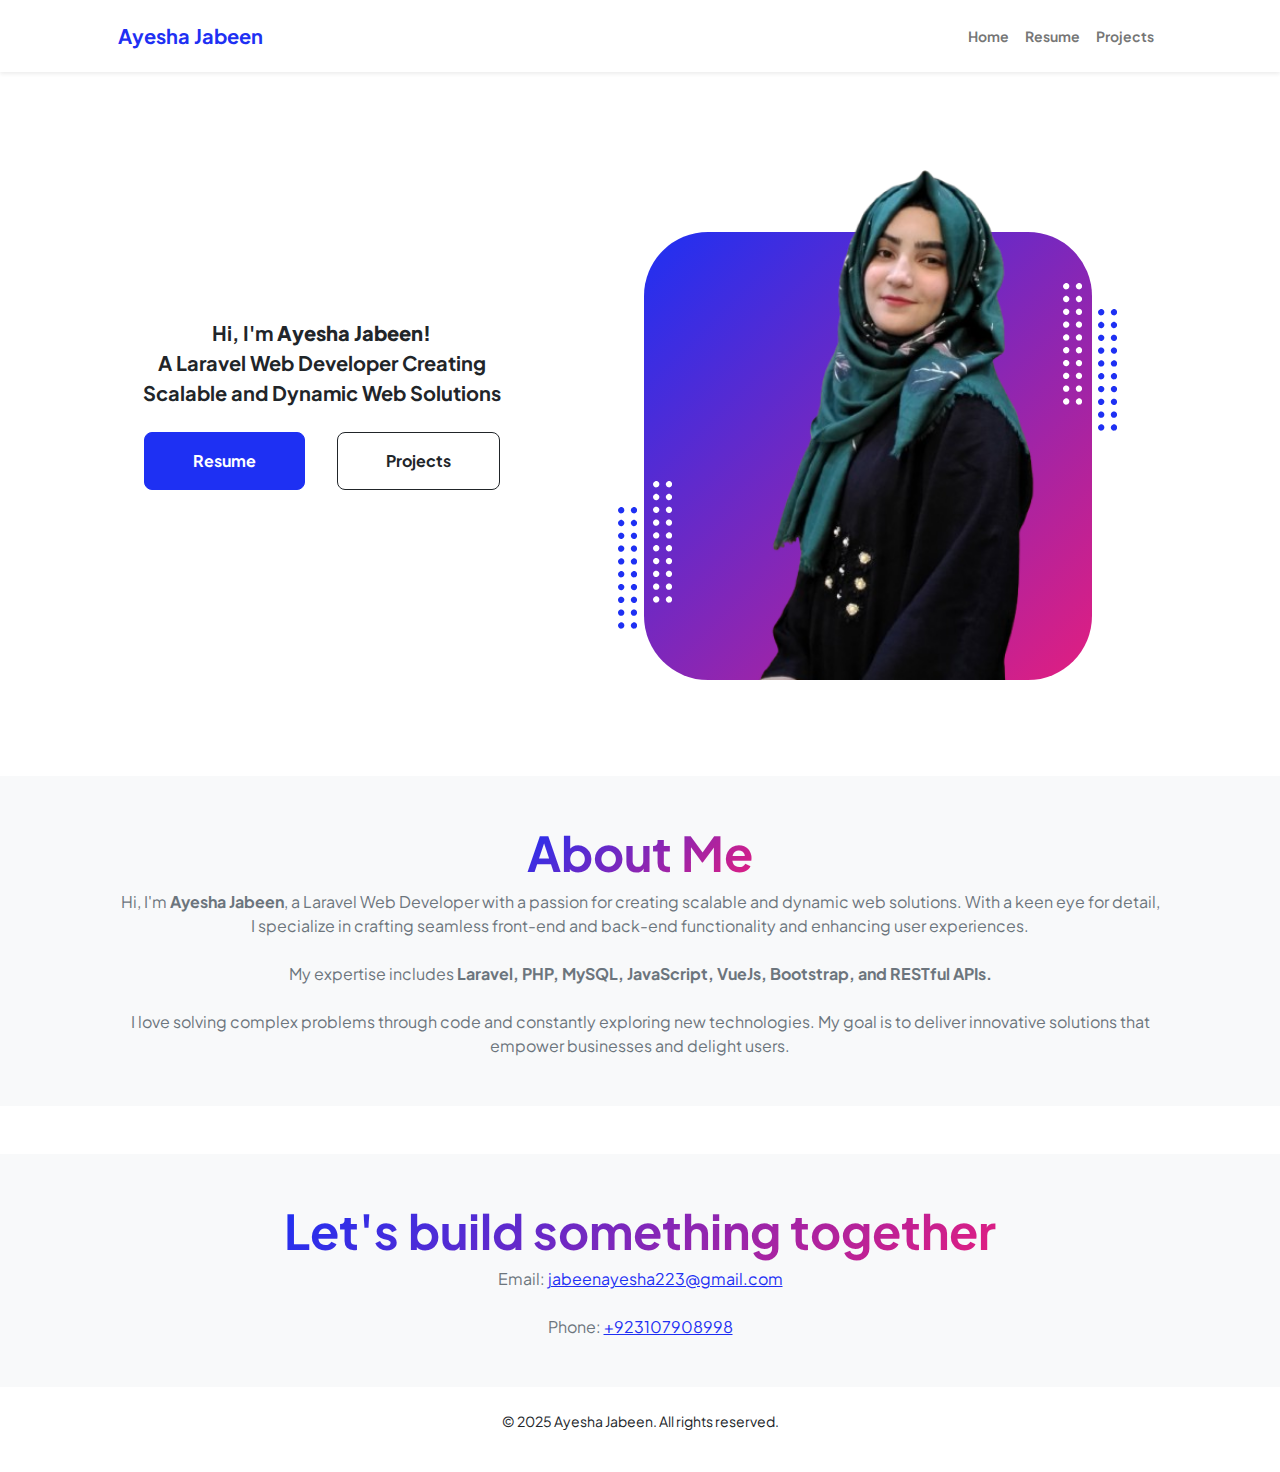
<file: index.html>
<!DOCTYPE html>
<html lang="en">
    <head>
        <meta charset="utf-8" />
        <meta name="viewport" content="width=device-width, initial-scale=1, shrink-to-fit=no" />
        <meta name="description" content="" />
        <meta name="author" content="" />
        <title>Portfolio - Home</title>
        <!-- Favicon-->
        <link rel="icon" type="image/x-icon" href="assets/portfolio.png" />
        <!-- Custom Google font-->
        <link rel="preconnect" href="https://fonts.googleapis.com" />
        <link rel="preconnect" href="https://fonts.gstatic.com" crossorigin />
        <link href="https://fonts.googleapis.com/css2?family=Plus+Jakarta+Sans:wght@100;200;300;400;500;600;700;800;900&amp;display=swap" rel="stylesheet" />
        <!-- Bootstrap icons-->
        <link href="https://cdn.jsdelivr.net/npm/bootstrap-icons@1.8.1/font/bootstrap-icons.css" rel="stylesheet" />
        <!-- Core theme CSS (includes Bootstrap)-->
        <link href="css/styles.css" rel="stylesheet" />
    </head>
    <body class="d-flex flex-column h-100">
        <main class="flex-shrink-0">
            <button
            type="button"
            class="btn btn-primary btn-floating btn-lg"
            id="btn-back-to-top"
            >
            <i class="bi bi-arrow-up"></i>
            </button>
            <div id="navbar"></div>
            <!-- Header-->
            <header class="py-5">
                <div class="container px-5 pb-5">
                    <div class="row gx-5 align-items-center">
                        <div class="col-lg-5">
                            <!-- Header text content-->
                            <div class="text-center text-xxl-start">
                                <div class="text-center fw-bold my-4 fs-5">
                                    Hi, I'm <strong class="text-dark">Ayesha Jabeen!</strong> <br>A Laravel Web Developer Creating Scalable and Dynamic Web Solutions
                                </div>
                                <div class="d-grid gap-3 d-sm-flex justify-content-sm-center justify-content-xxl-start mb-3">
                                    <a class="btn btn-primary btn-lg px-5 py-3 me-sm-3 fs-6 fw-bolder" href="resume.html">Resume</a>
                                    <a class="btn btn-outline-dark btn-lg px-5 py-3 fs-6 fw-bolder" href="projects.html">Projects</a>
                                </div>
                            </div>
                        </div>
                        <div class="col-lg-7">
                            <!-- Header profile picture-->
                            <div class="d-flex justify-content-center mt-5 mt-xxl-0">
                                <div class="profile bg-gradient-primary-to-secondary">
                                    <img class="profile-img" src="assets/myPhoto.png" alt="..." />
                                    <div class="dots-1">
                                        <!-- SVG Dots-->
                                        <svg version="1.1" xmlns="http://www.w3.org/2000/svg" xmlns:xlink="http://www.w3.org/1999/xlink" x="0px" y="0px" viewBox="0 0 191.6 1215.4" style="enable-background: new 0 0 191.6 1215.4" xml:space="preserve">
                                            <g transform="translate(0.000000,1280.000000) scale(0.100000,-0.100000)">
                                                <path d="M227.7,12788.6c-105-35-200-141-222-248c-43-206,163-412,369-369c155,32,275,190,260,339c-11,105-90,213-190,262        C383.7,12801.6,289.7,12808.6,227.7,12788.6z"></path>
                                                <path d="M1507.7,12788.6c-151-50-253-216-222-362c25-119,136-230,254-255c194-41,395,142,375,339c-11,105-90,213-190,262        C1663.7,12801.6,1569.7,12808.6,1507.7,12788.6z"></path>
                                                <path d="M227.7,11508.6c-105-35-200-141-222-248c-43-206,163-412,369-369c155,32,275,190,260,339c-11,105-90,213-190,262        C383.7,11521.6,289.7,11528.6,227.7,11508.6z"></path>
                                                <path d="M1507.7,11508.6c-151-50-253-216-222-362c25-119,136-230,254-255c194-41,395,142,375,339c-11,105-90,213-190,262        C1663.7,11521.6,1569.7,11528.6,1507.7,11508.6z"></path>
                                                <path d="M227.7,10228.6c-105-35-200-141-222-248c-43-206,163-412,369-369c155,32,275,190,260,339c-11,105-90,213-190,262        C383.7,10241.6,289.7,10248.6,227.7,10228.6z"></path>
                                                <path d="M1507.7,10228.6c-105-35-200-141-222-248c-43-206,163-412,369-369c155,32,275,190,260,339c-11,105-90,213-190,262        C1663.7,10241.6,1569.7,10248.6,1507.7,10228.6z"></path>
                                                <path d="M227.7,8948.6c-105-35-200-141-222-248c-43-206,163-412,369-369c155,32,275,190,260,339c-11,105-90,213-190,262        C383.7,8961.6,289.7,8968.6,227.7,8948.6z"></path>
                                                <path d="M1507.7,8948.6c-105-35-200-141-222-248c-43-206,163-412,369-369c155,32,275,190,260,339c-11,105-90,213-190,262        C1663.7,8961.6,1569.7,8968.6,1507.7,8948.6z"></path>
                                                <path d="M227.7,7668.6c-105-35-200-141-222-248c-43-206,163-412,369-369c155,32,275,190,260,339c-11,105-90,213-190,262        C383.7,7681.6,289.7,7688.6,227.7,7668.6z"></path>
                                                <path d="M1507.7,7668.6c-105-35-200-141-222-248c-43-206,163-412,369-369c155,32,275,190,260,339c-11,105-90,213-190,262        C1663.7,7681.6,1569.7,7688.6,1507.7,7668.6z"></path>
                                                <path d="M227.7,6388.6c-105-35-200-141-222-248c-43-206,163-412,369-369c155,32,275,190,260,339c-11,105-90,213-190,262        C383.7,6401.6,289.7,6408.6,227.7,6388.6z"></path>
                                                <path d="M1507.7,6388.6c-105-35-200-141-222-248c-43-206,163-412,369-369c155,32,275,190,260,339c-11,105-90,213-190,262        C1663.7,6401.6,1569.7,6408.6,1507.7,6388.6z"></path>
                                                <path d="M227.7,5108.6c-105-35-200-141-222-248c-43-206,163-412,369-369c155,32,275,190,260,339c-11,105-90,213-190,262        C383.7,5121.6,289.7,5128.6,227.7,5108.6z"></path>
                                                <path d="M1507.7,5108.6c-105-35-200-141-222-248c-43-206,163-412,369-369c155,32,275,190,260,339c-11,105-90,213-190,262        C1663.7,5121.6,1569.7,5128.6,1507.7,5108.6z"></path>
                                                <path d="M227.7,3828.6c-105-35-200-141-222-248c-43-206,163-412,369-369c155,32,275,190,260,339c-11,105-90,213-190,262        C383.7,3841.6,289.7,3848.6,227.7,3828.6z"></path>
                                                <path d="M1507.7,3828.6c-105-35-200-141-222-248c-43-206,163-412,369-369c155,32,275,190,260,339c-11,105-90,213-190,262        C1663.7,3841.6,1569.7,3848.6,1507.7,3828.6z"></path>
                                                <path d="M227.7,2548.6c-105-35-200-141-222-248c-43-206,163-412,369-369c155,32,275,190,260,339c-11,105-90,213-190,262        C383.7,2561.6,289.7,2568.6,227.7,2548.6z"></path>
                                                <path d="M1507.7,2548.6c-105-35-200-141-222-248c-43-206,163-412,369-369c155,32,275,190,260,339c-11,105-90,213-190,262        C1663.7,2561.6,1569.7,2568.6,1507.7,2548.6z"></path>
                                                <path d="M227.7,1268.6c-105-35-200-141-222-248c-43-206,163-412,369-369c155,32,275,190,260,339c-11,105-90,213-190,262        C383.7,1281.6,289.7,1288.6,227.7,1268.6z"></path>
                                                <path d="M1507.7,1268.6c-105-35-200-141-222-248c-43-206,163-412,369-369c155,32,275,190,260,339c-11,105-90,213-190,262        C1663.7,1281.6,1569.7,1288.6,1507.7,1268.6z"></path>
                                            </g>
                                        </svg>
                                        <!-- END of SVG dots-->
                                    </div>
                                    <div class="dots-2">
                                        <!-- SVG Dots-->
                                        <svg version="1.1" xmlns="http://www.w3.org/2000/svg" xmlns:xlink="http://www.w3.org/1999/xlink" x="0px" y="0px" viewBox="0 0 191.6 1215.4" style="enable-background: new 0 0 191.6 1215.4" xml:space="preserve">
                                            <g transform="translate(0.000000,1280.000000) scale(0.100000,-0.100000)">
                                                <path d="M227.7,12788.6c-105-35-200-141-222-248c-43-206,163-412,369-369c155,32,275,190,260,339c-11,105-90,213-190,262        C383.7,12801.6,289.7,12808.6,227.7,12788.6z"></path>
                                                <path d="M1507.7,12788.6c-151-50-253-216-222-362c25-119,136-230,254-255c194-41,395,142,375,339c-11,105-90,213-190,262        C1663.7,12801.6,1569.7,12808.6,1507.7,12788.6z"></path>
                                                <path d="M227.7,11508.6c-105-35-200-141-222-248c-43-206,163-412,369-369c155,32,275,190,260,339c-11,105-90,213-190,262        C383.7,11521.6,289.7,11528.6,227.7,11508.6z"></path>
                                                <path d="M1507.7,11508.6c-151-50-253-216-222-362c25-119,136-230,254-255c194-41,395,142,375,339c-11,105-90,213-190,262        C1663.7,11521.6,1569.7,11528.6,1507.7,11508.6z"></path>
                                                <path d="M227.7,10228.6c-105-35-200-141-222-248c-43-206,163-412,369-369c155,32,275,190,260,339c-11,105-90,213-190,262        C383.7,10241.6,289.7,10248.6,227.7,10228.6z"></path>
                                                <path d="M1507.7,10228.6c-105-35-200-141-222-248c-43-206,163-412,369-369c155,32,275,190,260,339c-11,105-90,213-190,262        C1663.7,10241.6,1569.7,10248.6,1507.7,10228.6z"></path>
                                                <path d="M227.7,8948.6c-105-35-200-141-222-248c-43-206,163-412,369-369c155,32,275,190,260,339c-11,105-90,213-190,262        C383.7,8961.6,289.7,8968.6,227.7,8948.6z"></path>
                                                <path d="M1507.7,8948.6c-105-35-200-141-222-248c-43-206,163-412,369-369c155,32,275,190,260,339c-11,105-90,213-190,262        C1663.7,8961.6,1569.7,8968.6,1507.7,8948.6z"></path>
                                                <path d="M227.7,7668.6c-105-35-200-141-222-248c-43-206,163-412,369-369c155,32,275,190,260,339c-11,105-90,213-190,262        C383.7,7681.6,289.7,7688.6,227.7,7668.6z"></path>
                                                <path d="M1507.7,7668.6c-105-35-200-141-222-248c-43-206,163-412,369-369c155,32,275,190,260,339c-11,105-90,213-190,262        C1663.7,7681.6,1569.7,7688.6,1507.7,7668.6z"></path>
                                                <path d="M227.7,6388.6c-105-35-200-141-222-248c-43-206,163-412,369-369c155,32,275,190,260,339c-11,105-90,213-190,262        C383.7,6401.6,289.7,6408.6,227.7,6388.6z"></path>
                                                <path d="M1507.7,6388.6c-105-35-200-141-222-248c-43-206,163-412,369-369c155,32,275,190,260,339c-11,105-90,213-190,262        C1663.7,6401.6,1569.7,6408.6,1507.7,6388.6z"></path>
                                                <path d="M227.7,5108.6c-105-35-200-141-222-248c-43-206,163-412,369-369c155,32,275,190,260,339c-11,105-90,213-190,262        C383.7,5121.6,289.7,5128.6,227.7,5108.6z"></path>
                                                <path d="M1507.7,5108.6c-105-35-200-141-222-248c-43-206,163-412,369-369c155,32,275,190,260,339c-11,105-90,213-190,262        C1663.7,5121.6,1569.7,5128.6,1507.7,5108.6z"></path>
                                                <path d="M227.7,3828.6c-105-35-200-141-222-248c-43-206,163-412,369-369c155,32,275,190,260,339c-11,105-90,213-190,262        C383.7,3841.6,289.7,3848.6,227.7,3828.6z"></path>
                                                <path d="M1507.7,3828.6c-105-35-200-141-222-248c-43-206,163-412,369-369c155,32,275,190,260,339c-11,105-90,213-190,262        C1663.7,3841.6,1569.7,3848.6,1507.7,3828.6z"></path>
                                                <path d="M227.7,2548.6c-105-35-200-141-222-248c-43-206,163-412,369-369c155,32,275,190,260,339c-11,105-90,213-190,262        C383.7,2561.6,289.7,2568.6,227.7,2548.6z"></path>
                                                <path d="M1507.7,2548.6c-105-35-200-141-222-248c-43-206,163-412,369-369c155,32,275,190,260,339c-11,105-90,213-190,262        C1663.7,2561.6,1569.7,2568.6,1507.7,2548.6z"></path>
                                                <path d="M227.7,1268.6c-105-35-200-141-222-248c-43-206,163-412,369-369c155,32,275,190,260,339c-11,105-90,213-190,262        C383.7,1281.6,289.7,1288.6,227.7,1268.6z"></path>
                                                <path d="M1507.7,1268.6c-105-35-200-141-222-248c-43-206,163-412,369-369c155,32,275,190,260,339c-11,105-90,213-190,262        C1663.7,1281.6,1569.7,1288.6,1507.7,1268.6z"></path>
                                            </g>
                                        </svg>
                                        <!-- END of SVG dots-->
                                    </div>
                                    <div class="dots-3">
                                        <!-- SVG Dots-->
                                        <svg version="1.1" xmlns="http://www.w3.org/2000/svg" xmlns:xlink="http://www.w3.org/1999/xlink" x="0px" y="0px" viewBox="0 0 191.6 1215.4" style="enable-background: new 0 0 191.6 1215.4" xml:space="preserve">
                                            <g transform="translate(0.000000,1280.000000) scale(0.100000,-0.100000)">
                                                <path d="M227.7,12788.6c-105-35-200-141-222-248c-43-206,163-412,369-369c155,32,275,190,260,339c-11,105-90,213-190,262        C383.7,12801.6,289.7,12808.6,227.7,12788.6z"></path>
                                                <path d="M1507.7,12788.6c-151-50-253-216-222-362c25-119,136-230,254-255c194-41,395,142,375,339c-11,105-90,213-190,262        C1663.7,12801.6,1569.7,12808.6,1507.7,12788.6z"></path>
                                                <path d="M227.7,11508.6c-105-35-200-141-222-248c-43-206,163-412,369-369c155,32,275,190,260,339c-11,105-90,213-190,262        C383.7,11521.6,289.7,11528.6,227.7,11508.6z"></path>
                                                <path d="M1507.7,11508.6c-151-50-253-216-222-362c25-119,136-230,254-255c194-41,395,142,375,339c-11,105-90,213-190,262        C1663.7,11521.6,1569.7,11528.6,1507.7,11508.6z"></path>
                                                <path d="M227.7,10228.6c-105-35-200-141-222-248c-43-206,163-412,369-369c155,32,275,190,260,339c-11,105-90,213-190,262        C383.7,10241.6,289.7,10248.6,227.7,10228.6z"></path>
                                                <path d="M1507.7,10228.6c-105-35-200-141-222-248c-43-206,163-412,369-369c155,32,275,190,260,339c-11,105-90,213-190,262        C1663.7,10241.6,1569.7,10248.6,1507.7,10228.6z"></path>
                                                <path d="M227.7,8948.6c-105-35-200-141-222-248c-43-206,163-412,369-369c155,32,275,190,260,339c-11,105-90,213-190,262        C383.7,8961.6,289.7,8968.6,227.7,8948.6z"></path>
                                                <path d="M1507.7,8948.6c-105-35-200-141-222-248c-43-206,163-412,369-369c155,32,275,190,260,339c-11,105-90,213-190,262        C1663.7,8961.6,1569.7,8968.6,1507.7,8948.6z"></path>
                                                <path d="M227.7,7668.6c-105-35-200-141-222-248c-43-206,163-412,369-369c155,32,275,190,260,339c-11,105-90,213-190,262        C383.7,7681.6,289.7,7688.6,227.7,7668.6z"></path>
                                                <path d="M1507.7,7668.6c-105-35-200-141-222-248c-43-206,163-412,369-369c155,32,275,190,260,339c-11,105-90,213-190,262        C1663.7,7681.6,1569.7,7688.6,1507.7,7668.6z"></path>
                                                <path d="M227.7,6388.6c-105-35-200-141-222-248c-43-206,163-412,369-369c155,32,275,190,260,339c-11,105-90,213-190,262        C383.7,6401.6,289.7,6408.6,227.7,6388.6z"></path>
                                                <path d="M1507.7,6388.6c-105-35-200-141-222-248c-43-206,163-412,369-369c155,32,275,190,260,339c-11,105-90,213-190,262        C1663.7,6401.6,1569.7,6408.6,1507.7,6388.6z"></path>
                                                <path d="M227.7,5108.6c-105-35-200-141-222-248c-43-206,163-412,369-369c155,32,275,190,260,339c-11,105-90,213-190,262        C383.7,5121.6,289.7,5128.6,227.7,5108.6z"></path>
                                                <path d="M1507.7,5108.6c-105-35-200-141-222-248c-43-206,163-412,369-369c155,32,275,190,260,339c-11,105-90,213-190,262        C1663.7,5121.6,1569.7,5128.6,1507.7,5108.6z"></path>
                                                <path d="M227.7,3828.6c-105-35-200-141-222-248c-43-206,163-412,369-369c155,32,275,190,260,339c-11,105-90,213-190,262        C383.7,3841.6,289.7,3848.6,227.7,3828.6z"></path>
                                                <path d="M1507.7,3828.6c-105-35-200-141-222-248c-43-206,163-412,369-369c155,32,275,190,260,339c-11,105-90,213-190,262        C1663.7,3841.6,1569.7,3848.6,1507.7,3828.6z"></path>
                                                <path d="M227.7,2548.6c-105-35-200-141-222-248c-43-206,163-412,369-369c155,32,275,190,260,339c-11,105-90,213-190,262        C383.7,2561.6,289.7,2568.6,227.7,2548.6z"></path>
                                                <path d="M1507.7,2548.6c-105-35-200-141-222-248c-43-206,163-412,369-369c155,32,275,190,260,339c-11,105-90,213-190,262        C1663.7,2561.6,1569.7,2568.6,1507.7,2548.6z"></path>
                                                <path d="M227.7,1268.6c-105-35-200-141-222-248c-43-206,163-412,369-369c155,32,275,190,260,339c-11,105-90,213-190,262        C383.7,1281.6,289.7,1288.6,227.7,1268.6z"></path>
                                                <path d="M1507.7,1268.6c-105-35-200-141-222-248c-43-206,163-412,369-369c155,32,275,190,260,339c-11,105-90,213-190,262        C1663.7,1281.6,1569.7,1288.6,1507.7,1268.6z"></path>
                                            </g>
                                        </svg>
                                        <!-- END of SVG dots-->
                                    </div>
                                    <div class="dots-4">
                                        <!-- SVG Dots-->
                                        <svg version="1.1" xmlns="http://www.w3.org/2000/svg" xmlns:xlink="http://www.w3.org/1999/xlink" x="0px" y="0px" viewBox="0 0 191.6 1215.4" style="enable-background: new 0 0 191.6 1215.4" xml:space="preserve">
                                            <g transform="translate(0.000000,1280.000000) scale(0.100000,-0.100000)">
                                                <path d="M227.7,12788.6c-105-35-200-141-222-248c-43-206,163-412,369-369c155,32,275,190,260,339c-11,105-90,213-190,262        C383.7,12801.6,289.7,12808.6,227.7,12788.6z"></path>
                                                <path d="M1507.7,12788.6c-151-50-253-216-222-362c25-119,136-230,254-255c194-41,395,142,375,339c-11,105-90,213-190,262        C1663.7,12801.6,1569.7,12808.6,1507.7,12788.6z"></path>
                                                <path d="M227.7,11508.6c-105-35-200-141-222-248c-43-206,163-412,369-369c155,32,275,190,260,339c-11,105-90,213-190,262        C383.7,11521.6,289.7,11528.6,227.7,11508.6z"></path>
                                                <path d="M1507.7,11508.6c-151-50-253-216-222-362c25-119,136-230,254-255c194-41,395,142,375,339c-11,105-90,213-190,262        C1663.7,11521.6,1569.7,11528.6,1507.7,11508.6z"></path>
                                                <path d="M227.7,10228.6c-105-35-200-141-222-248c-43-206,163-412,369-369c155,32,275,190,260,339c-11,105-90,213-190,262        C383.7,10241.6,289.7,10248.6,227.7,10228.6z"></path>
                                                <path d="M1507.7,10228.6c-105-35-200-141-222-248c-43-206,163-412,369-369c155,32,275,190,260,339c-11,105-90,213-190,262        C1663.7,10241.6,1569.7,10248.6,1507.7,10228.6z"></path>
                                                <path d="M227.7,8948.6c-105-35-200-141-222-248c-43-206,163-412,369-369c155,32,275,190,260,339c-11,105-90,213-190,262        C383.7,8961.6,289.7,8968.6,227.7,8948.6z"></path>
                                                <path d="M1507.7,8948.6c-105-35-200-141-222-248c-43-206,163-412,369-369c155,32,275,190,260,339c-11,105-90,213-190,262        C1663.7,8961.6,1569.7,8968.6,1507.7,8948.6z"></path>
                                                <path d="M227.7,7668.6c-105-35-200-141-222-248c-43-206,163-412,369-369c155,32,275,190,260,339c-11,105-90,213-190,262        C383.7,7681.6,289.7,7688.6,227.7,7668.6z"></path>
                                                <path d="M1507.7,7668.6c-105-35-200-141-222-248c-43-206,163-412,369-369c155,32,275,190,260,339c-11,105-90,213-190,262        C1663.7,7681.6,1569.7,7688.6,1507.7,7668.6z"></path>
                                                <path d="M227.7,6388.6c-105-35-200-141-222-248c-43-206,163-412,369-369c155,32,275,190,260,339c-11,105-90,213-190,262        C383.7,6401.6,289.7,6408.6,227.7,6388.6z"></path>
                                                <path d="M1507.7,6388.6c-105-35-200-141-222-248c-43-206,163-412,369-369c155,32,275,190,260,339c-11,105-90,213-190,262        C1663.7,6401.6,1569.7,6408.6,1507.7,6388.6z"></path>
                                                <path d="M227.7,5108.6c-105-35-200-141-222-248c-43-206,163-412,369-369c155,32,275,190,260,339c-11,105-90,213-190,262        C383.7,5121.6,289.7,5128.6,227.7,5108.6z"></path>
                                                <path d="M1507.7,5108.6c-105-35-200-141-222-248c-43-206,163-412,369-369c155,32,275,190,260,339c-11,105-90,213-190,262        C1663.7,5121.6,1569.7,5128.6,1507.7,5108.6z"></path>
                                                <path d="M227.7,3828.6c-105-35-200-141-222-248c-43-206,163-412,369-369c155,32,275,190,260,339c-11,105-90,213-190,262        C383.7,3841.6,289.7,3848.6,227.7,3828.6z"></path>
                                                <path d="M1507.7,3828.6c-105-35-200-141-222-248c-43-206,163-412,369-369c155,32,275,190,260,339c-11,105-90,213-190,262        C1663.7,3841.6,1569.7,3848.6,1507.7,3828.6z"></path>
                                                <path d="M227.7,2548.6c-105-35-200-141-222-248c-43-206,163-412,369-369c155,32,275,190,260,339c-11,105-90,213-190,262        C383.7,2561.6,289.7,2568.6,227.7,2548.6z"></path>
                                                <path d="M1507.7,2548.6c-105-35-200-141-222-248c-43-206,163-412,369-369c155,32,275,190,260,339c-11,105-90,213-190,262        C1663.7,2561.6,1569.7,2568.6,1507.7,2548.6z"></path>
                                                <path d="M227.7,1268.6c-105-35-200-141-222-248c-43-206,163-412,369-369c155,32,275,190,260,339c-11,105-90,213-190,262        C383.7,1281.6,289.7,1288.6,227.7,1268.6z"></path>
                                                <path d="M1507.7,1268.6c-105-35-200-141-222-248c-43-206,163-412,369-369c155,32,275,190,260,339c-11,105-90,213-190,262        C1663.7,1281.6,1569.7,1288.6,1507.7,1268.6z"></path>
                                            </g>
                                        </svg>
                                        <!-- END of SVG dots-->
                                    </div>
                                </div>
                            </div>
                        </div>
                    </div>
                </div>
            </header>
            <!-- About Section-->
            <section class="bg-light" id="aboutMe">
                <div class="container px-5">
                    <div class="row gx-5 justify-content-center">
                        <div class="col-xxl-8">
                            <div class="text-center my-5">
                                <h2 class="display-5 fw-bolder"><span class="text-gradient d-inline">About Me</span></h2>
                                <p class="text-muted fw-medium mb-4"> Hi, I'm <strong>Ayesha Jabeen</strong>, a Laravel Web Developer with a passion for creating scalable and dynamic web solutions. 
                                    With a keen eye for detail, I specialize in crafting seamless front-end and back-end functionality and enhancing user experiences.</p>
                                <p class="text-muted fw-medium mb-4">  My expertise includes <strong> Laravel, PHP, MySQL, JavaScript, VueJs, Bootstrap, and RESTful APIs.</strong> </p>
                                <p class="text-muted mb-4">I love solving complex problems through code and constantly exploring new technologies. 
                                    My goal is to deliver innovative solutions that empower businesses and delight users.
                               </p>
                                <!-- <div class="d-flex justify-content-center fs-2 gap-4">
                                    <a class="text-gradient" href="#!"><i class="bi bi-twitter"></i></a>
                                    <a class="text-gradient" href="#!"><i class="bi bi-linkedin"></i></a>
                                    <a class="text-gradient" href="#!"><i class="bi bi-github"></i></a>
                                </div> -->
                            </div>
                        </div>
                    </div>
                </div>
            </section>
            <!-- Contact Me -->
            <section class="bg-light mt-5" id="contactMe">
                <div class="container px-5">
                    <div class="row gx-5 justify-content-center">
                        <div class="col-xxl-8">
                            <div class="text-center my-5">
                                <h2 class="display-5 fw-bolder"><span class="text-gradient d-inline">Let's build something together</span></h2>
                                <p class="text-muted fw-medium mb-4"> Email: <a href="mailto:jabeenayesha223@gmail.com">jabeenayesha223@gmail.com</a></p>
                                <p class="text-muted mb-4">Phone: <a href="tel:+923107908998">+923107908998</a>
                               </p>
                            </div>
                        </div>
                    </div>
                </div>
            </section>
        </main>
      <div id="footer"></div>
        <!-- Bootstrap core JS-->
        <script src="https://cdn.jsdelivr.net/npm/bootstrap@5.2.3/dist/js/bootstrap.bundle.min.js"></script>
        <!-- Core theme JS-->
        <script src="js/scripts.js"></script>
       <script>
       </script>
    </body>
</html>
</file>
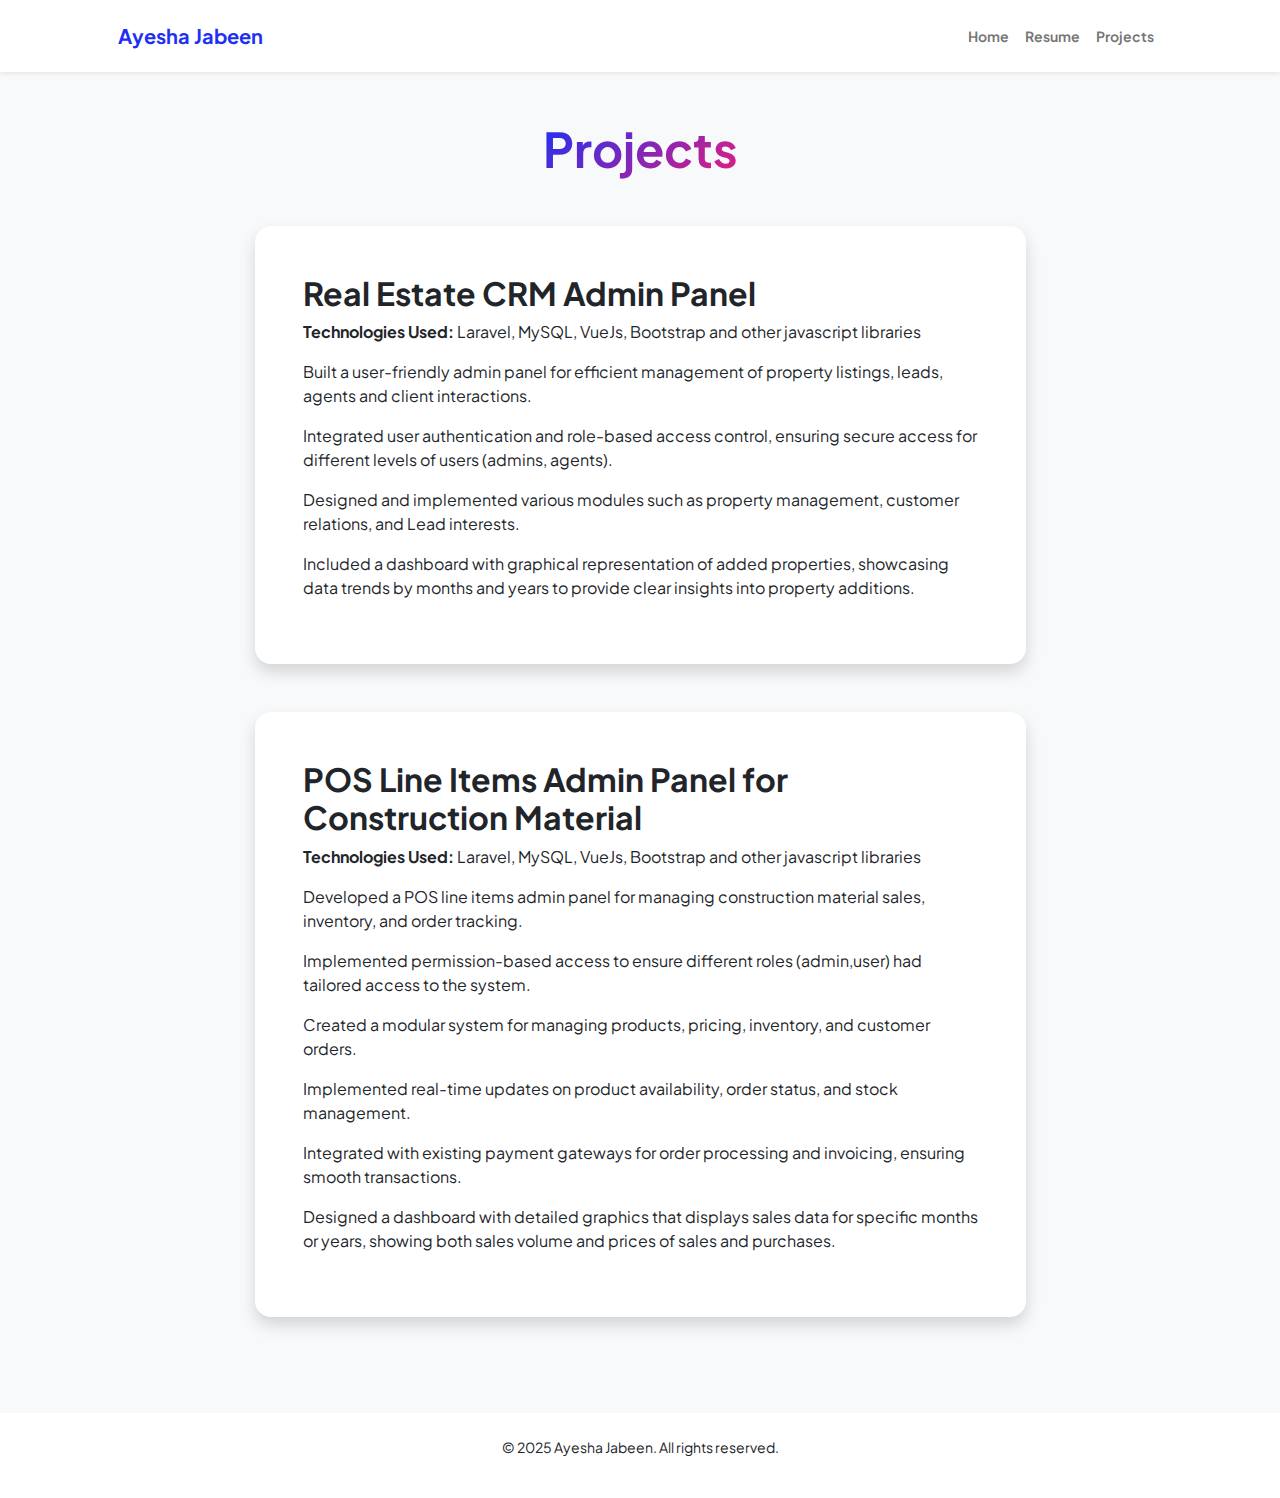
<file: projects.html>
<!DOCTYPE html>
<html lang="en">
  <head>
    <meta charset="utf-8" />
    <meta
      name="viewport"
      content="width=device-width, initial-scale=1, shrink-to-fit=no"
    />
    <meta name="description" content="" />
    <meta name="author" content="" />
    <title>Portfolio - Projects</title>
    <!-- Favicon-->
    <link rel="icon" type="image/x-icon" href="assets/portfolio.png" />
    <!-- Custom Google font-->
    <link rel="preconnect" href="https://fonts.googleapis.com" />
    <link rel="preconnect" href="https://fonts.gstatic.com" crossorigin />
    <link
      href="https://fonts.googleapis.com/css2?family=Plus+Jakarta+Sans:wght@100;200;300;400;500;600;700;800;900&amp;display=swap"
      rel="stylesheet"
    />
    <!-- Bootstrap icons-->
    <link
      href="https://cdn.jsdelivr.net/npm/bootstrap-icons@1.8.1/font/bootstrap-icons.css"
      rel="stylesheet"
    />
    <!-- Core theme CSS (includes Bootstrap)-->
    <link href="css/styles.css" rel="stylesheet" />
  </head>
  <body class="d-flex flex-column h-100 bg-light">
    <main class="flex-shrink-0">
      <button
        type="button"
        class="btn btn-primary btn-floating btn-lg"
        id="btn-back-to-top"
      >
        <i class="bi bi-arrow-up"></i>
      </button>
      <!-- Navigation-->
      <div id="navbar"></div>
      <!-- Projects Section-->
      <section class="py-5">
        <div class="container px-5 mb-5">
          <div class="text-center mb-5">
            <h1 class="display-5 fw-bolder mb-0">
              <span class="text-gradient d-inline">Projects</span>
            </h1>
          </div>
          <div class="row gx-5 justify-content-center">
            <div class="col-lg-11 col-xl-9 col-xxl-8">
              <!-- Project Card 1-->
              <div class="card overflow-hidden shadow rounded-4 border-0 mb-5">
                <div class="card-body p-0">
                  <div class="">
                    <div class="p-5">
                      <h2 class="fw-bolder">Real Estate CRM Admin Panel</h2>
                      <p>
                        <strong>Technologies Used:</strong> Laravel, MySQL,
                        VueJs, Bootstrap and other javascript libraries
                      </p>
                      <p>
                        Built a user-friendly admin panel for efficient
                        management of property listings, leads, agents and
                        client interactions.
                      </p>
                      <p>
                        Integrated user authentication and role-based access
                        control, ensuring secure access for different levels of
                        users (admins, agents).
                      </p>
                      <p>
                        Designed and implemented various modules such as
                        property management, customer relations, and Lead
                        interests.
                      </p>
                      <p>
                        Included a dashboard with graphical representation of
                        added properties, showcasing data trends by months and
                        years to provide clear insights into property additions.
                      </p>
                    </div>
                  </div>
                </div>
              </div>

              <!-- Project Card 2-->
              <div class="card overflow-hidden shadow rounded-4 border-0">
                <div class="card-body p-0">
                  <div class="p-5">
                    <h2 class="fw-bolder">
                      POS Line Items Admin Panel for Construction Material
                    </h2>
                    <p>
                      <strong>Technologies Used:</strong> Laravel, MySQL, VueJs,
                      Bootstrap and other javascript libraries
                    </p>
                    <p>
                      Developed a POS line items admin panel for managing
                      construction material sales, inventory, and order
                      tracking.
                    </p>
                    <p>
                      Implemented permission-based access to ensure different
                      roles (admin,user) had tailored access to the system.
                    </p>
                    <p>
                      Created a modular system for managing products, pricing,
                      inventory, and customer orders.
                    </p>
                    <p>
                      Implemented real-time updates on product availability,
                      order status, and stock management.
                    </p>
                    <p>
                      Integrated with existing payment gateways for order
                      processing and invoicing, ensuring smooth transactions.
                    </p>
                    <p>
                      Designed a dashboard with detailed graphics that displays
                      sales data for specific months or years, showing both
                      sales volume and prices of sales and purchases.
                    </p>
                  </div>
                </div>
              </div>
            </div>
          </div>
        </div>
      </section>
    </main>
    <!-- Footer-->
    <div id="footer"></div>
    <!-- Bootstrap core JS-->
    <script src="https://cdn.jsdelivr.net/npm/bootstrap@5.2.3/dist/js/bootstrap.bundle.min.js"></script>
    <!-- Core theme JS-->
    <script src="js/scripts.js"></script>
  </body>
</html>
</file>
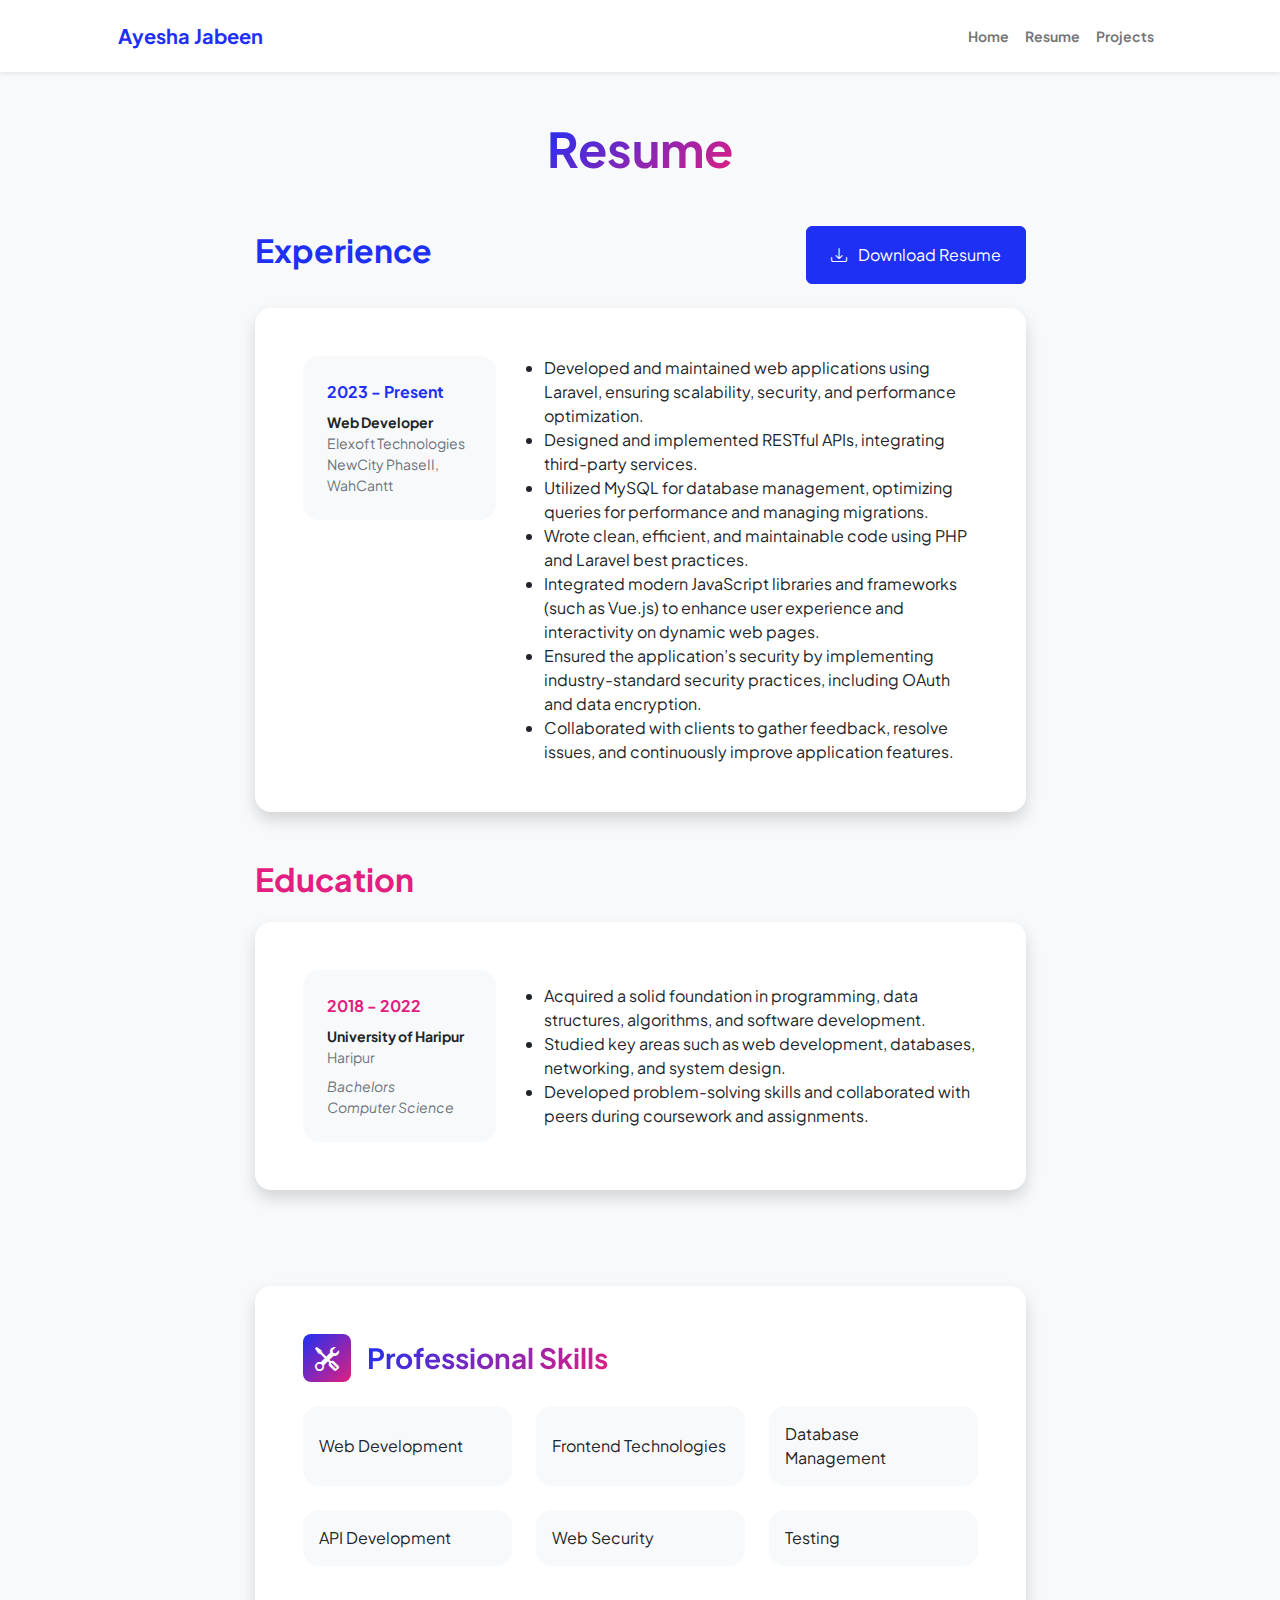
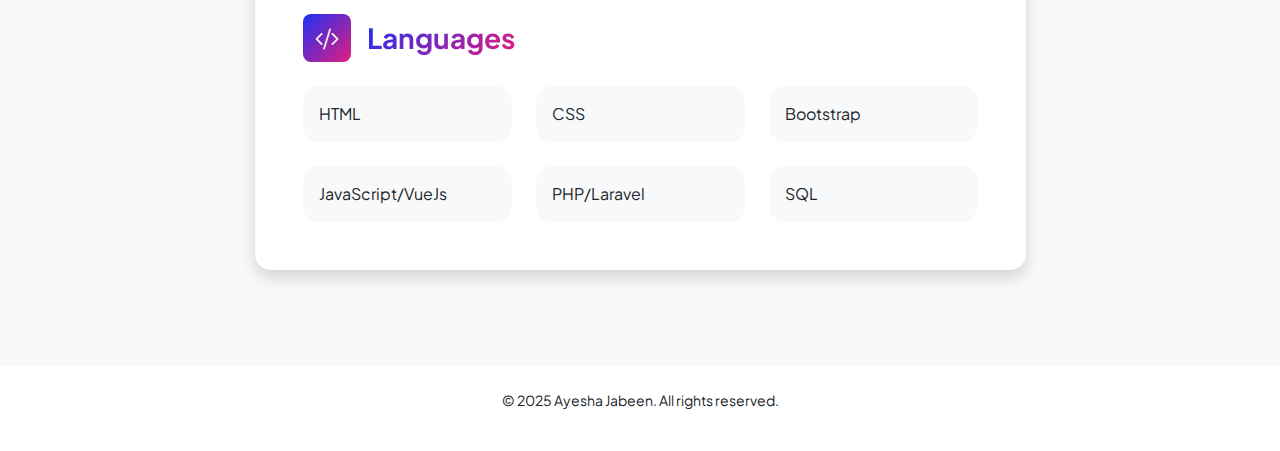
<file: resume.html>
<!DOCTYPE html>
<html lang="en">
  <head>
    <meta charset="utf-8" />
    <meta
      name="viewport"
      content="width=device-width, initial-scale=1, shrink-to-fit=no"
    />
    <meta name="description" content="" />
    <meta name="author" content="" />
    <title>Portfolio - Resume</title>
    <!-- Favicon-->
    <link rel="icon" type="image/x-icon" href="assets/portfolio.png" />
    <!-- Custom Google font-->
    <link rel="preconnect" href="https://fonts.googleapis.com" />
    <link rel="preconnect" href="https://fonts.gstatic.com" crossorigin />
    <link
      href="https://fonts.googleapis.com/css2?family=Plus+Jakarta+Sans:wght@100;200;300;400;500;600;700;800;900&amp;display=swap"
      rel="stylesheet"
    />
    <!-- Bootstrap icons-->
    <link
      href="https://cdn.jsdelivr.net/npm/bootstrap-icons@1.8.1/font/bootstrap-icons.css"
      rel="stylesheet"
    />
    <!-- Core theme CSS (includes Bootstrap)-->
    <link href="css/styles.css" rel="stylesheet" />
  </head>
  <body class="d-flex flex-column h-100 bg-light">
    <main class="flex-shrink-0">
      <button
        type="button"
        class="btn btn-primary btn-floating btn-lg"
        id="btn-back-to-top"
      >
        <i class="bi bi-arrow-up"></i>
      </button>
      <!-- Navigation-->
      <div id="navbar"></div>
      <!-- Page Content-->
      <div class="container px-5 my-5">
        <div class="text-center mb-5">
          <h1 class="display-5 fw-bolder mb-0">
            <span class="text-gradient d-inline">Resume</span>
          </h1>
        </div>
        <div class="row gx-5 justify-content-center">
          <div class="col-lg-11 col-xl-9 col-xxl-8">
            <!-- Experience Section-->
            <section>
              <div
                class="d-flex flex-column flex-md-row align-items-center justify-content-between mb-4 text-center"
              >
                <h2 class="text-primary fw-bolder mb-2">Experience</h2>
                <!-- Download resume button-->
                <a class="btn btn-primary px-4 py-3" href="resume.pdf" download="Ayesha_Jabeen_Resume.pdf">
                  <div class="d-inline-block bi bi-download me-2"></div>
                  Download Resume
                </a>
              </div>
              <!-- Experience Card 1-->
              <div class="card shadow border-0 rounded-4 mb-5">
                <div class="card-body p-5">
                  <div class="row gx-5">
                    <div
                      class="col-lg-4 text-center text-lg-start mb-4 mb-lg-0"
                    >
                      <div class="bg-light p-4 rounded-4">
                        <div class="text-primary fw-bolder mb-2">
                          2023 - Present
                        </div>
                        <div class="small fw-bolder">Web Developer</div>
                        <div class="small text-muted">Elexoft Technologies</div>
                        <div class="small text-muted">
                          NewCity PhaseII, WahCantt
                        </div>
                      </div>
                    </div>
                    <div class="col-lg-8">
                      <div>
                        <li>
                          Developed and maintained web applications using
                          Laravel, ensuring scalability, security, and
                          performance optimization.
                        </li>
                        <li>
                          Designed and implemented RESTful APIs, integrating
                          third-party services.
                        </li>
                        <li>
                          Utilized MySQL for database management, optimizing
                          queries for performance and managing migrations.
                        </li>
                        <li>
                          Wrote clean, efficient, and maintainable code using
                          PHP and Laravel best practices.
                        </li>
                        <li>
                          Integrated modern JavaScript libraries and frameworks
                          (such as Vue.js) to enhance user experience and
                          interactivity on dynamic web pages.
                        </li>
                        <li>
                          Ensured the application’s security by implementing
                          industry-standard security practices, including OAuth
                          and data encryption.
                        </li>
                        <li>
                          Collaborated with clients to gather feedback, resolve
                          issues, and continuously improve application features.
                        </li>
                      </div>
                    </div>
                  </div>
                </div>
              </div>
            </section>
            <!-- Education Section-->
            <section>
              <h2 class="text-secondary fw-bolder mb-4">Education</h2>
              <!-- Education Card 1-->
              <div class="card shadow border-0 rounded-4 mb-5">
                <div class="card-body p-5">
                  <div class="row align-items-center gx-5">
                    <div class="col text-center text-lg-start mb-4 mb-lg-0">
                      <div class="bg-light p-4 rounded-4">
                        <div class="text-secondary fw-bolder mb-2">
                          2018 - 2022
                        </div>
                        <div class="mb-2">
                          <div class="small fw-bolder">
                            University of Haripur
                          </div>
                          <div class="small text-muted">Haripur</div>
                        </div>
                        <div class="fst-italic">
                          <div class="small text-muted">Bachelors</div>
                          <div class="small text-muted">Computer Science</div>
                        </div>
                      </div>
                    </div>
                    <div class="col-lg-8">
                      <div>
                        <li>
                          Acquired a solid foundation in programming, data
                          structures, algorithms, and software development.
                        </li>
                        <li>
                          Studied key areas such as web development, databases,
                          networking, and system design.
                        </li>
                        <li>
                          Developed problem-solving skills and collaborated with
                          peers during coursework and assignments.
                        </li>
                      </div>
                    </div>
                  </div>
                </div>
              </div>
            </section>
            <!-- Divider-->
            <div class="pb-5"></div>
            <!-- Skills Section-->
            <section>
              <!-- Skillset Card-->
              <div class="card shadow border-0 rounded-4 mb-5">
                <div class="card-body p-5">
                  <!-- Professional skills list-->
                  <div class="mb-5">
                    <div class="d-flex align-items-center mb-4">
                      <div
                        class="feature bg-primary bg-gradient-primary-to-secondary text-white rounded-3 me-3"
                      >
                        <i class="bi bi-tools"></i>
                      </div>
                      <h3 class="fw-bolder mb-0">
                        <span class="text-gradient d-inline"
                          >Professional Skills</span
                        >
                      </h3>
                    </div>
                    <div class="row row-cols-1 row-cols-md-3 mb-4">
                      <div class="col mb-4 mb-md-0">
                        <div
                          class="d-flex align-items-center bg-light rounded-4 p-3 h-100"
                        >
                          Web Development
                        </div>
                      </div>
                      <div class="col mb-4 mb-md-0">
                        <div
                          class="d-flex align-items-center bg-light rounded-4 p-3 h-100"
                        >
                          Frontend Technologies
                        </div>
                      </div>
                      <div class="col">
                        <div
                          class="d-flex align-items-center bg-light rounded-4 p-3 h-100"
                        >
                          Database Management
                        </div>
                      </div>
                    </div>
                    <div class="row row-cols-1 row-cols-md-3">
                      <div class="col mb-4 mb-md-0">
                        <div
                          class="d-flex align-items-center bg-light rounded-4 p-3 h-100"
                        >
                          API Development
                        </div>
                      </div>
                      <div class="col mb-4 mb-md-0">
                        <div
                          class="d-flex align-items-center bg-light rounded-4 p-3 h-100"
                        >
                          Web Security
                        </div>
                      </div>
                      <div class="col mb-4 mb-md-0">
                        <div
                          class="d-flex align-items-center bg-light rounded-4 p-3 h-100"
                        >
                          Testing
                        </div>
                      </div>
                    </div>
                  </div>
                  <!-- Languages list-->
                  <div class="mb-0">
                    <div class="d-flex align-items-center mb-4">
                      <div
                        class="feature bg-primary bg-gradient-primary-to-secondary text-white rounded-3 me-3"
                      >
                        <i class="bi bi-code-slash"></i>
                      </div>
                      <h3 class="fw-bolder mb-0">
                        <span class="text-gradient d-inline">Languages</span>
                      </h3>
                    </div>
                    <div class="row row-cols-1 row-cols-md-3 mb-4">
                      <div class="col mb-4 mb-md-0">
                        <div
                          class="d-flex align-items-center bg-light rounded-4 p-3 h-100"
                        >
                          HTML
                        </div>
                      </div>
                      <div class="col mb-4 mb-md-0">
                        <div
                          class="d-flex align-items-center bg-light rounded-4 p-3 h-100"
                        >
                          CSS
                        </div>
                      </div>
                      <div class="col">
                        <div
                          class="d-flex align-items-center bg-light rounded-4 p-3 h-100"
                        >
                          Bootstrap
                        </div>
                      </div>
                    </div>
                    <div class="row row-cols-1 row-cols-md-3">
                      <div class="col mb-4 mb-md-0">
                        <div
                          class="d-flex align-items-center bg-light rounded-4 p-3 h-100"
                        >
                          JavaScript/VueJs
                        </div>
                      </div>
                      <div class="col mb-4 mb-md-0">
                        <div
                          class="d-flex align-items-center bg-light rounded-4 p-3 h-100"
                        >
                          PHP/Laravel
                        </div>
                      </div>
                      <div class="col mb-4 mb-md-0">
                        <div
                          class="d-flex align-items-center bg-light rounded-4 p-3 h-100"
                        >
                          SQL
                        </div>
                      </div>
                    </div>
                  </div>
                </div>
              </div>
            </section>
          </div>
        </div>
      </div>
    </main>
    <!-- Footer-->
    <div id="footer"></div>
    <!-- Bootstrap core JS-->
    <script src="https://cdn.jsdelivr.net/npm/bootstrap@5.2.3/dist/js/bootstrap.bundle.min.js"></script>
    <!-- Core theme JS-->
    <script src="js/scripts.js"></script>
  </body>
</html>
</file>
<file: css/styles.css>
@charset "UTF-8";
:root {
  --bs-blue: #1e30f3;
  --bs-indigo: #6610f2;
  --bs-purple: #6f42c1;
  --bs-pink: #e21e80;
  --bs-red: #dc3545;
  --bs-orange: #fd7e14;
  --bs-yellow: #ffc107;
  --bs-green: #198754;
  --bs-teal: #20c997;
  --bs-cyan: #0dcaf0;
  --bs-black: #000;
  --bs-white: #fff;
  --bs-gray: #6c757d;
  --bs-gray-dark: #343a40;
  --bs-gray-100: #f8f9fa;
  --bs-gray-200: #e9ecef;
  --bs-gray-300: #dee2e6;
  --bs-gray-400: #ced4da;
  --bs-gray-500: #adb5bd;
  --bs-gray-600: #6c757d;
  --bs-gray-700: #495057;
  --bs-gray-800: #343a40;
  --bs-gray-900: #212529;
  --bs-primary: #1e30f3;
  --bs-secondary: #e21e80;
  --bs-success: #198754;
  --bs-info: #0dcaf0;
  --bs-warning: #ffc107;
  --bs-danger: #dc3545;
  --bs-light: #f8f9fa;
  --bs-dark: #212529;
  --bs-primary-rgb: 30, 48, 243;
  --bs-secondary-rgb: 226, 30, 128;
  --bs-success-rgb: 25, 135, 84;
  --bs-info-rgb: 13, 202, 240;
  --bs-warning-rgb: 255, 193, 7;
  --bs-danger-rgb: 220, 53, 69;
  --bs-light-rgb: 248, 249, 250;
  --bs-dark-rgb: 33, 37, 41;
  --bs-white-rgb: 255, 255, 255;
  --bs-black-rgb: 0, 0, 0;
  --bs-body-color-rgb: 33, 37, 41;
  --bs-body-bg-rgb: 255, 255, 255;
  --bs-font-sans-serif: "Plus Jakarta Sans";
  --bs-font-monospace: SFMono-Regular, Menlo, Monaco, Consolas, "Liberation Mono", "Courier New", monospace;
  --bs-gradient: linear-gradient(180deg, rgba(255, 255, 255, 0.15), rgba(255, 255, 255, 0));
  --bs-body-font-family: var(--bs-font-sans-serif);
  --bs-body-font-size: 1rem;
  --bs-body-font-weight: 400;
  --bs-body-line-height: 1.5;
  --bs-body-color: #212529;
  --bs-body-bg: #fff;
  --bs-border-width: 1px;
  --bs-border-style: solid;
  --bs-border-color: #dee2e6;
  --bs-border-color-translucent: rgba(0, 0, 0, 0.175);
  --bs-border-radius: 0.375rem;
  --bs-border-radius-sm: 0.25rem;
  --bs-border-radius-lg: 0.5rem;
  --bs-border-radius-xl: 1rem;
  --bs-border-radius-2xl: 2rem;
  --bs-border-radius-pill: 50rem;
  --bs-link-color: #1e30f3;
  --bs-link-hover-color: #1826c2;
  --bs-code-color: #e21e80;
  --bs-highlight-bg: #fff3cd;
}

*,
*::before,
*::after {
  box-sizing: border-box;
}

@media (prefers-reduced-motion: no-preference) {
  :root {
    scroll-behavior: smooth;
  }
}

body {
  margin: 0;
  font-family: var(--bs-body-font-family);
  font-size: var(--bs-body-font-size);
  font-weight: var(--bs-body-font-weight);
  line-height: var(--bs-body-line-height);
  color: var(--bs-body-color);
  text-align: var(--bs-body-text-align);
  background-color: var(--bs-body-bg);
  -webkit-text-size-adjust: 100%;
  -webkit-tap-highlight-color: rgba(0, 0, 0, 0);
}

hr {
  margin: 1rem 0;
  color: inherit;
  border: 0;
  border-top: 1px solid;
  opacity: 0.25;
}

h6, .h6, h5, .h5, h4, .h4, h3, .h3, h2, .h2, h1, .h1 {
  margin-top: 0;
  margin-bottom: 0.5rem;
  font-weight: 500;
  line-height: 1.2;
}

h1, .h1 {
  font-size: calc(1.375rem + 1.5vw);
}
@media (min-width: 1200px) {
  h1, .h1 {
    font-size: 2.5rem;
  }
}

h2, .h2 {
  font-size: calc(1.325rem + 0.9vw);
}
@media (min-width: 1200px) {
  h2, .h2 {
    font-size: 2rem;
  }
}

h3, .h3 {
  font-size: calc(1.3rem + 0.6vw);
}
@media (min-width: 1200px) {
  h3, .h3 {
    font-size: 1.75rem;
  }
}

h4, .h4 {
  font-size: calc(1.275rem + 0.3vw);
}
@media (min-width: 1200px) {
  h4, .h4 {
    font-size: 1.5rem;
  }
}

h5, .h5 {
  font-size: 1.25rem;
}

h6, .h6 {
  font-size: 1rem;
}

p {
  margin-top: 0;
  margin-bottom: 1rem;
}

abbr[title] {
  -webkit-text-decoration: underline dotted;
          text-decoration: underline dotted;
  cursor: help;
  -webkit-text-decoration-skip-ink: none;
          text-decoration-skip-ink: none;
}

address {
  margin-bottom: 1rem;
  font-style: normal;
  line-height: inherit;
}

ol,
ul {
  padding-left: 2rem;
}

ol,
ul,
dl {
  margin-top: 0;
  margin-bottom: 1rem;
}

ol ol,
ul ul,
ol ul,
ul ol {
  margin-bottom: 0;
}

dt {
  font-weight: 700;
}

dd {
  margin-bottom: 0.5rem;
  margin-left: 0;
}

blockquote {
  margin: 0 0 1rem;
}

b,
strong {
  font-weight: bolder;
}

small, .small {
  font-size: 0.875em;
}

mark, .mark {
  padding: 0.1875em;
  background-color: var(--bs-highlight-bg);
}

sub,
sup {
  position: relative;
  font-size: 0.75em;
  line-height: 0;
  vertical-align: baseline;
}

sub {
  bottom: -0.25em;
}

sup {
  top: -0.5em;
}

a {
  color: var(--bs-link-color);
  text-decoration: underline;
}
a:hover {
  color: var(--bs-link-hover-color);
}

a:not([href]):not([class]), a:not([href]):not([class]):hover {
  color: inherit;
  text-decoration: none;
}

pre,
code,
kbd,
samp {
  font-family: var(--bs-font-monospace);
  font-size: 1em;
}

pre {
  display: block;
  margin-top: 0;
  margin-bottom: 1rem;
  overflow: auto;
  font-size: 0.875em;
}
pre code {
  font-size: inherit;
  color: inherit;
  word-break: normal;
}

code {
  font-size: 0.875em;
  color: var(--bs-code-color);
  word-wrap: break-word;
}
a > code {
  color: inherit;
}

kbd {
  padding: 0.1875rem 0.375rem;
  font-size: 0.875em;
  color: var(--bs-body-bg);
  background-color: var(--bs-body-color);
  border-radius: 0.25rem;
}
kbd kbd {
  padding: 0;
  font-size: 1em;
}

figure {
  margin: 0 0 1rem;
}

img,
svg {
  vertical-align: middle;
}

table {
  caption-side: bottom;
  border-collapse: collapse;
}

caption {
  padding-top: 0.5rem;
  padding-bottom: 0.5rem;
  color: #6c757d;
  text-align: left;
}

th {
  text-align: inherit;
  text-align: -webkit-match-parent;
}

thead,
tbody,
tfoot,
tr,
td,
th {
  border-color: inherit;
  border-style: solid;
  border-width: 0;
}

label {
  display: inline-block;
}

button {
  border-radius: 0;
}

button:focus:not(:focus-visible) {
  outline: 0;
}

input,
button,
select,
optgroup,
textarea {
  margin: 0;
  font-family: inherit;
  font-size: inherit;
  line-height: inherit;
}

button,
select {
  text-transform: none;
}

[role=button] {
  cursor: pointer;
}

select {
  word-wrap: normal;
}
select:disabled {
  opacity: 1;
}

[list]:not([type=date]):not([type=datetime-local]):not([type=month]):not([type=week]):not([type=time])::-webkit-calendar-picker-indicator {
  display: none !important;
}

button,
[type=button],
[type=reset],
[type=submit] {
  -webkit-appearance: button;
}
button:not(:disabled),
[type=button]:not(:disabled),
[type=reset]:not(:disabled),
[type=submit]:not(:disabled) {
  cursor: pointer;
}

::-moz-focus-inner {
  padding: 0;
  border-style: none;
}

textarea {
  resize: vertical;
}

fieldset {
  min-width: 0;
  padding: 0;
  margin: 0;
  border: 0;
}

legend {
  float: left;
  width: 100%;
  padding: 0;
  margin-bottom: 0.5rem;
  font-size: calc(1.275rem + 0.3vw);
  line-height: inherit;
}
@media (min-width: 1200px) {
  legend {
    font-size: 1.5rem;
  }
}
legend + * {
  clear: left;
}

::-webkit-datetime-edit-fields-wrapper,
::-webkit-datetime-edit-text,
::-webkit-datetime-edit-minute,
::-webkit-datetime-edit-hour-field,
::-webkit-datetime-edit-day-field,
::-webkit-datetime-edit-month-field,
::-webkit-datetime-edit-year-field {
  padding: 0;
}

::-webkit-inner-spin-button {
  height: auto;
}

[type=search] {
  outline-offset: -2px;
  -webkit-appearance: textfield;
}

/* rtl:raw:
[type="tel"],
[type="url"],
[type="email"],
[type="number"] {
  direction: ltr;
}
*/
::-webkit-search-decoration {
  -webkit-appearance: none;
}

::-webkit-color-swatch-wrapper {
  padding: 0;
}

::file-selector-button {
  font: inherit;
  -webkit-appearance: button;
}

output {
  display: inline-block;
}

iframe {
  border: 0;
}

summary {
  display: list-item;
  cursor: pointer;
}

progress {
  vertical-align: baseline;
}

[hidden] {
  display: none !important;
}

.lead {
  font-size: 1.25rem;
  font-weight: 300;
}

.display-1 {
  font-size: calc(1.625rem + 4.5vw);
  font-weight: 300;
  line-height: 1.2;
}
@media (min-width: 1200px) {
  .display-1 {
    font-size: 5rem;
  }
}

.display-2 {
  font-size: calc(1.575rem + 3.9vw);
  font-weight: 300;
  line-height: 1.2;
}
@media (min-width: 1200px) {
  .display-2 {
    font-size: 4.5rem;
  }
}

.display-3 {
  font-size: calc(1.525rem + 3.3vw);
  font-weight: 300;
  line-height: 1.2;
}
@media (min-width: 1200px) {
  .display-3 {
    font-size: 4rem;
  }
}

.display-4 {
  font-size: calc(1.475rem + 2.7vw);
  font-weight: 300;
  line-height: 1.2;
}
@media (min-width: 1200px) {
  .display-4 {
    font-size: 3.5rem;
  }
}

.display-5 {
  font-size: calc(1.425rem + 2.1vw);
  font-weight: 300;
  line-height: 1.2;
}
@media (min-width: 1200px) {
  .display-5 {
    font-size: 3rem;
  }
}

.display-6 {
  font-size: calc(1.375rem + 1.5vw);
  font-weight: 300;
  line-height: 1.2;
}
@media (min-width: 1200px) {
  .display-6 {
    font-size: 2.5rem;
  }
}

.list-unstyled {
  padding-left: 0;
  list-style: none;
}

.list-inline {
  padding-left: 0;
  list-style: none;
}

.list-inline-item {
  display: inline-block;
}
.list-inline-item:not(:last-child) {
  margin-right: 0.5rem;
}

.initialism {
  font-size: 0.875em;
  text-transform: uppercase;
}

.blockquote {
  margin-bottom: 1rem;
  font-size: 1.25rem;
}
.blockquote > :last-child {
  margin-bottom: 0;
}

.blockquote-footer {
  margin-top: -1rem;
  margin-bottom: 1rem;
  font-size: 0.875em;
  color: #6c757d;
}
.blockquote-footer::before {
  content: "— ";
}

.img-fluid {
  max-width: 100%;
  height: auto;
}

.img-thumbnail {
  padding: 0.25rem;
  background-color: #fff;
  border: 1px solid var(--bs-border-color);
  border-radius: 0.375rem;
  max-width: 100%;
  height: auto;
}

.figure {
  display: inline-block;
}

.figure-img {
  margin-bottom: 0.5rem;
  line-height: 1;
}

.figure-caption {
  font-size: 0.875em;
  color: #6c757d;
}

.container,
.container-fluid,
.container-xxl,
.container-xl,
.container-lg,
.container-md,
.container-sm {
  --bs-gutter-x: 1.5rem;
  --bs-gutter-y: 0;
  width: 100%;
  padding-right: calc(var(--bs-gutter-x) * 0.5);
  padding-left: calc(var(--bs-gutter-x) * 0.5);
  margin-right: auto;
  margin-left: auto;
}

@media (min-width: 576px) {
  .container-sm, .container {
    max-width: 540px;
  }
}
@media (min-width: 768px) {
  .container-md, .container-sm, .container {
    max-width: 720px;
  }
}
@media (min-width: 992px) {
  .container-lg, .container-md, .container-sm, .container {
    max-width: 960px;
  }
}
@media (min-width: 1200px) {
  .container-xl, .container-lg, .container-md, .container-sm, .container {
    max-width: 1140px;
  }
}
@media (min-width: 1400px) {
  .container-xxl, .container-xl, .container-lg, .container-md, .container-sm, .container {
    max-width: 1320px;
  }
}
.row {
  --bs-gutter-x: 1.5rem;
  --bs-gutter-y: 0;
  display: flex;
  flex-wrap: wrap;
  margin-top: calc(-1 * var(--bs-gutter-y));
  margin-right: calc(-0.5 * var(--bs-gutter-x));
  margin-left: calc(-0.5 * var(--bs-gutter-x));
}
.row > * {
  flex-shrink: 0;
  width: 100%;
  max-width: 100%;
  padding-right: calc(var(--bs-gutter-x) * 0.5);
  padding-left: calc(var(--bs-gutter-x) * 0.5);
  margin-top: var(--bs-gutter-y);
}

.col {
  flex: 1 0 0%;
}

.row-cols-auto > * {
  flex: 0 0 auto;
  width: auto;
}

.row-cols-1 > * {
  flex: 0 0 auto;
  width: 100%;
}

.row-cols-2 > * {
  flex: 0 0 auto;
  width: 50%;
}

.row-cols-3 > * {
  flex: 0 0 auto;
  width: 33.3333333333%;
}

.row-cols-4 > * {
  flex: 0 0 auto;
  width: 25%;
}

.row-cols-5 > * {
  flex: 0 0 auto;
  width: 20%;
}

.row-cols-6 > * {
  flex: 0 0 auto;
  width: 16.6666666667%;
}

.col-auto {
  flex: 0 0 auto;
  width: auto;
}

.col-1 {
  flex: 0 0 auto;
  width: 8.33333333%;
}

.col-2 {
  flex: 0 0 auto;
  width: 16.66666667%;
}

.col-3 {
  flex: 0 0 auto;
  width: 25%;
}

.col-4 {
  flex: 0 0 auto;
  width: 33.33333333%;
}

.col-5 {
  flex: 0 0 auto;
  width: 41.66666667%;
}

.col-6 {
  flex: 0 0 auto;
  width: 50%;
}

.col-7 {
  flex: 0 0 auto;
  width: 58.33333333%;
}

.col-8 {
  flex: 0 0 auto;
  width: 66.66666667%;
}

.col-9 {
  flex: 0 0 auto;
  width: 75%;
}

.col-10 {
  flex: 0 0 auto;
  width: 83.33333333%;
}

.col-11 {
  flex: 0 0 auto;
  width: 91.66666667%;
}

.col-12 {
  flex: 0 0 auto;
  width: 100%;
}

.offset-1 {
  margin-left: 8.33333333%;
}

.offset-2 {
  margin-left: 16.66666667%;
}

.offset-3 {
  margin-left: 25%;
}

.offset-4 {
  margin-left: 33.33333333%;
}

.offset-5 {
  margin-left: 41.66666667%;
}

.offset-6 {
  margin-left: 50%;
}

.offset-7 {
  margin-left: 58.33333333%;
}

.offset-8 {
  margin-left: 66.66666667%;
}

.offset-9 {
  margin-left: 75%;
}

.offset-10 {
  margin-left: 83.33333333%;
}

.offset-11 {
  margin-left: 91.66666667%;
}

.g-0,
.gx-0 {
  --bs-gutter-x: 0;
}

.g-0,
.gy-0 {
  --bs-gutter-y: 0;
}

.g-1,
.gx-1 {
  --bs-gutter-x: 0.25rem;
}

.g-1,
.gy-1 {
  --bs-gutter-y: 0.25rem;
}

.g-2,
.gx-2 {
  --bs-gutter-x: 0.5rem;
}

.g-2,
.gy-2 {
  --bs-gutter-y: 0.5rem;
}

.g-3,
.gx-3 {
  --bs-gutter-x: 1rem;
}

.g-3,
.gy-3 {
  --bs-gutter-y: 1rem;
}

.g-4,
.gx-4 {
  --bs-gutter-x: 1.5rem;
}

.g-4,
.gy-4 {
  --bs-gutter-y: 1.5rem;
}

.g-5,
.gx-5 {
  --bs-gutter-x: 3rem;
}

.g-5,
.gy-5 {
  --bs-gutter-y: 3rem;
}

@media (min-width: 576px) {
  .col-sm {
    flex: 1 0 0%;
  }
  .row-cols-sm-auto > * {
    flex: 0 0 auto;
    width: auto;
  }
  .row-cols-sm-1 > * {
    flex: 0 0 auto;
    width: 100%;
  }
  .row-cols-sm-2 > * {
    flex: 0 0 auto;
    width: 50%;
  }
  .row-cols-sm-3 > * {
    flex: 0 0 auto;
    width: 33.3333333333%;
  }
  .row-cols-sm-4 > * {
    flex: 0 0 auto;
    width: 25%;
  }
  .row-cols-sm-5 > * {
    flex: 0 0 auto;
    width: 20%;
  }
  .row-cols-sm-6 > * {
    flex: 0 0 auto;
    width: 16.6666666667%;
  }
  .col-sm-auto {
    flex: 0 0 auto;
    width: auto;
  }
  .col-sm-1 {
    flex: 0 0 auto;
    width: 8.33333333%;
  }
  .col-sm-2 {
    flex: 0 0 auto;
    width: 16.66666667%;
  }
  .col-sm-3 {
    flex: 0 0 auto;
    width: 25%;
  }
  .col-sm-4 {
    flex: 0 0 auto;
    width: 33.33333333%;
  }
  .col-sm-5 {
    flex: 0 0 auto;
    width: 41.66666667%;
  }
  .col-sm-6 {
    flex: 0 0 auto;
    width: 50%;
  }
  .col-sm-7 {
    flex: 0 0 auto;
    width: 58.33333333%;
  }
  .col-sm-8 {
    flex: 0 0 auto;
    width: 66.66666667%;
  }
  .col-sm-9 {
    flex: 0 0 auto;
    width: 75%;
  }
  .col-sm-10 {
    flex: 0 0 auto;
    width: 83.33333333%;
  }
  .col-sm-11 {
    flex: 0 0 auto;
    width: 91.66666667%;
  }
  .col-sm-12 {
    flex: 0 0 auto;
    width: 100%;
  }
  .offset-sm-0 {
    margin-left: 0;
  }
  .offset-sm-1 {
    margin-left: 8.33333333%;
  }
  .offset-sm-2 {
    margin-left: 16.66666667%;
  }
  .offset-sm-3 {
    margin-left: 25%;
  }
  .offset-sm-4 {
    margin-left: 33.33333333%;
  }
  .offset-sm-5 {
    margin-left: 41.66666667%;
  }
  .offset-sm-6 {
    margin-left: 50%;
  }
  .offset-sm-7 {
    margin-left: 58.33333333%;
  }
  .offset-sm-8 {
    margin-left: 66.66666667%;
  }
  .offset-sm-9 {
    margin-left: 75%;
  }
  .offset-sm-10 {
    margin-left: 83.33333333%;
  }
  .offset-sm-11 {
    margin-left: 91.66666667%;
  }
  .g-sm-0,
  .gx-sm-0 {
    --bs-gutter-x: 0;
  }
  .g-sm-0,
  .gy-sm-0 {
    --bs-gutter-y: 0;
  }
  .g-sm-1,
  .gx-sm-1 {
    --bs-gutter-x: 0.25rem;
  }
  .g-sm-1,
  .gy-sm-1 {
    --bs-gutter-y: 0.25rem;
  }
  .g-sm-2,
  .gx-sm-2 {
    --bs-gutter-x: 0.5rem;
  }
  .g-sm-2,
  .gy-sm-2 {
    --bs-gutter-y: 0.5rem;
  }
  .g-sm-3,
  .gx-sm-3 {
    --bs-gutter-x: 1rem;
  }
  .g-sm-3,
  .gy-sm-3 {
    --bs-gutter-y: 1rem;
  }
  .g-sm-4,
  .gx-sm-4 {
    --bs-gutter-x: 1.5rem;
  }
  .g-sm-4,
  .gy-sm-4 {
    --bs-gutter-y: 1.5rem;
  }
  .g-sm-5,
  .gx-sm-5 {
    --bs-gutter-x: 3rem;
  }
  .g-sm-5,
  .gy-sm-5 {
    --bs-gutter-y: 3rem;
  }
}
@media (min-width: 768px) {
  .col-md {
    flex: 1 0 0%;
  }
  .row-cols-md-auto > * {
    flex: 0 0 auto;
    width: auto;
  }
  .row-cols-md-1 > * {
    flex: 0 0 auto;
    width: 100%;
  }
  .row-cols-md-2 > * {
    flex: 0 0 auto;
    width: 50%;
  }
  .row-cols-md-3 > * {
    flex: 0 0 auto;
    width: 33.3333333333%;
  }
  .row-cols-md-4 > * {
    flex: 0 0 auto;
    width: 25%;
  }
  .row-cols-md-5 > * {
    flex: 0 0 auto;
    width: 20%;
  }
  .row-cols-md-6 > * {
    flex: 0 0 auto;
    width: 16.6666666667%;
  }
  .col-md-auto {
    flex: 0 0 auto;
    width: auto;
  }
  .col-md-1 {
    flex: 0 0 auto;
    width: 8.33333333%;
  }
  .col-md-2 {
    flex: 0 0 auto;
    width: 16.66666667%;
  }
  .col-md-3 {
    flex: 0 0 auto;
    width: 25%;
  }
  .col-md-4 {
    flex: 0 0 auto;
    width: 33.33333333%;
  }
  .col-md-5 {
    flex: 0 0 auto;
    width: 41.66666667%;
  }
  .col-md-6 {
    flex: 0 0 auto;
    width: 50%;
  }
  .col-md-7 {
    flex: 0 0 auto;
    width: 58.33333333%;
  }
  .col-md-8 {
    flex: 0 0 auto;
    width: 66.66666667%;
  }
  .col-md-9 {
    flex: 0 0 auto;
    width: 75%;
  }
  .col-md-10 {
    flex: 0 0 auto;
    width: 83.33333333%;
  }
  .col-md-11 {
    flex: 0 0 auto;
    width: 91.66666667%;
  }
  .col-md-12 {
    flex: 0 0 auto;
    width: 100%;
  }
  .offset-md-0 {
    margin-left: 0;
  }
  .offset-md-1 {
    margin-left: 8.33333333%;
  }
  .offset-md-2 {
    margin-left: 16.66666667%;
  }
  .offset-md-3 {
    margin-left: 25%;
  }
  .offset-md-4 {
    margin-left: 33.33333333%;
  }
  .offset-md-5 {
    margin-left: 41.66666667%;
  }
  .offset-md-6 {
    margin-left: 50%;
  }
  .offset-md-7 {
    margin-left: 58.33333333%;
  }
  .offset-md-8 {
    margin-left: 66.66666667%;
  }
  .offset-md-9 {
    margin-left: 75%;
  }
  .offset-md-10 {
    margin-left: 83.33333333%;
  }
  .offset-md-11 {
    margin-left: 91.66666667%;
  }
  .g-md-0,
  .gx-md-0 {
    --bs-gutter-x: 0;
  }
  .g-md-0,
  .gy-md-0 {
    --bs-gutter-y: 0;
  }
  .g-md-1,
  .gx-md-1 {
    --bs-gutter-x: 0.25rem;
  }
  .g-md-1,
  .gy-md-1 {
    --bs-gutter-y: 0.25rem;
  }
  .g-md-2,
  .gx-md-2 {
    --bs-gutter-x: 0.5rem;
  }
  .g-md-2,
  .gy-md-2 {
    --bs-gutter-y: 0.5rem;
  }
  .g-md-3,
  .gx-md-3 {
    --bs-gutter-x: 1rem;
  }
  .g-md-3,
  .gy-md-3 {
    --bs-gutter-y: 1rem;
  }
  .g-md-4,
  .gx-md-4 {
    --bs-gutter-x: 1.5rem;
  }
  .g-md-4,
  .gy-md-4 {
    --bs-gutter-y: 1.5rem;
  }
  .g-md-5,
  .gx-md-5 {
    --bs-gutter-x: 3rem;
  }
  .g-md-5,
  .gy-md-5 {
    --bs-gutter-y: 3rem;
  }
}
@media (min-width: 992px) {
  .col-lg {
    flex: 1 0 0%;
  }
  .row-cols-lg-auto > * {
    flex: 0 0 auto;
    width: auto;
  }
  .row-cols-lg-1 > * {
    flex: 0 0 auto;
    width: 100%;
  }
  .row-cols-lg-2 > * {
    flex: 0 0 auto;
    width: 50%;
  }
  .row-cols-lg-3 > * {
    flex: 0 0 auto;
    width: 33.3333333333%;
  }
  .row-cols-lg-4 > * {
    flex: 0 0 auto;
    width: 25%;
  }
  .row-cols-lg-5 > * {
    flex: 0 0 auto;
    width: 20%;
  }
  .row-cols-lg-6 > * {
    flex: 0 0 auto;
    width: 16.6666666667%;
  }
  .col-lg-auto {
    flex: 0 0 auto;
    width: auto;
  }
  .col-lg-1 {
    flex: 0 0 auto;
    width: 8.33333333%;
  }
  .col-lg-2 {
    flex: 0 0 auto;
    width: 16.66666667%;
  }
  .col-lg-3 {
    flex: 0 0 auto;
    width: 25%;
  }
  .col-lg-4 {
    flex: 0 0 auto;
    width: 33.33333333%;
  }
  .col-lg-5 {
    flex: 0 0 auto;
    width: 41.66666667%;
  }
  .col-lg-6 {
    flex: 0 0 auto;
    width: 50%;
  }
  .col-lg-7 {
    flex: 0 0 auto;
    width: 58.33333333%;
  }
  .col-lg-8 {
    flex: 0 0 auto;
    width: 66.66666667%;
  }
  .col-lg-9 {
    flex: 0 0 auto;
    width: 75%;
  }
  .col-lg-10 {
    flex: 0 0 auto;
    width: 83.33333333%;
  }
  .col-lg-11 {
    flex: 0 0 auto;
    width: 91.66666667%;
  }
  .col-lg-12 {
    flex: 0 0 auto;
    width: 100%;
  }
  .offset-lg-0 {
    margin-left: 0;
  }
  .offset-lg-1 {
    margin-left: 8.33333333%;
  }
  .offset-lg-2 {
    margin-left: 16.66666667%;
  }
  .offset-lg-3 {
    margin-left: 25%;
  }
  .offset-lg-4 {
    margin-left: 33.33333333%;
  }
  .offset-lg-5 {
    margin-left: 41.66666667%;
  }
  .offset-lg-6 {
    margin-left: 50%;
  }
  .offset-lg-7 {
    margin-left: 58.33333333%;
  }
  .offset-lg-8 {
    margin-left: 66.66666667%;
  }
  .offset-lg-9 {
    margin-left: 75%;
  }
  .offset-lg-10 {
    margin-left: 83.33333333%;
  }
  .offset-lg-11 {
    margin-left: 91.66666667%;
  }
  .g-lg-0,
  .gx-lg-0 {
    --bs-gutter-x: 0;
  }
  .g-lg-0,
  .gy-lg-0 {
    --bs-gutter-y: 0;
  }
  .g-lg-1,
  .gx-lg-1 {
    --bs-gutter-x: 0.25rem;
  }
  .g-lg-1,
  .gy-lg-1 {
    --bs-gutter-y: 0.25rem;
  }
  .g-lg-2,
  .gx-lg-2 {
    --bs-gutter-x: 0.5rem;
  }
  .g-lg-2,
  .gy-lg-2 {
    --bs-gutter-y: 0.5rem;
  }
  .g-lg-3,
  .gx-lg-3 {
    --bs-gutter-x: 1rem;
  }
  .g-lg-3,
  .gy-lg-3 {
    --bs-gutter-y: 1rem;
  }
  .g-lg-4,
  .gx-lg-4 {
    --bs-gutter-x: 1.5rem;
  }
  .g-lg-4,
  .gy-lg-4 {
    --bs-gutter-y: 1.5rem;
  }
  .g-lg-5,
  .gx-lg-5 {
    --bs-gutter-x: 3rem;
  }
  .g-lg-5,
  .gy-lg-5 {
    --bs-gutter-y: 3rem;
  }
}
@media (min-width: 1200px) {
  .col-xl {
    flex: 1 0 0%;
  }
  .row-cols-xl-auto > * {
    flex: 0 0 auto;
    width: auto;
  }
  .row-cols-xl-1 > * {
    flex: 0 0 auto;
    width: 100%;
  }
  .row-cols-xl-2 > * {
    flex: 0 0 auto;
    width: 50%;
  }
  .row-cols-xl-3 > * {
    flex: 0 0 auto;
    width: 33.3333333333%;
  }
  .row-cols-xl-4 > * {
    flex: 0 0 auto;
    width: 25%;
  }
  .row-cols-xl-5 > * {
    flex: 0 0 auto;
    width: 20%;
  }
  .row-cols-xl-6 > * {
    flex: 0 0 auto;
    width: 16.6666666667%;
  }
  .col-xl-auto {
    flex: 0 0 auto;
    width: auto;
  }
  .col-xl-1 {
    flex: 0 0 auto;
    width: 8.33333333%;
  }
  .col-xl-2 {
    flex: 0 0 auto;
    width: 16.66666667%;
  }
  .col-xl-3 {
    flex: 0 0 auto;
    width: 25%;
  }
  .col-xl-4 {
    flex: 0 0 auto;
    width: 33.33333333%;
  }
  .col-xl-5 {
    flex: 0 0 auto;
    width: 41.66666667%;
  }
  .col-xl-6 {
    flex: 0 0 auto;
    width: 50%;
  }
  .col-xl-7 {
    flex: 0 0 auto;
    width: 58.33333333%;
  }
  .col-xl-8 {
    flex: 0 0 auto;
    width: 66.66666667%;
  }
  .col-xl-9 {
    flex: 0 0 auto;
    width: 75%;
  }
  .col-xl-10 {
    flex: 0 0 auto;
    width: 83.33333333%;
  }
  .col-xl-11 {
    flex: 0 0 auto;
    width: 91.66666667%;
  }
  .col-xl-12 {
    flex: 0 0 auto;
    width: 100%;
  }
  .offset-xl-0 {
    margin-left: 0;
  }
  .offset-xl-1 {
    margin-left: 8.33333333%;
  }
  .offset-xl-2 {
    margin-left: 16.66666667%;
  }
  .offset-xl-3 {
    margin-left: 25%;
  }
  .offset-xl-4 {
    margin-left: 33.33333333%;
  }
  .offset-xl-5 {
    margin-left: 41.66666667%;
  }
  .offset-xl-6 {
    margin-left: 50%;
  }
  .offset-xl-7 {
    margin-left: 58.33333333%;
  }
  .offset-xl-8 {
    margin-left: 66.66666667%;
  }
  .offset-xl-9 {
    margin-left: 75%;
  }
  .offset-xl-10 {
    margin-left: 83.33333333%;
  }
  .offset-xl-11 {
    margin-left: 91.66666667%;
  }
  .g-xl-0,
  .gx-xl-0 {
    --bs-gutter-x: 0;
  }
  .g-xl-0,
  .gy-xl-0 {
    --bs-gutter-y: 0;
  }
  .g-xl-1,
  .gx-xl-1 {
    --bs-gutter-x: 0.25rem;
  }
  .g-xl-1,
  .gy-xl-1 {
    --bs-gutter-y: 0.25rem;
  }
  .g-xl-2,
  .gx-xl-2 {
    --bs-gutter-x: 0.5rem;
  }
  .g-xl-2,
  .gy-xl-2 {
    --bs-gutter-y: 0.5rem;
  }
  .g-xl-3,
  .gx-xl-3 {
    --bs-gutter-x: 1rem;
  }
  .g-xl-3,
  .gy-xl-3 {
    --bs-gutter-y: 1rem;
  }
  .g-xl-4,
  .gx-xl-4 {
    --bs-gutter-x: 1.5rem;
  }
  .g-xl-4,
  .gy-xl-4 {
    --bs-gutter-y: 1.5rem;
  }
  .g-xl-5,
  .gx-xl-5 {
    --bs-gutter-x: 3rem;
  }
  .g-xl-5,
  .gy-xl-5 {
    --bs-gutter-y: 3rem;
  }
}
@media (min-width: 1400px) {
  .col-xxl {
    flex: 1 0 0%;
  }
  .row-cols-xxl-auto > * {
    flex: 0 0 auto;
    width: auto;
  }
  .row-cols-xxl-1 > * {
    flex: 0 0 auto;
    width: 100%;
  }
  .row-cols-xxl-2 > * {
    flex: 0 0 auto;
    width: 50%;
  }
  .row-cols-xxl-3 > * {
    flex: 0 0 auto;
    width: 33.3333333333%;
  }
  .row-cols-xxl-4 > * {
    flex: 0 0 auto;
    width: 25%;
  }
  .row-cols-xxl-5 > * {
    flex: 0 0 auto;
    width: 20%;
  }
  .row-cols-xxl-6 > * {
    flex: 0 0 auto;
    width: 16.6666666667%;
  }
  .col-xxl-auto {
    flex: 0 0 auto;
    width: auto;
  }
  .col-xxl-1 {
    flex: 0 0 auto;
    width: 8.33333333%;
  }
  .col-xxl-2 {
    flex: 0 0 auto;
    width: 16.66666667%;
  }
  .col-xxl-3 {
    flex: 0 0 auto;
    width: 25%;
  }
  .col-xxl-4 {
    flex: 0 0 auto;
    width: 33.33333333%;
  }
  .col-xxl-5 {
    flex: 0 0 auto;
    width: 41.66666667%;
  }
  .col-xxl-6 {
    flex: 0 0 auto;
    width: 50%;
  }
  .col-xxl-7 {
    flex: 0 0 auto;
    width: 58.33333333%;
  }
  .col-xxl-8 {
    flex: 0 0 auto;
    width: 66.66666667%;
  }
  .col-xxl-9 {
    flex: 0 0 auto;
    width: 75%;
  }
  .col-xxl-10 {
    flex: 0 0 auto;
    width: 83.33333333%;
  }
  .col-xxl-11 {
    flex: 0 0 auto;
    width: 91.66666667%;
  }
  .col-xxl-12 {
    flex: 0 0 auto;
    width: 100%;
  }
  .offset-xxl-0 {
    margin-left: 0;
  }
  .offset-xxl-1 {
    margin-left: 8.33333333%;
  }
  .offset-xxl-2 {
    margin-left: 16.66666667%;
  }
  .offset-xxl-3 {
    margin-left: 25%;
  }
  .offset-xxl-4 {
    margin-left: 33.33333333%;
  }
  .offset-xxl-5 {
    margin-left: 41.66666667%;
  }
  .offset-xxl-6 {
    margin-left: 50%;
  }
  .offset-xxl-7 {
    margin-left: 58.33333333%;
  }
  .offset-xxl-8 {
    margin-left: 66.66666667%;
  }
  .offset-xxl-9 {
    margin-left: 75%;
  }
  .offset-xxl-10 {
    margin-left: 83.33333333%;
  }
  .offset-xxl-11 {
    margin-left: 91.66666667%;
  }
  .g-xxl-0,
  .gx-xxl-0 {
    --bs-gutter-x: 0;
  }
  .g-xxl-0,
  .gy-xxl-0 {
    --bs-gutter-y: 0;
  }
  .g-xxl-1,
  .gx-xxl-1 {
    --bs-gutter-x: 0.25rem;
  }
  .g-xxl-1,
  .gy-xxl-1 {
    --bs-gutter-y: 0.25rem;
  }
  .g-xxl-2,
  .gx-xxl-2 {
    --bs-gutter-x: 0.5rem;
  }
  .g-xxl-2,
  .gy-xxl-2 {
    --bs-gutter-y: 0.5rem;
  }
  .g-xxl-3,
  .gx-xxl-3 {
    --bs-gutter-x: 1rem;
  }
  .g-xxl-3,
  .gy-xxl-3 {
    --bs-gutter-y: 1rem;
  }
  .g-xxl-4,
  .gx-xxl-4 {
    --bs-gutter-x: 1.5rem;
  }
  .g-xxl-4,
  .gy-xxl-4 {
    --bs-gutter-y: 1.5rem;
  }
  .g-xxl-5,
  .gx-xxl-5 {
    --bs-gutter-x: 3rem;
  }
  .g-xxl-5,
  .gy-xxl-5 {
    --bs-gutter-y: 3rem;
  }
}
.table {
  --bs-table-color: var(--bs-body-color);
  --bs-table-bg: transparent;
  --bs-table-border-color: var(--bs-border-color);
  --bs-table-accent-bg: transparent;
  --bs-table-striped-color: var(--bs-body-color);
  --bs-table-striped-bg: rgba(0, 0, 0, 0.05);
  --bs-table-active-color: var(--bs-body-color);
  --bs-table-active-bg: rgba(0, 0, 0, 0.1);
  --bs-table-hover-color: var(--bs-body-color);
  --bs-table-hover-bg: rgba(0, 0, 0, 0.075);
  width: 100%;
  margin-bottom: 1rem;
  color: var(--bs-table-color);
  vertical-align: top;
  border-color: var(--bs-table-border-color);
}
.table > :not(caption) > * > * {
  padding: 0.5rem 0.5rem;
  background-color: var(--bs-table-bg);
  border-bottom-width: 1px;
  box-shadow: inset 0 0 0 9999px var(--bs-table-accent-bg);
}
.table > tbody {
  vertical-align: inherit;
}
.table > thead {
  vertical-align: bottom;
}

.table-group-divider {
  border-top: 2px solid currentcolor;
}

.caption-top {
  caption-side: top;
}

.table-sm > :not(caption) > * > * {
  padding: 0.25rem 0.25rem;
}

.table-bordered > :not(caption) > * {
  border-width: 1px 0;
}
.table-bordered > :not(caption) > * > * {
  border-width: 0 1px;
}

.table-borderless > :not(caption) > * > * {
  border-bottom-width: 0;
}
.table-borderless > :not(:first-child) {
  border-top-width: 0;
}

.table-striped > tbody > tr:nth-of-type(odd) > * {
  --bs-table-accent-bg: var(--bs-table-striped-bg);
  color: var(--bs-table-striped-color);
}

.table-striped-columns > :not(caption) > tr > :nth-child(even) {
  --bs-table-accent-bg: var(--bs-table-striped-bg);
  color: var(--bs-table-striped-color);
}

.table-active {
  --bs-table-accent-bg: var(--bs-table-active-bg);
  color: var(--bs-table-active-color);
}

.table-hover > tbody > tr:hover > * {
  --bs-table-accent-bg: var(--bs-table-hover-bg);
  color: var(--bs-table-hover-color);
}

.table-primary {
  --bs-table-color: #000;
  --bs-table-bg: #d2d6fd;
  --bs-table-border-color: #bdc1e4;
  --bs-table-striped-bg: #c8cbf0;
  --bs-table-striped-color: #000;
  --bs-table-active-bg: #bdc1e4;
  --bs-table-active-color: #000;
  --bs-table-hover-bg: #c2c6ea;
  --bs-table-hover-color: #000;
  color: var(--bs-table-color);
  border-color: var(--bs-table-border-color);
}

.table-secondary {
  --bs-table-color: #000;
  --bs-table-bg: #f9d2e6;
  --bs-table-border-color: #e0bdcf;
  --bs-table-striped-bg: #edc8db;
  --bs-table-striped-color: #000;
  --bs-table-active-bg: #e0bdcf;
  --bs-table-active-color: #000;
  --bs-table-hover-bg: #e6c2d5;
  --bs-table-hover-color: #000;
  color: var(--bs-table-color);
  border-color: var(--bs-table-border-color);
}

.table-success {
  --bs-table-color: #000;
  --bs-table-bg: #d1e7dd;
  --bs-table-border-color: #bcd0c7;
  --bs-table-striped-bg: #c7dbd2;
  --bs-table-striped-color: #000;
  --bs-table-active-bg: #bcd0c7;
  --bs-table-active-color: #000;
  --bs-table-hover-bg: #c1d6cc;
  --bs-table-hover-color: #000;
  color: var(--bs-table-color);
  border-color: var(--bs-table-border-color);
}

.table-info {
  --bs-table-color: #000;
  --bs-table-bg: #cff4fc;
  --bs-table-border-color: #badce3;
  --bs-table-striped-bg: #c5e8ef;
  --bs-table-striped-color: #000;
  --bs-table-active-bg: #badce3;
  --bs-table-active-color: #000;
  --bs-table-hover-bg: #bfe2e9;
  --bs-table-hover-color: #000;
  color: var(--bs-table-color);
  border-color: var(--bs-table-border-color);
}

.table-warning {
  --bs-table-color: #000;
  --bs-table-bg: #fff3cd;
  --bs-table-border-color: #e6dbb9;
  --bs-table-striped-bg: #f2e7c3;
  --bs-table-striped-color: #000;
  --bs-table-active-bg: #e6dbb9;
  --bs-table-active-color: #000;
  --bs-table-hover-bg: #ece1be;
  --bs-table-hover-color: #000;
  color: var(--bs-table-color);
  border-color: var(--bs-table-border-color);
}

.table-danger {
  --bs-table-color: #000;
  --bs-table-bg: #f8d7da;
  --bs-table-border-color: #dfc2c4;
  --bs-table-striped-bg: #eccccf;
  --bs-table-striped-color: #000;
  --bs-table-active-bg: #dfc2c4;
  --bs-table-active-color: #000;
  --bs-table-hover-bg: #e5c7ca;
  --bs-table-hover-color: #000;
  color: var(--bs-table-color);
  border-color: var(--bs-table-border-color);
}

.table-light {
  --bs-table-color: #000;
  --bs-table-bg: #f8f9fa;
  --bs-table-border-color: #dfe0e1;
  --bs-table-striped-bg: #ecedee;
  --bs-table-striped-color: #000;
  --bs-table-active-bg: #dfe0e1;
  --bs-table-active-color: #000;
  --bs-table-hover-bg: #e5e6e7;
  --bs-table-hover-color: #000;
  color: var(--bs-table-color);
  border-color: var(--bs-table-border-color);
}

.table-dark {
  --bs-table-color: #fff;
  --bs-table-bg: #212529;
  --bs-table-border-color: #373b3e;
  --bs-table-striped-bg: #2c3034;
  --bs-table-striped-color: #fff;
  --bs-table-active-bg: #373b3e;
  --bs-table-active-color: #fff;
  --bs-table-hover-bg: #323539;
  --bs-table-hover-color: #fff;
  color: var(--bs-table-color);
  border-color: var(--bs-table-border-color);
}

.table-responsive {
  overflow-x: auto;
  -webkit-overflow-scrolling: touch;
}

@media (max-width: 575.98px) {
  .table-responsive-sm {
    overflow-x: auto;
    -webkit-overflow-scrolling: touch;
  }
}
@media (max-width: 767.98px) {
  .table-responsive-md {
    overflow-x: auto;
    -webkit-overflow-scrolling: touch;
  }
}
@media (max-width: 991.98px) {
  .table-responsive-lg {
    overflow-x: auto;
    -webkit-overflow-scrolling: touch;
  }
}
@media (max-width: 1199.98px) {
  .table-responsive-xl {
    overflow-x: auto;
    -webkit-overflow-scrolling: touch;
  }
}
@media (max-width: 1399.98px) {
  .table-responsive-xxl {
    overflow-x: auto;
    -webkit-overflow-scrolling: touch;
  }
}
.form-label {
  margin-bottom: 0.5rem;
}

.col-form-label {
  padding-top: calc(0.375rem + 1px);
  padding-bottom: calc(0.375rem + 1px);
  margin-bottom: 0;
  font-size: inherit;
  line-height: 1.5;
}

.col-form-label-lg {
  padding-top: calc(0.5rem + 1px);
  padding-bottom: calc(0.5rem + 1px);
  font-size: 1.25rem;
}

.col-form-label-sm {
  padding-top: calc(0.25rem + 1px);
  padding-bottom: calc(0.25rem + 1px);
  font-size: 0.875rem;
}

.form-text {
  margin-top: 0.25rem;
  font-size: 0.875em;
  color: #6c757d;
}

.form-control {
  display: block;
  width: 100%;
  padding: 0.375rem 0.75rem;
  font-size: 1rem;
  font-weight: 400;
  line-height: 1.5;
  color: #212529;
  background-color: #fff;
  background-clip: padding-box;
  border: 1px solid #ced4da;
  -webkit-appearance: none;
     -moz-appearance: none;
          appearance: none;
  border-radius: 0.375rem;
  transition: border-color 0.15s ease-in-out, box-shadow 0.15s ease-in-out;
}
@media (prefers-reduced-motion: reduce) {
  .form-control {
    transition: none;
  }
}
.form-control[type=file] {
  overflow: hidden;
}
.form-control[type=file]:not(:disabled):not([readonly]) {
  cursor: pointer;
}
.form-control:focus {
  color: #212529;
  background-color: #fff;
  border-color: #8f98f9;
  outline: 0;
  box-shadow: 0 0 0 0.25rem rgba(30, 48, 243, 0.25);
}
.form-control::-webkit-date-and-time-value {
  height: 1.5em;
}
.form-control::-moz-placeholder {
  color: #6c757d;
  opacity: 1;
}
.form-control::placeholder {
  color: #6c757d;
  opacity: 1;
}
.form-control:disabled {
  background-color: #e9ecef;
  opacity: 1;
}
.form-control::file-selector-button {
  padding: 0.375rem 0.75rem;
  margin: -0.375rem -0.75rem;
  -webkit-margin-end: 0.75rem;
          margin-inline-end: 0.75rem;
  color: #212529;
  background-color: #e9ecef;
  pointer-events: none;
  border-color: inherit;
  border-style: solid;
  border-width: 0;
  border-inline-end-width: 1px;
  border-radius: 0;
  transition: color 0.15s ease-in-out, background-color 0.15s ease-in-out, border-color 0.15s ease-in-out, box-shadow 0.15s ease-in-out;
}
@media (prefers-reduced-motion: reduce) {
  .form-control::file-selector-button {
    transition: none;
  }
}
.form-control:hover:not(:disabled):not([readonly])::file-selector-button {
  background-color: #dde0e3;
}

.form-control-plaintext {
  display: block;
  width: 100%;
  padding: 0.375rem 0;
  margin-bottom: 0;
  line-height: 1.5;
  color: #212529;
  background-color: transparent;
  border: solid transparent;
  border-width: 1px 0;
}
.form-control-plaintext:focus {
  outline: 0;
}
.form-control-plaintext.form-control-sm, .form-control-plaintext.form-control-lg {
  padding-right: 0;
  padding-left: 0;
}

.form-control-sm {
  min-height: calc(1.5em + 0.5rem + 2px);
  padding: 0.25rem 0.5rem;
  font-size: 0.875rem;
  border-radius: 0.25rem;
}
.form-control-sm::file-selector-button {
  padding: 0.25rem 0.5rem;
  margin: -0.25rem -0.5rem;
  -webkit-margin-end: 0.5rem;
          margin-inline-end: 0.5rem;
}

.form-control-lg {
  min-height: calc(1.5em + 1rem + 2px);
  padding: 0.5rem 1rem;
  font-size: 1.25rem;
  border-radius: 0.5rem;
}
.form-control-lg::file-selector-button {
  padding: 0.5rem 1rem;
  margin: -0.5rem -1rem;
  -webkit-margin-end: 1rem;
          margin-inline-end: 1rem;
}

textarea.form-control {
  min-height: calc(1.5em + 0.75rem + 2px);
}
textarea.form-control-sm {
  min-height: calc(1.5em + 0.5rem + 2px);
}
textarea.form-control-lg {
  min-height: calc(1.5em + 1rem + 2px);
}

.form-control-color {
  width: 3rem;
  height: calc(1.5em + 0.75rem + 2px);
  padding: 0.375rem;
}
.form-control-color:not(:disabled):not([readonly]) {
  cursor: pointer;
}
.form-control-color::-moz-color-swatch {
  border: 0 !important;
  border-radius: 0.375rem;
}
.form-control-color::-webkit-color-swatch {
  border-radius: 0.375rem;
}
.form-control-color.form-control-sm {
  height: calc(1.5em + 0.5rem + 2px);
}
.form-control-color.form-control-lg {
  height: calc(1.5em + 1rem + 2px);
}

.form-select {
  display: block;
  width: 100%;
  padding: 0.375rem 2.25rem 0.375rem 0.75rem;
  -moz-padding-start: calc(0.75rem - 3px);
  font-size: 1rem;
  font-weight: 400;
  line-height: 1.5;
  color: #212529;
  background-color: #fff;
  background-image: url("data:image/svg+xml,%3csvg xmlns='http://www.w3.org/2000/svg' viewBox='0 0 16 16'%3e%3cpath fill='none' stroke='%23343a40' stroke-linecap='round' stroke-linejoin='round' stroke-width='2' d='m2 5 6 6 6-6'/%3e%3c/svg%3e");
  background-repeat: no-repeat;
  background-position: right 0.75rem center;
  background-size: 16px 12px;
  border: 1px solid #ced4da;
  border-radius: 0.375rem;
  transition: border-color 0.15s ease-in-out, box-shadow 0.15s ease-in-out;
  -webkit-appearance: none;
     -moz-appearance: none;
          appearance: none;
}
@media (prefers-reduced-motion: reduce) {
  .form-select {
    transition: none;
  }
}
.form-select:focus {
  border-color: #8f98f9;
  outline: 0;
  box-shadow: 0 0 0 0.25rem rgba(30, 48, 243, 0.25);
}
.form-select[multiple], .form-select[size]:not([size="1"]) {
  padding-right: 0.75rem;
  background-image: none;
}
.form-select:disabled {
  background-color: #e9ecef;
}
.form-select:-moz-focusring {
  color: transparent;
  text-shadow: 0 0 0 #212529;
}

.form-select-sm {
  padding-top: 0.25rem;
  padding-bottom: 0.25rem;
  padding-left: 0.5rem;
  font-size: 0.875rem;
  border-radius: 0.25rem;
}

.form-select-lg {
  padding-top: 0.5rem;
  padding-bottom: 0.5rem;
  padding-left: 1rem;
  font-size: 1.25rem;
  border-radius: 0.5rem;
}

.form-check {
  display: block;
  min-height: 1.5rem;
  padding-left: 1.5em;
  margin-bottom: 0.125rem;
}
.form-check .form-check-input {
  float: left;
  margin-left: -1.5em;
}

.form-check-reverse {
  padding-right: 1.5em;
  padding-left: 0;
  text-align: right;
}
.form-check-reverse .form-check-input {
  float: right;
  margin-right: -1.5em;
  margin-left: 0;
}

.form-check-input {
  width: 1em;
  height: 1em;
  margin-top: 0.25em;
  vertical-align: top;
  background-color: #fff;
  background-repeat: no-repeat;
  background-position: center;
  background-size: contain;
  border: 1px solid rgba(0, 0, 0, 0.25);
  -webkit-appearance: none;
     -moz-appearance: none;
          appearance: none;
  -webkit-print-color-adjust: exact;
          print-color-adjust: exact;
}
.form-check-input[type=checkbox] {
  border-radius: 0.25em;
}
.form-check-input[type=radio] {
  border-radius: 50%;
}
.form-check-input:active {
  filter: brightness(90%);
}
.form-check-input:focus {
  border-color: #8f98f9;
  outline: 0;
  box-shadow: 0 0 0 0.25rem rgba(30, 48, 243, 0.25);
}
.form-check-input:checked {
  background-color: #1e30f3;
  border-color: #1e30f3;
}
.form-check-input:checked[type=checkbox] {
  background-image: url("data:image/svg+xml,%3csvg xmlns='http://www.w3.org/2000/svg' viewBox='0 0 20 20'%3e%3cpath fill='none' stroke='%23fff' stroke-linecap='round' stroke-linejoin='round' stroke-width='3' d='m6 10 3 3 6-6'/%3e%3c/svg%3e");
}
.form-check-input:checked[type=radio] {
  background-image: url("data:image/svg+xml,%3csvg xmlns='http://www.w3.org/2000/svg' viewBox='-4 -4 8 8'%3e%3ccircle r='2' fill='%23fff'/%3e%3c/svg%3e");
}
.form-check-input[type=checkbox]:indeterminate {
  background-color: #1e30f3;
  border-color: #1e30f3;
  background-image: url("data:image/svg+xml,%3csvg xmlns='http://www.w3.org/2000/svg' viewBox='0 0 20 20'%3e%3cpath fill='none' stroke='%23fff' stroke-linecap='round' stroke-linejoin='round' stroke-width='3' d='M6 10h8'/%3e%3c/svg%3e");
}
.form-check-input:disabled {
  pointer-events: none;
  filter: none;
  opacity: 0.5;
}
.form-check-input[disabled] ~ .form-check-label, .form-check-input:disabled ~ .form-check-label {
  cursor: default;
  opacity: 0.5;
}

.form-switch {
  padding-left: 2.5em;
}
.form-switch .form-check-input {
  width: 2em;
  margin-left: -2.5em;
  background-image: url("data:image/svg+xml,%3csvg xmlns='http://www.w3.org/2000/svg' viewBox='-4 -4 8 8'%3e%3ccircle r='3' fill='rgba%280, 0, 0, 0.25%29'/%3e%3c/svg%3e");
  background-position: left center;
  border-radius: 2em;
  transition: background-position 0.15s ease-in-out;
}
@media (prefers-reduced-motion: reduce) {
  .form-switch .form-check-input {
    transition: none;
  }
}
.form-switch .form-check-input:focus {
  background-image: url("data:image/svg+xml,%3csvg xmlns='http://www.w3.org/2000/svg' viewBox='-4 -4 8 8'%3e%3ccircle r='3' fill='%238f98f9'/%3e%3c/svg%3e");
}
.form-switch .form-check-input:checked {
  background-position: right center;
  background-image: url("data:image/svg+xml,%3csvg xmlns='http://www.w3.org/2000/svg' viewBox='-4 -4 8 8'%3e%3ccircle r='3' fill='%23fff'/%3e%3c/svg%3e");
}
.form-switch.form-check-reverse {
  padding-right: 2.5em;
  padding-left: 0;
}
.form-switch.form-check-reverse .form-check-input {
  margin-right: -2.5em;
  margin-left: 0;
}

.form-check-inline {
  display: inline-block;
  margin-right: 1rem;
}

.btn-check {
  position: absolute;
  clip: rect(0, 0, 0, 0);
  pointer-events: none;
}
.btn-check[disabled] + .btn, .btn-check:disabled + .btn {
  pointer-events: none;
  filter: none;
  opacity: 0.65;
}

.form-range {
  width: 100%;
  height: 1.5rem;
  padding: 0;
  background-color: transparent;
  -webkit-appearance: none;
     -moz-appearance: none;
          appearance: none;
}
.form-range:focus {
  outline: 0;
}
.form-range:focus::-webkit-slider-thumb {
  box-shadow: 0 0 0 1px #fff, 0 0 0 0.25rem rgba(30, 48, 243, 0.25);
}
.form-range:focus::-moz-range-thumb {
  box-shadow: 0 0 0 1px #fff, 0 0 0 0.25rem rgba(30, 48, 243, 0.25);
}
.form-range::-moz-focus-outer {
  border: 0;
}
.form-range::-webkit-slider-thumb {
  width: 1rem;
  height: 1rem;
  margin-top: -0.25rem;
  background-color: #1e30f3;
  border: 0;
  border-radius: 1rem;
  -webkit-transition: background-color 0.15s ease-in-out, border-color 0.15s ease-in-out, box-shadow 0.15s ease-in-out;
  transition: background-color 0.15s ease-in-out, border-color 0.15s ease-in-out, box-shadow 0.15s ease-in-out;
  -webkit-appearance: none;
          appearance: none;
}
@media (prefers-reduced-motion: reduce) {
  .form-range::-webkit-slider-thumb {
    -webkit-transition: none;
    transition: none;
  }
}
.form-range::-webkit-slider-thumb:active {
  background-color: #bcc1fb;
}
.form-range::-webkit-slider-runnable-track {
  width: 100%;
  height: 0.5rem;
  color: transparent;
  cursor: pointer;
  background-color: #dee2e6;
  border-color: transparent;
  border-radius: 1rem;
}
.form-range::-moz-range-thumb {
  width: 1rem;
  height: 1rem;
  background-color: #1e30f3;
  border: 0;
  border-radius: 1rem;
  -moz-transition: background-color 0.15s ease-in-out, border-color 0.15s ease-in-out, box-shadow 0.15s ease-in-out;
  transition: background-color 0.15s ease-in-out, border-color 0.15s ease-in-out, box-shadow 0.15s ease-in-out;
  -moz-appearance: none;
       appearance: none;
}
@media (prefers-reduced-motion: reduce) {
  .form-range::-moz-range-thumb {
    -moz-transition: none;
    transition: none;
  }
}
.form-range::-moz-range-thumb:active {
  background-color: #bcc1fb;
}
.form-range::-moz-range-track {
  width: 100%;
  height: 0.5rem;
  color: transparent;
  cursor: pointer;
  background-color: #dee2e6;
  border-color: transparent;
  border-radius: 1rem;
}
.form-range:disabled {
  pointer-events: none;
}
.form-range:disabled::-webkit-slider-thumb {
  background-color: #adb5bd;
}
.form-range:disabled::-moz-range-thumb {
  background-color: #adb5bd;
}

.form-floating {
  position: relative;
}
.form-floating > .form-control,
.form-floating > .form-control-plaintext,
.form-floating > .form-select {
  height: calc(3.5rem + 2px);
  line-height: 1.25;
}
.form-floating > label {
  position: absolute;
  top: 0;
  left: 0;
  width: 100%;
  height: 100%;
  padding: 1rem 0.75rem;
  overflow: hidden;
  text-align: start;
  text-overflow: ellipsis;
  white-space: nowrap;
  pointer-events: none;
  border: 1px solid transparent;
  transform-origin: 0 0;
  transition: opacity 0.1s ease-in-out, transform 0.1s ease-in-out;
}
@media (prefers-reduced-motion: reduce) {
  .form-floating > label {
    transition: none;
  }
}
.form-floating > .form-control,
.form-floating > .form-control-plaintext {
  padding: 1rem 0.75rem;
}
.form-floating > .form-control::-moz-placeholder, .form-floating > .form-control-plaintext::-moz-placeholder {
  color: transparent;
}
.form-floating > .form-control::placeholder,
.form-floating > .form-control-plaintext::placeholder {
  color: transparent;
}
.form-floating > .form-control:not(:-moz-placeholder-shown), .form-floating > .form-control-plaintext:not(:-moz-placeholder-shown) {
  padding-top: 1.625rem;
  padding-bottom: 0.625rem;
}
.form-floating > .form-control:focus, .form-floating > .form-control:not(:placeholder-shown),
.form-floating > .form-control-plaintext:focus,
.form-floating > .form-control-plaintext:not(:placeholder-shown) {
  padding-top: 1.625rem;
  padding-bottom: 0.625rem;
}
.form-floating > .form-control:-webkit-autofill,
.form-floating > .form-control-plaintext:-webkit-autofill {
  padding-top: 1.625rem;
  padding-bottom: 0.625rem;
}
.form-floating > .form-select {
  padding-top: 1.625rem;
  padding-bottom: 0.625rem;
}
.form-floating > .form-control:not(:-moz-placeholder-shown) ~ label {
  opacity: 0.65;
  transform: scale(0.85) translateY(-0.5rem) translateX(0.15rem);
}
.form-floating > .form-control:focus ~ label,
.form-floating > .form-control:not(:placeholder-shown) ~ label,
.form-floating > .form-control-plaintext ~ label,
.form-floating > .form-select ~ label {
  opacity: 0.65;
  transform: scale(0.85) translateY(-0.5rem) translateX(0.15rem);
}
.form-floating > .form-control:-webkit-autofill ~ label {
  opacity: 0.65;
  transform: scale(0.85) translateY(-0.5rem) translateX(0.15rem);
}
.form-floating > .form-control-plaintext ~ label {
  border-width: 1px 0;
}

.input-group {
  position: relative;
  display: flex;
  flex-wrap: wrap;
  align-items: stretch;
  width: 100%;
}
.input-group > .form-control,
.input-group > .form-select,
.input-group > .form-floating {
  position: relative;
  flex: 1 1 auto;
  width: 1%;
  min-width: 0;
}
.input-group > .form-control:focus,
.input-group > .form-select:focus,
.input-group > .form-floating:focus-within {
  z-index: 5;
}
.input-group .btn {
  position: relative;
  z-index: 2;
}
.input-group .btn:focus {
  z-index: 5;
}

.input-group-text {
  display: flex;
  align-items: center;
  padding: 0.375rem 0.75rem;
  font-size: 1rem;
  font-weight: 400;
  line-height: 1.5;
  color: #212529;
  text-align: center;
  white-space: nowrap;
  background-color: #e9ecef;
  border: 1px solid #ced4da;
  border-radius: 0.375rem;
}

.input-group-lg > .form-control,
.input-group-lg > .form-select,
.input-group-lg > .input-group-text,
.input-group-lg > .btn {
  padding: 0.5rem 1rem;
  font-size: 1.25rem;
  border-radius: 0.5rem;
}

.input-group-sm > .form-control,
.input-group-sm > .form-select,
.input-group-sm > .input-group-text,
.input-group-sm > .btn {
  padding: 0.25rem 0.5rem;
  font-size: 0.875rem;
  border-radius: 0.25rem;
}

.input-group-lg > .form-select,
.input-group-sm > .form-select {
  padding-right: 3rem;
}

.input-group:not(.has-validation) > :not(:last-child):not(.dropdown-toggle):not(.dropdown-menu):not(.form-floating),
.input-group:not(.has-validation) > .dropdown-toggle:nth-last-child(n+3),
.input-group:not(.has-validation) > .form-floating:not(:last-child) > .form-control,
.input-group:not(.has-validation) > .form-floating:not(:last-child) > .form-select {
  border-top-right-radius: 0;
  border-bottom-right-radius: 0;
}
.input-group.has-validation > :nth-last-child(n+3):not(.dropdown-toggle):not(.dropdown-menu):not(.form-floating),
.input-group.has-validation > .dropdown-toggle:nth-last-child(n+4),
.input-group.has-validation > .form-floating:nth-last-child(n+3) > .form-control,
.input-group.has-validation > .form-floating:nth-last-child(n+3) > .form-select {
  border-top-right-radius: 0;
  border-bottom-right-radius: 0;
}
.input-group > :not(:first-child):not(.dropdown-menu):not(.valid-tooltip):not(.valid-feedback):not(.invalid-tooltip):not(.invalid-feedback) {
  margin-left: -1px;
  border-top-left-radius: 0;
  border-bottom-left-radius: 0;
}
.input-group > .form-floating:not(:first-child) > .form-control,
.input-group > .form-floating:not(:first-child) > .form-select {
  border-top-left-radius: 0;
  border-bottom-left-radius: 0;
}

.valid-feedback {
  display: none;
  width: 100%;
  margin-top: 0.25rem;
  font-size: 0.875em;
  color: #198754;
}

.valid-tooltip {
  position: absolute;
  top: 100%;
  z-index: 5;
  display: none;
  max-width: 100%;
  padding: 0.25rem 0.5rem;
  margin-top: 0.1rem;
  font-size: 0.875rem;
  color: #fff;
  background-color: rgba(25, 135, 84, 0.9);
  border-radius: 0.375rem;
}

.was-validated :valid ~ .valid-feedback,
.was-validated :valid ~ .valid-tooltip,
.is-valid ~ .valid-feedback,
.is-valid ~ .valid-tooltip {
  display: block;
}

.was-validated .form-control:valid, .form-control.is-valid {
  border-color: #198754;
  padding-right: calc(1.5em + 0.75rem);
  background-image: url("data:image/svg+xml,%3csvg xmlns='http://www.w3.org/2000/svg' viewBox='0 0 8 8'%3e%3cpath fill='%23198754' d='M2.3 6.73.6 4.53c-.4-1.04.46-1.4 1.1-.8l1.1 1.4 3.4-3.8c.6-.63 1.6-.27 1.2.7l-4 4.6c-.43.5-.8.4-1.1.1z'/%3e%3c/svg%3e");
  background-repeat: no-repeat;
  background-position: right calc(0.375em + 0.1875rem) center;
  background-size: calc(0.75em + 0.375rem) calc(0.75em + 0.375rem);
}
.was-validated .form-control:valid:focus, .form-control.is-valid:focus {
  border-color: #198754;
  box-shadow: 0 0 0 0.25rem rgba(25, 135, 84, 0.25);
}

.was-validated textarea.form-control:valid, textarea.form-control.is-valid {
  padding-right: calc(1.5em + 0.75rem);
  background-position: top calc(0.375em + 0.1875rem) right calc(0.375em + 0.1875rem);
}

.was-validated .form-select:valid, .form-select.is-valid {
  border-color: #198754;
}
.was-validated .form-select:valid:not([multiple]):not([size]), .was-validated .form-select:valid:not([multiple])[size="1"], .form-select.is-valid:not([multiple]):not([size]), .form-select.is-valid:not([multiple])[size="1"] {
  padding-right: 4.125rem;
  background-image: url("data:image/svg+xml,%3csvg xmlns='http://www.w3.org/2000/svg' viewBox='0 0 16 16'%3e%3cpath fill='none' stroke='%23343a40' stroke-linecap='round' stroke-linejoin='round' stroke-width='2' d='m2 5 6 6 6-6'/%3e%3c/svg%3e"), url("data:image/svg+xml,%3csvg xmlns='http://www.w3.org/2000/svg' viewBox='0 0 8 8'%3e%3cpath fill='%23198754' d='M2.3 6.73.6 4.53c-.4-1.04.46-1.4 1.1-.8l1.1 1.4 3.4-3.8c.6-.63 1.6-.27 1.2.7l-4 4.6c-.43.5-.8.4-1.1.1z'/%3e%3c/svg%3e");
  background-position: right 0.75rem center, center right 2.25rem;
  background-size: 16px 12px, calc(0.75em + 0.375rem) calc(0.75em + 0.375rem);
}
.was-validated .form-select:valid:focus, .form-select.is-valid:focus {
  border-color: #198754;
  box-shadow: 0 0 0 0.25rem rgba(25, 135, 84, 0.25);
}

.was-validated .form-control-color:valid, .form-control-color.is-valid {
  width: calc(3rem + calc(1.5em + 0.75rem));
}

.was-validated .form-check-input:valid, .form-check-input.is-valid {
  border-color: #198754;
}
.was-validated .form-check-input:valid:checked, .form-check-input.is-valid:checked {
  background-color: #198754;
}
.was-validated .form-check-input:valid:focus, .form-check-input.is-valid:focus {
  box-shadow: 0 0 0 0.25rem rgba(25, 135, 84, 0.25);
}
.was-validated .form-check-input:valid ~ .form-check-label, .form-check-input.is-valid ~ .form-check-label {
  color: #198754;
}

.form-check-inline .form-check-input ~ .valid-feedback {
  margin-left: 0.5em;
}

.was-validated .input-group > .form-control:not(:focus):valid, .input-group > .form-control:not(:focus).is-valid,
.was-validated .input-group > .form-select:not(:focus):valid,
.input-group > .form-select:not(:focus).is-valid,
.was-validated .input-group > .form-floating:not(:focus-within):valid,
.input-group > .form-floating:not(:focus-within).is-valid {
  z-index: 3;
}

.invalid-feedback {
  display: none;
  width: 100%;
  margin-top: 0.25rem;
  font-size: 0.875em;
  color: #dc3545;
}

.invalid-tooltip {
  position: absolute;
  top: 100%;
  z-index: 5;
  display: none;
  max-width: 100%;
  padding: 0.25rem 0.5rem;
  margin-top: 0.1rem;
  font-size: 0.875rem;
  color: #fff;
  background-color: rgba(220, 53, 69, 0.9);
  border-radius: 0.375rem;
}

.was-validated :invalid ~ .invalid-feedback,
.was-validated :invalid ~ .invalid-tooltip,
.is-invalid ~ .invalid-feedback,
.is-invalid ~ .invalid-tooltip {
  display: block;
}

.was-validated .form-control:invalid, .form-control.is-invalid {
  border-color: #dc3545;
  padding-right: calc(1.5em + 0.75rem);
  background-image: url("data:image/svg+xml,%3csvg xmlns='http://www.w3.org/2000/svg' viewBox='0 0 12 12' width='12' height='12' fill='none' stroke='%23dc3545'%3e%3ccircle cx='6' cy='6' r='4.5'/%3e%3cpath stroke-linejoin='round' d='M5.8 3.6h.4L6 6.5z'/%3e%3ccircle cx='6' cy='8.2' r='.6' fill='%23dc3545' stroke='none'/%3e%3c/svg%3e");
  background-repeat: no-repeat;
  background-position: right calc(0.375em + 0.1875rem) center;
  background-size: calc(0.75em + 0.375rem) calc(0.75em + 0.375rem);
}
.was-validated .form-control:invalid:focus, .form-control.is-invalid:focus {
  border-color: #dc3545;
  box-shadow: 0 0 0 0.25rem rgba(220, 53, 69, 0.25);
}

.was-validated textarea.form-control:invalid, textarea.form-control.is-invalid {
  padding-right: calc(1.5em + 0.75rem);
  background-position: top calc(0.375em + 0.1875rem) right calc(0.375em + 0.1875rem);
}

.was-validated .form-select:invalid, .form-select.is-invalid {
  border-color: #dc3545;
}
.was-validated .form-select:invalid:not([multiple]):not([size]), .was-validated .form-select:invalid:not([multiple])[size="1"], .form-select.is-invalid:not([multiple]):not([size]), .form-select.is-invalid:not([multiple])[size="1"] {
  padding-right: 4.125rem;
  background-image: url("data:image/svg+xml,%3csvg xmlns='http://www.w3.org/2000/svg' viewBox='0 0 16 16'%3e%3cpath fill='none' stroke='%23343a40' stroke-linecap='round' stroke-linejoin='round' stroke-width='2' d='m2 5 6 6 6-6'/%3e%3c/svg%3e"), url("data:image/svg+xml,%3csvg xmlns='http://www.w3.org/2000/svg' viewBox='0 0 12 12' width='12' height='12' fill='none' stroke='%23dc3545'%3e%3ccircle cx='6' cy='6' r='4.5'/%3e%3cpath stroke-linejoin='round' d='M5.8 3.6h.4L6 6.5z'/%3e%3ccircle cx='6' cy='8.2' r='.6' fill='%23dc3545' stroke='none'/%3e%3c/svg%3e");
  background-position: right 0.75rem center, center right 2.25rem;
  background-size: 16px 12px, calc(0.75em + 0.375rem) calc(0.75em + 0.375rem);
}
.was-validated .form-select:invalid:focus, .form-select.is-invalid:focus {
  border-color: #dc3545;
  box-shadow: 0 0 0 0.25rem rgba(220, 53, 69, 0.25);
}

.was-validated .form-control-color:invalid, .form-control-color.is-invalid {
  width: calc(3rem + calc(1.5em + 0.75rem));
}

.was-validated .form-check-input:invalid, .form-check-input.is-invalid {
  border-color: #dc3545;
}
.was-validated .form-check-input:invalid:checked, .form-check-input.is-invalid:checked {
  background-color: #dc3545;
}
.was-validated .form-check-input:invalid:focus, .form-check-input.is-invalid:focus {
  box-shadow: 0 0 0 0.25rem rgba(220, 53, 69, 0.25);
}
.was-validated .form-check-input:invalid ~ .form-check-label, .form-check-input.is-invalid ~ .form-check-label {
  color: #dc3545;
}

.form-check-inline .form-check-input ~ .invalid-feedback {
  margin-left: 0.5em;
}

.was-validated .input-group > .form-control:not(:focus):invalid, .input-group > .form-control:not(:focus).is-invalid,
.was-validated .input-group > .form-select:not(:focus):invalid,
.input-group > .form-select:not(:focus).is-invalid,
.was-validated .input-group > .form-floating:not(:focus-within):invalid,
.input-group > .form-floating:not(:focus-within).is-invalid {
  z-index: 4;
}

.btn {
  --bs-btn-padding-x: 0.75rem;
  --bs-btn-padding-y: 0.375rem;
  --bs-btn-font-family: ;
  --bs-btn-font-size: 1rem;
  --bs-btn-font-weight: 400;
  --bs-btn-line-height: 1.5;
  --bs-btn-color: #212529;
  --bs-btn-bg: transparent;
  --bs-btn-border-width: 1px;
  --bs-btn-border-color: transparent;
  --bs-btn-border-radius: 0.375rem;
  --bs-btn-hover-border-color: transparent;
  --bs-btn-box-shadow: inset 0 1px 0 rgba(255, 255, 255, 0.15), 0 1px 1px rgba(0, 0, 0, 0.075);
  --bs-btn-disabled-opacity: 0.65;
  --bs-btn-focus-box-shadow: 0 0 0 0.25rem rgba(var(--bs-btn-focus-shadow-rgb), .5);
  display: inline-block;
  padding: var(--bs-btn-padding-y) var(--bs-btn-padding-x);
  font-family: var(--bs-btn-font-family);
  font-size: var(--bs-btn-font-size);
  font-weight: var(--bs-btn-font-weight);
  line-height: var(--bs-btn-line-height);
  color: var(--bs-btn-color);
  text-align: center;
  text-decoration: none;
  vertical-align: middle;
  cursor: pointer;
  -webkit-user-select: none;
     -moz-user-select: none;
          user-select: none;
  border: var(--bs-btn-border-width) solid var(--bs-btn-border-color);
  border-radius: var(--bs-btn-border-radius);
  background-color: var(--bs-btn-bg);
  transition: color 0.15s ease-in-out, background-color 0.15s ease-in-out, border-color 0.15s ease-in-out, box-shadow 0.15s ease-in-out;
}
@media (prefers-reduced-motion: reduce) {
  .btn {
    transition: none;
  }
}
.btn:hover {
  color: var(--bs-btn-hover-color);
  background-color: var(--bs-btn-hover-bg);
  border-color: var(--bs-btn-hover-border-color);
}
.btn-check + .btn:hover {
  color: var(--bs-btn-color);
  background-color: var(--bs-btn-bg);
  border-color: var(--bs-btn-border-color);
}
.btn:focus-visible {
  color: var(--bs-btn-hover-color);
  background-color: var(--bs-btn-hover-bg);
  border-color: var(--bs-btn-hover-border-color);
  outline: 0;
  box-shadow: var(--bs-btn-focus-box-shadow);
}
.btn-check:focus-visible + .btn {
  border-color: var(--bs-btn-hover-border-color);
  outline: 0;
  box-shadow: var(--bs-btn-focus-box-shadow);
}
.btn-check:checked + .btn, :not(.btn-check) + .btn:active, .btn:first-child:active, .btn.active, .btn.show {
  color: var(--bs-btn-active-color);
  background-color: var(--bs-btn-active-bg);
  border-color: var(--bs-btn-active-border-color);
}
.btn-check:checked + .btn:focus-visible, :not(.btn-check) + .btn:active:focus-visible, .btn:first-child:active:focus-visible, .btn.active:focus-visible, .btn.show:focus-visible {
  box-shadow: var(--bs-btn-focus-box-shadow);
}
.btn:disabled, .btn.disabled, fieldset:disabled .btn {
  color: var(--bs-btn-disabled-color);
  pointer-events: none;
  background-color: var(--bs-btn-disabled-bg);
  border-color: var(--bs-btn-disabled-border-color);
  opacity: var(--bs-btn-disabled-opacity);
}

.btn-primary {
  --bs-btn-color: #fff;
  --bs-btn-bg: #1e30f3;
  --bs-btn-border-color: #1e30f3;
  --bs-btn-hover-color: #fff;
  --bs-btn-hover-bg: #1a29cf;
  --bs-btn-hover-border-color: #1826c2;
  --bs-btn-focus-shadow-rgb: 64, 79, 245;
  --bs-btn-active-color: #fff;
  --bs-btn-active-bg: #1826c2;
  --bs-btn-active-border-color: #1724b6;
  --bs-btn-active-shadow: inset 0 3px 5px rgba(0, 0, 0, 0.125);
  --bs-btn-disabled-color: #fff;
  --bs-btn-disabled-bg: #1e30f3;
  --bs-btn-disabled-border-color: #1e30f3;
}

.btn-secondary {
  --bs-btn-color: #000;
  --bs-btn-bg: #e21e80;
  --bs-btn-border-color: #e21e80;
  --bs-btn-hover-color: #000;
  --bs-btn-hover-bg: #e64093;
  --bs-btn-hover-border-color: #e5358d;
  --bs-btn-focus-shadow-rgb: 192, 26, 109;
  --bs-btn-active-color: #000;
  --bs-btn-active-bg: #e84b99;
  --bs-btn-active-border-color: #e5358d;
  --bs-btn-active-shadow: inset 0 3px 5px rgba(0, 0, 0, 0.125);
  --bs-btn-disabled-color: #000;
  --bs-btn-disabled-bg: #e21e80;
  --bs-btn-disabled-border-color: #e21e80;
}

.btn-success {
  --bs-btn-color: #fff;
  --bs-btn-bg: #198754;
  --bs-btn-border-color: #198754;
  --bs-btn-hover-color: #fff;
  --bs-btn-hover-bg: #157347;
  --bs-btn-hover-border-color: #146c43;
  --bs-btn-focus-shadow-rgb: 60, 153, 110;
  --bs-btn-active-color: #fff;
  --bs-btn-active-bg: #146c43;
  --bs-btn-active-border-color: #13653f;
  --bs-btn-active-shadow: inset 0 3px 5px rgba(0, 0, 0, 0.125);
  --bs-btn-disabled-color: #fff;
  --bs-btn-disabled-bg: #198754;
  --bs-btn-disabled-border-color: #198754;
}

.btn-info {
  --bs-btn-color: #000;
  --bs-btn-bg: #0dcaf0;
  --bs-btn-border-color: #0dcaf0;
  --bs-btn-hover-color: #000;
  --bs-btn-hover-bg: #31d2f2;
  --bs-btn-hover-border-color: #25cff2;
  --bs-btn-focus-shadow-rgb: 11, 172, 204;
  --bs-btn-active-color: #000;
  --bs-btn-active-bg: #3dd5f3;
  --bs-btn-active-border-color: #25cff2;
  --bs-btn-active-shadow: inset 0 3px 5px rgba(0, 0, 0, 0.125);
  --bs-btn-disabled-color: #000;
  --bs-btn-disabled-bg: #0dcaf0;
  --bs-btn-disabled-border-color: #0dcaf0;
}

.btn-warning {
  --bs-btn-color: #000;
  --bs-btn-bg: #ffc107;
  --bs-btn-border-color: #ffc107;
  --bs-btn-hover-color: #000;
  --bs-btn-hover-bg: #ffca2c;
  --bs-btn-hover-border-color: #ffc720;
  --bs-btn-focus-shadow-rgb: 217, 164, 6;
  --bs-btn-active-color: #000;
  --bs-btn-active-bg: #ffcd39;
  --bs-btn-active-border-color: #ffc720;
  --bs-btn-active-shadow: inset 0 3px 5px rgba(0, 0, 0, 0.125);
  --bs-btn-disabled-color: #000;
  --bs-btn-disabled-bg: #ffc107;
  --bs-btn-disabled-border-color: #ffc107;
}

.btn-danger {
  --bs-btn-color: #fff;
  --bs-btn-bg: #dc3545;
  --bs-btn-border-color: #dc3545;
  --bs-btn-hover-color: #fff;
  --bs-btn-hover-bg: #bb2d3b;
  --bs-btn-hover-border-color: #b02a37;
  --bs-btn-focus-shadow-rgb: 225, 83, 97;
  --bs-btn-active-color: #fff;
  --bs-btn-active-bg: #b02a37;
  --bs-btn-active-border-color: #a52834;
  --bs-btn-active-shadow: inset 0 3px 5px rgba(0, 0, 0, 0.125);
  --bs-btn-disabled-color: #fff;
  --bs-btn-disabled-bg: #dc3545;
  --bs-btn-disabled-border-color: #dc3545;
}

.btn-light {
  --bs-btn-color: #000;
  --bs-btn-bg: #f8f9fa;
  --bs-btn-border-color: #f8f9fa;
  --bs-btn-hover-color: #000;
  --bs-btn-hover-bg: #d3d4d5;
  --bs-btn-hover-border-color: #c6c7c8;
  --bs-btn-focus-shadow-rgb: 211, 212, 213;
  --bs-btn-active-color: #000;
  --bs-btn-active-bg: #c6c7c8;
  --bs-btn-active-border-color: #babbbc;
  --bs-btn-active-shadow: inset 0 3px 5px rgba(0, 0, 0, 0.125);
  --bs-btn-disabled-color: #000;
  --bs-btn-disabled-bg: #f8f9fa;
  --bs-btn-disabled-border-color: #f8f9fa;
}

.btn-dark {
  --bs-btn-color: #fff;
  --bs-btn-bg: #212529;
  --bs-btn-border-color: #212529;
  --bs-btn-hover-color: #fff;
  --bs-btn-hover-bg: #424649;
  --bs-btn-hover-border-color: #373b3e;
  --bs-btn-focus-shadow-rgb: 66, 70, 73;
  --bs-btn-active-color: #fff;
  --bs-btn-active-bg: #4d5154;
  --bs-btn-active-border-color: #373b3e;
  --bs-btn-active-shadow: inset 0 3px 5px rgba(0, 0, 0, 0.125);
  --bs-btn-disabled-color: #fff;
  --bs-btn-disabled-bg: #212529;
  --bs-btn-disabled-border-color: #212529;
}

.btn-outline-primary {
  --bs-btn-color: #1e30f3;
  --bs-btn-border-color: #1e30f3;
  --bs-btn-hover-color: #fff;
  --bs-btn-hover-bg: #1e30f3;
  --bs-btn-hover-border-color: #1e30f3;
  --bs-btn-focus-shadow-rgb: 30, 48, 243;
  --bs-btn-active-color: #fff;
  --bs-btn-active-bg: #1e30f3;
  --bs-btn-active-border-color: #1e30f3;
  --bs-btn-active-shadow: inset 0 3px 5px rgba(0, 0, 0, 0.125);
  --bs-btn-disabled-color: #1e30f3;
  --bs-btn-disabled-bg: transparent;
  --bs-btn-disabled-border-color: #1e30f3;
  --bs-gradient: none;
}

.btn-outline-secondary {
  --bs-btn-color: #e21e80;
  --bs-btn-border-color: #e21e80;
  --bs-btn-hover-color: #000;
  --bs-btn-hover-bg: #e21e80;
  --bs-btn-hover-border-color: #e21e80;
  --bs-btn-focus-shadow-rgb: 226, 30, 128;
  --bs-btn-active-color: #000;
  --bs-btn-active-bg: #e21e80;
  --bs-btn-active-border-color: #e21e80;
  --bs-btn-active-shadow: inset 0 3px 5px rgba(0, 0, 0, 0.125);
  --bs-btn-disabled-color: #e21e80;
  --bs-btn-disabled-bg: transparent;
  --bs-btn-disabled-border-color: #e21e80;
  --bs-gradient: none;
}

.btn-outline-success {
  --bs-btn-color: #198754;
  --bs-btn-border-color: #198754;
  --bs-btn-hover-color: #fff;
  --bs-btn-hover-bg: #198754;
  --bs-btn-hover-border-color: #198754;
  --bs-btn-focus-shadow-rgb: 25, 135, 84;
  --bs-btn-active-color: #fff;
  --bs-btn-active-bg: #198754;
  --bs-btn-active-border-color: #198754;
  --bs-btn-active-shadow: inset 0 3px 5px rgba(0, 0, 0, 0.125);
  --bs-btn-disabled-color: #198754;
  --bs-btn-disabled-bg: transparent;
  --bs-btn-disabled-border-color: #198754;
  --bs-gradient: none;
}

.btn-outline-info {
  --bs-btn-color: #0dcaf0;
  --bs-btn-border-color: #0dcaf0;
  --bs-btn-hover-color: #000;
  --bs-btn-hover-bg: #0dcaf0;
  --bs-btn-hover-border-color: #0dcaf0;
  --bs-btn-focus-shadow-rgb: 13, 202, 240;
  --bs-btn-active-color: #000;
  --bs-btn-active-bg: #0dcaf0;
  --bs-btn-active-border-color: #0dcaf0;
  --bs-btn-active-shadow: inset 0 3px 5px rgba(0, 0, 0, 0.125);
  --bs-btn-disabled-color: #0dcaf0;
  --bs-btn-disabled-bg: transparent;
  --bs-btn-disabled-border-color: #0dcaf0;
  --bs-gradient: none;
}

.btn-outline-warning {
  --bs-btn-color: #ffc107;
  --bs-btn-border-color: #ffc107;
  --bs-btn-hover-color: #000;
  --bs-btn-hover-bg: #ffc107;
  --bs-btn-hover-border-color: #ffc107;
  --bs-btn-focus-shadow-rgb: 255, 193, 7;
  --bs-btn-active-color: #000;
  --bs-btn-active-bg: #ffc107;
  --bs-btn-active-border-color: #ffc107;
  --bs-btn-active-shadow: inset 0 3px 5px rgba(0, 0, 0, 0.125);
  --bs-btn-disabled-color: #ffc107;
  --bs-btn-disabled-bg: transparent;
  --bs-btn-disabled-border-color: #ffc107;
  --bs-gradient: none;
}

.btn-outline-danger {
  --bs-btn-color: #dc3545;
  --bs-btn-border-color: #dc3545;
  --bs-btn-hover-color: #fff;
  --bs-btn-hover-bg: #dc3545;
  --bs-btn-hover-border-color: #dc3545;
  --bs-btn-focus-shadow-rgb: 220, 53, 69;
  --bs-btn-active-color: #fff;
  --bs-btn-active-bg: #dc3545;
  --bs-btn-active-border-color: #dc3545;
  --bs-btn-active-shadow: inset 0 3px 5px rgba(0, 0, 0, 0.125);
  --bs-btn-disabled-color: #dc3545;
  --bs-btn-disabled-bg: transparent;
  --bs-btn-disabled-border-color: #dc3545;
  --bs-gradient: none;
}

.btn-outline-light {
  --bs-btn-color: #f8f9fa;
  --bs-btn-border-color: #f8f9fa;
  --bs-btn-hover-color: #000;
  --bs-btn-hover-bg: #f8f9fa;
  --bs-btn-hover-border-color: #f8f9fa;
  --bs-btn-focus-shadow-rgb: 248, 249, 250;
  --bs-btn-active-color: #000;
  --bs-btn-active-bg: #f8f9fa;
  --bs-btn-active-border-color: #f8f9fa;
  --bs-btn-active-shadow: inset 0 3px 5px rgba(0, 0, 0, 0.125);
  --bs-btn-disabled-color: #f8f9fa;
  --bs-btn-disabled-bg: transparent;
  --bs-btn-disabled-border-color: #f8f9fa;
  --bs-gradient: none;
}

.btn-outline-dark {
  --bs-btn-color: #212529;
  --bs-btn-border-color: #212529;
  --bs-btn-hover-color: #fff;
  --bs-btn-hover-bg: #212529;
  --bs-btn-hover-border-color: #212529;
  --bs-btn-focus-shadow-rgb: 33, 37, 41;
  --bs-btn-active-color: #fff;
  --bs-btn-active-bg: #212529;
  --bs-btn-active-border-color: #212529;
  --bs-btn-active-shadow: inset 0 3px 5px rgba(0, 0, 0, 0.125);
  --bs-btn-disabled-color: #212529;
  --bs-btn-disabled-bg: transparent;
  --bs-btn-disabled-border-color: #212529;
  --bs-gradient: none;
}

.btn-link {
  --bs-btn-font-weight: 400;
  --bs-btn-color: var(--bs-link-color);
  --bs-btn-bg: transparent;
  --bs-btn-border-color: transparent;
  --bs-btn-hover-color: var(--bs-link-hover-color);
  --bs-btn-hover-border-color: transparent;
  --bs-btn-active-color: var(--bs-link-hover-color);
  --bs-btn-active-border-color: transparent;
  --bs-btn-disabled-color: #6c757d;
  --bs-btn-disabled-border-color: transparent;
  --bs-btn-box-shadow: none;
  --bs-btn-focus-shadow-rgb: 64, 79, 245;
  text-decoration: underline;
}
.btn-link:focus-visible {
  color: var(--bs-btn-color);
}
.btn-link:hover {
  color: var(--bs-btn-hover-color);
}

.btn-lg, .btn-group-lg > .btn {
  --bs-btn-padding-y: 0.5rem;
  --bs-btn-padding-x: 1rem;
  --bs-btn-font-size: 1.25rem;
  --bs-btn-border-radius: 0.5rem;
}

.btn-sm, .btn-group-sm > .btn {
  --bs-btn-padding-y: 0.25rem;
  --bs-btn-padding-x: 0.5rem;
  --bs-btn-font-size: 0.875rem;
  --bs-btn-border-radius: 0.25rem;
}

.fade {
  transition: opacity 0.15s linear;
}
@media (prefers-reduced-motion: reduce) {
  .fade {
    transition: none;
  }
}
.fade:not(.show) {
  opacity: 0;
}

.collapse:not(.show) {
  display: none;
}

.collapsing {
  height: 0;
  overflow: hidden;
  transition: height 0.35s ease;
}
@media (prefers-reduced-motion: reduce) {
  .collapsing {
    transition: none;
  }
}
.collapsing.collapse-horizontal {
  width: 0;
  height: auto;
  transition: width 0.35s ease;
}
@media (prefers-reduced-motion: reduce) {
  .collapsing.collapse-horizontal {
    transition: none;
  }
}

.dropup,
.dropend,
.dropdown,
.dropstart,
.dropup-center,
.dropdown-center {
  position: relative;
}

.dropdown-toggle {
  white-space: nowrap;
}
.dropdown-toggle::after {
  display: inline-block;
  margin-left: 0.255em;
  vertical-align: 0.255em;
  content: "";
  border-top: 0.3em solid;
  border-right: 0.3em solid transparent;
  border-bottom: 0;
  border-left: 0.3em solid transparent;
}
.dropdown-toggle:empty::after {
  margin-left: 0;
}

.dropdown-menu {
  --bs-dropdown-zindex: 1000;
  --bs-dropdown-min-width: 10rem;
  --bs-dropdown-padding-x: 0;
  --bs-dropdown-padding-y: 0.5rem;
  --bs-dropdown-spacer: 0.125rem;
  --bs-dropdown-font-size: 1rem;
  --bs-dropdown-color: #212529;
  --bs-dropdown-bg: #fff;
  --bs-dropdown-border-color: var(--bs-border-color-translucent);
  --bs-dropdown-border-radius: 0.375rem;
  --bs-dropdown-border-width: 1px;
  --bs-dropdown-inner-border-radius: calc(0.375rem - 1px);
  --bs-dropdown-divider-bg: var(--bs-border-color-translucent);
  --bs-dropdown-divider-margin-y: 0.5rem;
  --bs-dropdown-box-shadow: 0 0.5rem 1rem rgba(0, 0, 0, 0.15);
  --bs-dropdown-link-color: #212529;
  --bs-dropdown-link-hover-color: #1e2125;
  --bs-dropdown-link-hover-bg: #e9ecef;
  --bs-dropdown-link-active-color: #fff;
  --bs-dropdown-link-active-bg: #1e30f3;
  --bs-dropdown-link-disabled-color: #adb5bd;
  --bs-dropdown-item-padding-x: 1rem;
  --bs-dropdown-item-padding-y: 0.25rem;
  --bs-dropdown-header-color: #6c757d;
  --bs-dropdown-header-padding-x: 1rem;
  --bs-dropdown-header-padding-y: 0.5rem;
  position: absolute;
  z-index: var(--bs-dropdown-zindex);
  display: none;
  min-width: var(--bs-dropdown-min-width);
  padding: var(--bs-dropdown-padding-y) var(--bs-dropdown-padding-x);
  margin: 0;
  font-size: var(--bs-dropdown-font-size);
  color: var(--bs-dropdown-color);
  text-align: left;
  list-style: none;
  background-color: var(--bs-dropdown-bg);
  background-clip: padding-box;
  border: var(--bs-dropdown-border-width) solid var(--bs-dropdown-border-color);
  border-radius: var(--bs-dropdown-border-radius);
}
.dropdown-menu[data-bs-popper] {
  top: 100%;
  left: 0;
  margin-top: var(--bs-dropdown-spacer);
}

.dropdown-menu-start {
  --bs-position: start;
}
.dropdown-menu-start[data-bs-popper] {
  right: auto;
  left: 0;
}

.dropdown-menu-end {
  --bs-position: end;
}
.dropdown-menu-end[data-bs-popper] {
  right: 0;
  left: auto;
}

@media (min-width: 576px) {
  .dropdown-menu-sm-start {
    --bs-position: start;
  }
  .dropdown-menu-sm-start[data-bs-popper] {
    right: auto;
    left: 0;
  }
  .dropdown-menu-sm-end {
    --bs-position: end;
  }
  .dropdown-menu-sm-end[data-bs-popper] {
    right: 0;
    left: auto;
  }
}
@media (min-width: 768px) {
  .dropdown-menu-md-start {
    --bs-position: start;
  }
  .dropdown-menu-md-start[data-bs-popper] {
    right: auto;
    left: 0;
  }
  .dropdown-menu-md-end {
    --bs-position: end;
  }
  .dropdown-menu-md-end[data-bs-popper] {
    right: 0;
    left: auto;
  }
}
@media (min-width: 992px) {
  .dropdown-menu-lg-start {
    --bs-position: start;
  }
  .dropdown-menu-lg-start[data-bs-popper] {
    right: auto;
    left: 0;
  }
  .dropdown-menu-lg-end {
    --bs-position: end;
  }
  .dropdown-menu-lg-end[data-bs-popper] {
    right: 0;
    left: auto;
  }
}
@media (min-width: 1200px) {
  .dropdown-menu-xl-start {
    --bs-position: start;
  }
  .dropdown-menu-xl-start[data-bs-popper] {
    right: auto;
    left: 0;
  }
  .dropdown-menu-xl-end {
    --bs-position: end;
  }
  .dropdown-menu-xl-end[data-bs-popper] {
    right: 0;
    left: auto;
  }
}
@media (min-width: 1400px) {
  .dropdown-menu-xxl-start {
    --bs-position: start;
  }
  .dropdown-menu-xxl-start[data-bs-popper] {
    right: auto;
    left: 0;
  }
  .dropdown-menu-xxl-end {
    --bs-position: end;
  }
  .dropdown-menu-xxl-end[data-bs-popper] {
    right: 0;
    left: auto;
  }
}
.dropup .dropdown-menu[data-bs-popper] {
  top: auto;
  bottom: 100%;
  margin-top: 0;
  margin-bottom: var(--bs-dropdown-spacer);
}
.dropup .dropdown-toggle::after {
  display: inline-block;
  margin-left: 0.255em;
  vertical-align: 0.255em;
  content: "";
  border-top: 0;
  border-right: 0.3em solid transparent;
  border-bottom: 0.3em solid;
  border-left: 0.3em solid transparent;
}
.dropup .dropdown-toggle:empty::after {
  margin-left: 0;
}

.dropend .dropdown-menu[data-bs-popper] {
  top: 0;
  right: auto;
  left: 100%;
  margin-top: 0;
  margin-left: var(--bs-dropdown-spacer);
}
.dropend .dropdown-toggle::after {
  display: inline-block;
  margin-left: 0.255em;
  vertical-align: 0.255em;
  content: "";
  border-top: 0.3em solid transparent;
  border-right: 0;
  border-bottom: 0.3em solid transparent;
  border-left: 0.3em solid;
}
.dropend .dropdown-toggle:empty::after {
  margin-left: 0;
}
.dropend .dropdown-toggle::after {
  vertical-align: 0;
}

.dropstart .dropdown-menu[data-bs-popper] {
  top: 0;
  right: 100%;
  left: auto;
  margin-top: 0;
  margin-right: var(--bs-dropdown-spacer);
}
.dropstart .dropdown-toggle::after {
  display: inline-block;
  margin-left: 0.255em;
  vertical-align: 0.255em;
  content: "";
}
.dropstart .dropdown-toggle::after {
  display: none;
}
.dropstart .dropdown-toggle::before {
  display: inline-block;
  margin-right: 0.255em;
  vertical-align: 0.255em;
  content: "";
  border-top: 0.3em solid transparent;
  border-right: 0.3em solid;
  border-bottom: 0.3em solid transparent;
}
.dropstart .dropdown-toggle:empty::after {
  margin-left: 0;
}
.dropstart .dropdown-toggle::before {
  vertical-align: 0;
}

.dropdown-divider {
  height: 0;
  margin: var(--bs-dropdown-divider-margin-y) 0;
  overflow: hidden;
  border-top: 1px solid var(--bs-dropdown-divider-bg);
  opacity: 1;
}

.dropdown-item {
  display: block;
  width: 100%;
  padding: var(--bs-dropdown-item-padding-y) var(--bs-dropdown-item-padding-x);
  clear: both;
  font-weight: 400;
  color: var(--bs-dropdown-link-color);
  text-align: inherit;
  text-decoration: none;
  white-space: nowrap;
  background-color: transparent;
  border: 0;
}
.dropdown-item:hover, .dropdown-item:focus {
  color: var(--bs-dropdown-link-hover-color);
  background-color: var(--bs-dropdown-link-hover-bg);
}
.dropdown-item.active, .dropdown-item:active {
  color: var(--bs-dropdown-link-active-color);
  text-decoration: none;
  background-color: var(--bs-dropdown-link-active-bg);
}
.dropdown-item.disabled, .dropdown-item:disabled {
  color: var(--bs-dropdown-link-disabled-color);
  pointer-events: none;
  background-color: transparent;
}

.dropdown-menu.show {
  display: block;
}

.dropdown-header {
  display: block;
  padding: var(--bs-dropdown-header-padding-y) var(--bs-dropdown-header-padding-x);
  margin-bottom: 0;
  font-size: 0.875rem;
  color: var(--bs-dropdown-header-color);
  white-space: nowrap;
}

.dropdown-item-text {
  display: block;
  padding: var(--bs-dropdown-item-padding-y) var(--bs-dropdown-item-padding-x);
  color: var(--bs-dropdown-link-color);
}

.dropdown-menu-dark {
  --bs-dropdown-color: #dee2e6;
  --bs-dropdown-bg: #343a40;
  --bs-dropdown-border-color: var(--bs-border-color-translucent);
  --bs-dropdown-box-shadow: ;
  --bs-dropdown-link-color: #dee2e6;
  --bs-dropdown-link-hover-color: #fff;
  --bs-dropdown-divider-bg: var(--bs-border-color-translucent);
  --bs-dropdown-link-hover-bg: rgba(255, 255, 255, 0.15);
  --bs-dropdown-link-active-color: #fff;
  --bs-dropdown-link-active-bg: #1e30f3;
  --bs-dropdown-link-disabled-color: #adb5bd;
  --bs-dropdown-header-color: #adb5bd;
}

.btn-group,
.btn-group-vertical {
  position: relative;
  display: inline-flex;
  vertical-align: middle;
}
.btn-group > .btn,
.btn-group-vertical > .btn {
  position: relative;
  flex: 1 1 auto;
}
.btn-group > .btn-check:checked + .btn,
.btn-group > .btn-check:focus + .btn,
.btn-group > .btn:hover,
.btn-group > .btn:focus,
.btn-group > .btn:active,
.btn-group > .btn.active,
.btn-group-vertical > .btn-check:checked + .btn,
.btn-group-vertical > .btn-check:focus + .btn,
.btn-group-vertical > .btn:hover,
.btn-group-vertical > .btn:focus,
.btn-group-vertical > .btn:active,
.btn-group-vertical > .btn.active {
  z-index: 1;
}

.btn-toolbar {
  display: flex;
  flex-wrap: wrap;
  justify-content: flex-start;
}
.btn-toolbar .input-group {
  width: auto;
}

.btn-group {
  border-radius: 0.375rem;
}
.btn-group > :not(.btn-check:first-child) + .btn,
.btn-group > .btn-group:not(:first-child) {
  margin-left: -1px;
}
.btn-group > .btn:not(:last-child):not(.dropdown-toggle),
.btn-group > .btn.dropdown-toggle-split:first-child,
.btn-group > .btn-group:not(:last-child) > .btn {
  border-top-right-radius: 0;
  border-bottom-right-radius: 0;
}
.btn-group > .btn:nth-child(n+3),
.btn-group > :not(.btn-check) + .btn,
.btn-group > .btn-group:not(:first-child) > .btn {
  border-top-left-radius: 0;
  border-bottom-left-radius: 0;
}

.dropdown-toggle-split {
  padding-right: 0.5625rem;
  padding-left: 0.5625rem;
}
.dropdown-toggle-split::after, .dropup .dropdown-toggle-split::after, .dropend .dropdown-toggle-split::after {
  margin-left: 0;
}
.dropstart .dropdown-toggle-split::before {
  margin-right: 0;
}

.btn-sm + .dropdown-toggle-split, .btn-group-sm > .btn + .dropdown-toggle-split {
  padding-right: 0.375rem;
  padding-left: 0.375rem;
}

.btn-lg + .dropdown-toggle-split, .btn-group-lg > .btn + .dropdown-toggle-split {
  padding-right: 0.75rem;
  padding-left: 0.75rem;
}

.btn-group-vertical {
  flex-direction: column;
  align-items: flex-start;
  justify-content: center;
}
.btn-group-vertical > .btn,
.btn-group-vertical > .btn-group {
  width: 100%;
}
.btn-group-vertical > .btn:not(:first-child),
.btn-group-vertical > .btn-group:not(:first-child) {
  margin-top: -1px;
}
.btn-group-vertical > .btn:not(:last-child):not(.dropdown-toggle),
.btn-group-vertical > .btn-group:not(:last-child) > .btn {
  border-bottom-right-radius: 0;
  border-bottom-left-radius: 0;
}
.btn-group-vertical > .btn ~ .btn,
.btn-group-vertical > .btn-group:not(:first-child) > .btn {
  border-top-left-radius: 0;
  border-top-right-radius: 0;
}

.nav {
  --bs-nav-link-padding-x: 1rem;
  --bs-nav-link-padding-y: 0.5rem;
  --bs-nav-link-font-weight: ;
  --bs-nav-link-color: var(--bs-link-color);
  --bs-nav-link-hover-color: var(--bs-link-hover-color);
  --bs-nav-link-disabled-color: #6c757d;
  display: flex;
  flex-wrap: wrap;
  padding-left: 0;
  margin-bottom: 0;
  list-style: none;
}

.nav-link {
  display: block;
  padding: var(--bs-nav-link-padding-y) var(--bs-nav-link-padding-x);
  font-size: var(--bs-nav-link-font-size);
  font-weight: var(--bs-nav-link-font-weight);
  color: var(--bs-nav-link-color);
  text-decoration: none;
  transition: color 0.15s ease-in-out, background-color 0.15s ease-in-out, border-color 0.15s ease-in-out;
}
@media (prefers-reduced-motion: reduce) {
  .nav-link {
    transition: none;
  }
}
.nav-link:hover, .nav-link:focus {
  color: var(--bs-nav-link-hover-color);
}
.nav-link.disabled {
  color: var(--bs-nav-link-disabled-color);
  pointer-events: none;
  cursor: default;
}

.nav-tabs {
  --bs-nav-tabs-border-width: 1px;
  --bs-nav-tabs-border-color: #dee2e6;
  --bs-nav-tabs-border-radius: 0.375rem;
  --bs-nav-tabs-link-hover-border-color: #e9ecef #e9ecef #dee2e6;
  --bs-nav-tabs-link-active-color: #495057;
  --bs-nav-tabs-link-active-bg: #fff;
  --bs-nav-tabs-link-active-border-color: #dee2e6 #dee2e6 #fff;
  border-bottom: var(--bs-nav-tabs-border-width) solid var(--bs-nav-tabs-border-color);
}
.nav-tabs .nav-link {
  margin-bottom: calc(-1 * var(--bs-nav-tabs-border-width));
  background: none;
  border: var(--bs-nav-tabs-border-width) solid transparent;
  border-top-left-radius: var(--bs-nav-tabs-border-radius);
  border-top-right-radius: var(--bs-nav-tabs-border-radius);
}
.nav-tabs .nav-link:hover, .nav-tabs .nav-link:focus {
  isolation: isolate;
  border-color: var(--bs-nav-tabs-link-hover-border-color);
}
.nav-tabs .nav-link.disabled, .nav-tabs .nav-link:disabled {
  color: var(--bs-nav-link-disabled-color);
  background-color: transparent;
  border-color: transparent;
}
.nav-tabs .nav-link.active,
.nav-tabs .nav-item.show .nav-link {
  color: var(--bs-nav-tabs-link-active-color);
  background-color: var(--bs-nav-tabs-link-active-bg);
  border-color: var(--bs-nav-tabs-link-active-border-color);
}
.nav-tabs .dropdown-menu {
  margin-top: calc(-1 * var(--bs-nav-tabs-border-width));
  border-top-left-radius: 0;
  border-top-right-radius: 0;
}

.nav-pills {
  --bs-nav-pills-border-radius: 0.375rem;
  --bs-nav-pills-link-active-color: #fff;
  --bs-nav-pills-link-active-bg: #1e30f3;
}
.nav-pills .nav-link {
  background: none;
  border: 0;
  border-radius: var(--bs-nav-pills-border-radius);
}
.nav-pills .nav-link:disabled {
  color: var(--bs-nav-link-disabled-color);
  background-color: transparent;
  border-color: transparent;
}
.nav-pills .nav-link.active,
.nav-pills .show > .nav-link {
  color: var(--bs-nav-pills-link-active-color);
  background-color: var(--bs-nav-pills-link-active-bg);
}

.nav-fill > .nav-link,
.nav-fill .nav-item {
  flex: 1 1 auto;
  text-align: center;
}

.nav-justified > .nav-link,
.nav-justified .nav-item {
  flex-basis: 0;
  flex-grow: 1;
  text-align: center;
}

.nav-fill .nav-item .nav-link,
.nav-justified .nav-item .nav-link {
  width: 100%;
}

.tab-content > .tab-pane {
  display: none;
}
.tab-content > .active {
  display: block;
}

.navbar {
  --bs-navbar-padding-x: 0;
  --bs-navbar-padding-y: 0.5rem;
  --bs-navbar-color: rgba(0, 0, 0, 0.55);
  --bs-navbar-hover-color: rgba(0, 0, 0, 0.7);
  --bs-navbar-disabled-color: rgba(0, 0, 0, 0.3);
  --bs-navbar-active-color: rgba(0, 0, 0, 0.9);
  --bs-navbar-brand-padding-y: 0.3125rem;
  --bs-navbar-brand-margin-end: 1rem;
  --bs-navbar-brand-font-size: 1.25rem;
  --bs-navbar-brand-color: rgba(0, 0, 0, 0.9);
  --bs-navbar-brand-hover-color: rgba(0, 0, 0, 0.9);
  --bs-navbar-nav-link-padding-x: 0.5rem;
  --bs-navbar-toggler-padding-y: 0.25rem;
  --bs-navbar-toggler-padding-x: 0.75rem;
  --bs-navbar-toggler-font-size: 1.25rem;
  --bs-navbar-toggler-icon-bg: url("data:image/svg+xml,%3csvg xmlns='http://www.w3.org/2000/svg' viewBox='0 0 30 30'%3e%3cpath stroke='rgba%280, 0, 0, 0.55%29' stroke-linecap='round' stroke-miterlimit='10' stroke-width='2' d='M4 7h22M4 15h22M4 23h22'/%3e%3c/svg%3e");
  --bs-navbar-toggler-border-color: rgba(0, 0, 0, 0.1);
  --bs-navbar-toggler-border-radius: 0.375rem;
  --bs-navbar-toggler-focus-width: 0.25rem;
  --bs-navbar-toggler-transition: box-shadow 0.15s ease-in-out;
  position: relative;
  display: flex;
  flex-wrap: wrap;
  align-items: center;
  justify-content: space-between;
  padding: var(--bs-navbar-padding-y) var(--bs-navbar-padding-x);
}
.navbar > .container,
.navbar > .container-fluid,
.navbar > .container-sm,
.navbar > .container-md,
.navbar > .container-lg,
.navbar > .container-xl,
.navbar > .container-xxl {
  display: flex;
  flex-wrap: inherit;
  align-items: center;
  justify-content: space-between;
}
.navbar-brand {
  padding-top: var(--bs-navbar-brand-padding-y);
  padding-bottom: var(--bs-navbar-brand-padding-y);
  margin-right: var(--bs-navbar-brand-margin-end);
  font-size: var(--bs-navbar-brand-font-size);
  color: var(--bs-navbar-brand-color);
  text-decoration: none;
  white-space: nowrap;
}
.navbar-brand:hover, .navbar-brand:focus {
  color: var(--bs-navbar-brand-hover-color);
}

.navbar-nav {
  --bs-nav-link-padding-x: 0;
  --bs-nav-link-padding-y: 0.5rem;
  --bs-nav-link-font-weight: ;
  --bs-nav-link-color: var(--bs-navbar-color);
  --bs-nav-link-hover-color: var(--bs-navbar-hover-color);
  --bs-nav-link-disabled-color: var(--bs-navbar-disabled-color);
  display: flex;
  flex-direction: column;
  padding-left: 0;
  margin-bottom: 0;
  list-style: none;
}
.navbar-nav .show > .nav-link,
.navbar-nav .nav-link.active {
  color: var(--bs-navbar-active-color);
}
.navbar-nav .dropdown-menu {
  position: static;
}

.navbar-text {
  padding-top: 0.5rem;
  padding-bottom: 0.5rem;
  color: var(--bs-navbar-color);
}
.navbar-text a,
.navbar-text a:hover,
.navbar-text a:focus {
  color: var(--bs-navbar-active-color);
}

.navbar-collapse {
  flex-basis: 100%;
  flex-grow: 1;
  align-items: center;
}

.navbar-toggler {
  padding: var(--bs-navbar-toggler-padding-y) var(--bs-navbar-toggler-padding-x);
  font-size: var(--bs-navbar-toggler-font-size);
  line-height: 1;
  color: var(--bs-navbar-color);
  background-color: transparent;
  border: var(--bs-border-width) solid var(--bs-navbar-toggler-border-color);
  border-radius: var(--bs-navbar-toggler-border-radius);
  transition: var(--bs-navbar-toggler-transition);
}
@media (prefers-reduced-motion: reduce) {
  .navbar-toggler {
    transition: none;
  }
}
.navbar-toggler:hover {
  text-decoration: none;
}
.navbar-toggler:focus {
  text-decoration: none;
  outline: 0;
  box-shadow: 0 0 0 var(--bs-navbar-toggler-focus-width);
}

.navbar-toggler-icon {
  display: inline-block;
  width: 1.5em;
  height: 1.5em;
  vertical-align: middle;
  background-image: var(--bs-navbar-toggler-icon-bg);
  background-repeat: no-repeat;
  background-position: center;
  background-size: 100%;
}

.navbar-nav-scroll {
  max-height: var(--bs-scroll-height, 75vh);
  overflow-y: auto;
}

@media (min-width: 576px) {
  .navbar-expand-sm {
    flex-wrap: nowrap;
    justify-content: flex-start;
  }
  .navbar-expand-sm .navbar-nav {
    flex-direction: row;
  }
  .navbar-expand-sm .navbar-nav .dropdown-menu {
    position: absolute;
  }
  .navbar-expand-sm .navbar-nav .nav-link {
    padding-right: var(--bs-navbar-nav-link-padding-x);
    padding-left: var(--bs-navbar-nav-link-padding-x);
  }
  .navbar-expand-sm .navbar-nav-scroll {
    overflow: visible;
  }
  .navbar-expand-sm .navbar-collapse {
    display: flex !important;
    flex-basis: auto;
  }
  .navbar-expand-sm .navbar-toggler {
    display: none;
  }
  .navbar-expand-sm .offcanvas {
    position: static;
    z-index: auto;
    flex-grow: 1;
    width: auto !important;
    height: auto !important;
    visibility: visible !important;
    background-color: transparent !important;
    border: 0 !important;
    transform: none !important;
    transition: none;
  }
  .navbar-expand-sm .offcanvas .offcanvas-header {
    display: none;
  }
  .navbar-expand-sm .offcanvas .offcanvas-body {
    display: flex;
    flex-grow: 0;
    padding: 0;
    overflow-y: visible;
  }
}
@media (min-width: 768px) {
  .navbar-expand-md {
    flex-wrap: nowrap;
    justify-content: flex-start;
  }
  .navbar-expand-md .navbar-nav {
    flex-direction: row;
  }
  .navbar-expand-md .navbar-nav .dropdown-menu {
    position: absolute;
  }
  .navbar-expand-md .navbar-nav .nav-link {
    padding-right: var(--bs-navbar-nav-link-padding-x);
    padding-left: var(--bs-navbar-nav-link-padding-x);
  }
  .navbar-expand-md .navbar-nav-scroll {
    overflow: visible;
  }
  .navbar-expand-md .navbar-collapse {
    display: flex !important;
    flex-basis: auto;
  }
  .navbar-expand-md .navbar-toggler {
    display: none;
  }
  .navbar-expand-md .offcanvas {
    position: static;
    z-index: auto;
    flex-grow: 1;
    width: auto !important;
    height: auto !important;
    visibility: visible !important;
    background-color: transparent !important;
    border: 0 !important;
    transform: none !important;
    transition: none;
  }
  .navbar-expand-md .offcanvas .offcanvas-header {
    display: none;
  }
  .navbar-expand-md .offcanvas .offcanvas-body {
    display: flex;
    flex-grow: 0;
    padding: 0;
    overflow-y: visible;
  }
}
@media (min-width: 992px) {
  .navbar-expand-lg {
    flex-wrap: nowrap;
    justify-content: flex-start;
  }
  .navbar-expand-lg .navbar-nav {
    flex-direction: row;
  }
  .navbar-expand-lg .navbar-nav .dropdown-menu {
    position: absolute;
  }
  .navbar-expand-lg .navbar-nav .nav-link {
    padding-right: var(--bs-navbar-nav-link-padding-x);
    padding-left: var(--bs-navbar-nav-link-padding-x);
  }
  .navbar-expand-lg .navbar-nav-scroll {
    overflow: visible;
  }
  .navbar-expand-lg .navbar-collapse {
    display: flex !important;
    flex-basis: auto;
  }
  .navbar-expand-lg .navbar-toggler {
    display: none;
  }
  .navbar-expand-lg .offcanvas {
    position: static;
    z-index: auto;
    flex-grow: 1;
    width: auto !important;
    height: auto !important;
    visibility: visible !important;
    background-color: transparent !important;
    border: 0 !important;
    transform: none !important;
    transition: none;
  }
  .navbar-expand-lg .offcanvas .offcanvas-header {
    display: none;
  }
  .navbar-expand-lg .offcanvas .offcanvas-body {
    display: flex;
    flex-grow: 0;
    padding: 0;
    overflow-y: visible;
  }
}
@media (min-width: 1200px) {
  .navbar-expand-xl {
    flex-wrap: nowrap;
    justify-content: flex-start;
  }
  .navbar-expand-xl .navbar-nav {
    flex-direction: row;
  }
  .navbar-expand-xl .navbar-nav .dropdown-menu {
    position: absolute;
  }
  .navbar-expand-xl .navbar-nav .nav-link {
    padding-right: var(--bs-navbar-nav-link-padding-x);
    padding-left: var(--bs-navbar-nav-link-padding-x);
  }
  .navbar-expand-xl .navbar-nav-scroll {
    overflow: visible;
  }
  .navbar-expand-xl .navbar-collapse {
    display: flex !important;
    flex-basis: auto;
  }
  .navbar-expand-xl .navbar-toggler {
    display: none;
  }
  .navbar-expand-xl .offcanvas {
    position: static;
    z-index: auto;
    flex-grow: 1;
    width: auto !important;
    height: auto !important;
    visibility: visible !important;
    background-color: transparent !important;
    border: 0 !important;
    transform: none !important;
    transition: none;
  }
  .navbar-expand-xl .offcanvas .offcanvas-header {
    display: none;
  }
  .navbar-expand-xl .offcanvas .offcanvas-body {
    display: flex;
    flex-grow: 0;
    padding: 0;
    overflow-y: visible;
  }
}
@media (min-width: 1400px) {
  .navbar-expand-xxl {
    flex-wrap: nowrap;
    justify-content: flex-start;
  }
  .navbar-expand-xxl .navbar-nav {
    flex-direction: row;
  }
  .navbar-expand-xxl .navbar-nav .dropdown-menu {
    position: absolute;
  }
  .navbar-expand-xxl .navbar-nav .nav-link {
    padding-right: var(--bs-navbar-nav-link-padding-x);
    padding-left: var(--bs-navbar-nav-link-padding-x);
  }
  .navbar-expand-xxl .navbar-nav-scroll {
    overflow: visible;
  }
  .navbar-expand-xxl .navbar-collapse {
    display: flex !important;
    flex-basis: auto;
  }
  .navbar-expand-xxl .navbar-toggler {
    display: none;
  }
  .navbar-expand-xxl .offcanvas {
    position: static;
    z-index: auto;
    flex-grow: 1;
    width: auto !important;
    height: auto !important;
    visibility: visible !important;
    background-color: transparent !important;
    border: 0 !important;
    transform: none !important;
    transition: none;
  }
  .navbar-expand-xxl .offcanvas .offcanvas-header {
    display: none;
  }
  .navbar-expand-xxl .offcanvas .offcanvas-body {
    display: flex;
    flex-grow: 0;
    padding: 0;
    overflow-y: visible;
  }
}
.navbar-expand {
  flex-wrap: nowrap;
  justify-content: flex-start;
}
.navbar-expand .navbar-nav {
  flex-direction: row;
}
.navbar-expand .navbar-nav .dropdown-menu {
  position: absolute;
}
.navbar-expand .navbar-nav .nav-link {
  padding-right: var(--bs-navbar-nav-link-padding-x);
  padding-left: var(--bs-navbar-nav-link-padding-x);
}
.navbar-expand .navbar-nav-scroll {
  overflow: visible;
}
.navbar-expand .navbar-collapse {
  display: flex !important;
  flex-basis: auto;
}
.navbar-expand .navbar-toggler {
  display: none;
}
.navbar-expand .offcanvas {
  position: static;
  z-index: auto;
  flex-grow: 1;
  width: auto !important;
  height: auto !important;
  visibility: visible !important;
  background-color: transparent !important;
  border: 0 !important;
  transform: none !important;
  transition: none;
}
.navbar-expand .offcanvas .offcanvas-header {
  display: none;
}
.navbar-expand .offcanvas .offcanvas-body {
  display: flex;
  flex-grow: 0;
  padding: 0;
  overflow-y: visible;
}

.navbar-dark {
  --bs-navbar-color: rgba(255, 255, 255, 0.55);
  --bs-navbar-hover-color: rgba(255, 255, 255, 0.75);
  --bs-navbar-disabled-color: rgba(255, 255, 255, 0.25);
  --bs-navbar-active-color: #fff;
  --bs-navbar-brand-color: #fff;
  --bs-navbar-brand-hover-color: #fff;
  --bs-navbar-toggler-border-color: rgba(255, 255, 255, 0.1);
  --bs-navbar-toggler-icon-bg: url("data:image/svg+xml,%3csvg xmlns='http://www.w3.org/2000/svg' viewBox='0 0 30 30'%3e%3cpath stroke='rgba%28255, 255, 255, 0.55%29' stroke-linecap='round' stroke-miterlimit='10' stroke-width='2' d='M4 7h22M4 15h22M4 23h22'/%3e%3c/svg%3e");
}

.card {
  --bs-card-spacer-y: 1rem;
  --bs-card-spacer-x: 1rem;
  --bs-card-title-spacer-y: 0.5rem;
  --bs-card-border-width: 1px;
  --bs-card-border-color: var(--bs-border-color-translucent);
  --bs-card-border-radius: 0.375rem;
  --bs-card-box-shadow: ;
  --bs-card-inner-border-radius: calc(0.375rem - 1px);
  --bs-card-cap-padding-y: 0.5rem;
  --bs-card-cap-padding-x: 1rem;
  --bs-card-cap-bg: rgba(0, 0, 0, 0.03);
  --bs-card-cap-color: ;
  --bs-card-height: ;
  --bs-card-color: ;
  --bs-card-bg: #fff;
  --bs-card-img-overlay-padding: 1rem;
  --bs-card-group-margin: 0.75rem;
  position: relative;
  display: flex;
  flex-direction: column;
  min-width: 0;
  height: var(--bs-card-height);
  word-wrap: break-word;
  background-color: var(--bs-card-bg);
  background-clip: border-box;
  border: var(--bs-card-border-width) solid var(--bs-card-border-color);
  border-radius: var(--bs-card-border-radius);
}
.card > hr {
  margin-right: 0;
  margin-left: 0;
}
.card > .list-group {
  border-top: inherit;
  border-bottom: inherit;
}
.card > .list-group:first-child {
  border-top-width: 0;
  border-top-left-radius: var(--bs-card-inner-border-radius);
  border-top-right-radius: var(--bs-card-inner-border-radius);
}
.card > .list-group:last-child {
  border-bottom-width: 0;
  border-bottom-right-radius: var(--bs-card-inner-border-radius);
  border-bottom-left-radius: var(--bs-card-inner-border-radius);
}
.card > .card-header + .list-group,
.card > .list-group + .card-footer {
  border-top: 0;
}

.card-body {
  flex: 1 1 auto;
  padding: var(--bs-card-spacer-y) var(--bs-card-spacer-x);
  color: var(--bs-card-color);
}

.card-title {
  margin-bottom: var(--bs-card-title-spacer-y);
}

.card-subtitle {
  margin-top: calc(-0.5 * var(--bs-card-title-spacer-y));
  margin-bottom: 0;
}

.card-text:last-child {
  margin-bottom: 0;
}

.card-link + .card-link {
  margin-left: var(--bs-card-spacer-x);
}

.card-header {
  padding: var(--bs-card-cap-padding-y) var(--bs-card-cap-padding-x);
  margin-bottom: 0;
  color: var(--bs-card-cap-color);
  background-color: var(--bs-card-cap-bg);
  border-bottom: var(--bs-card-border-width) solid var(--bs-card-border-color);
}
.card-header:first-child {
  border-radius: var(--bs-card-inner-border-radius) var(--bs-card-inner-border-radius) 0 0;
}

.card-footer {
  padding: var(--bs-card-cap-padding-y) var(--bs-card-cap-padding-x);
  color: var(--bs-card-cap-color);
  background-color: var(--bs-card-cap-bg);
  border-top: var(--bs-card-border-width) solid var(--bs-card-border-color);
}
.card-footer:last-child {
  border-radius: 0 0 var(--bs-card-inner-border-radius) var(--bs-card-inner-border-radius);
}

.card-header-tabs {
  margin-right: calc(-0.5 * var(--bs-card-cap-padding-x));
  margin-bottom: calc(-1 * var(--bs-card-cap-padding-y));
  margin-left: calc(-0.5 * var(--bs-card-cap-padding-x));
  border-bottom: 0;
}
.card-header-tabs .nav-link.active {
  background-color: var(--bs-card-bg);
  border-bottom-color: var(--bs-card-bg);
}

.card-header-pills {
  margin-right: calc(-0.5 * var(--bs-card-cap-padding-x));
  margin-left: calc(-0.5 * var(--bs-card-cap-padding-x));
}

.card-img-overlay {
  position: absolute;
  top: 0;
  right: 0;
  bottom: 0;
  left: 0;
  padding: var(--bs-card-img-overlay-padding);
  border-radius: var(--bs-card-inner-border-radius);
}

.card-img,
.card-img-top,
.card-img-bottom {
  width: 100%;
}

.card-img,
.card-img-top {
  border-top-left-radius: var(--bs-card-inner-border-radius);
  border-top-right-radius: var(--bs-card-inner-border-radius);
}

.card-img,
.card-img-bottom {
  border-bottom-right-radius: var(--bs-card-inner-border-radius);
  border-bottom-left-radius: var(--bs-card-inner-border-radius);
}

.card-group > .card {
  margin-bottom: var(--bs-card-group-margin);
}
@media (min-width: 576px) {
  .card-group {
    display: flex;
    flex-flow: row wrap;
  }
  .card-group > .card {
    flex: 1 0 0%;
    margin-bottom: 0;
  }
  .card-group > .card + .card {
    margin-left: 0;
    border-left: 0;
  }
  .card-group > .card:not(:last-child) {
    border-top-right-radius: 0;
    border-bottom-right-radius: 0;
  }
  .card-group > .card:not(:last-child) .card-img-top,
  .card-group > .card:not(:last-child) .card-header {
    border-top-right-radius: 0;
  }
  .card-group > .card:not(:last-child) .card-img-bottom,
  .card-group > .card:not(:last-child) .card-footer {
    border-bottom-right-radius: 0;
  }
  .card-group > .card:not(:first-child) {
    border-top-left-radius: 0;
    border-bottom-left-radius: 0;
  }
  .card-group > .card:not(:first-child) .card-img-top,
  .card-group > .card:not(:first-child) .card-header {
    border-top-left-radius: 0;
  }
  .card-group > .card:not(:first-child) .card-img-bottom,
  .card-group > .card:not(:first-child) .card-footer {
    border-bottom-left-radius: 0;
  }
}

.accordion {
  --bs-accordion-color: #212529;
  --bs-accordion-bg: #fff;
  --bs-accordion-transition: color 0.15s ease-in-out, background-color 0.15s ease-in-out, border-color 0.15s ease-in-out, box-shadow 0.15s ease-in-out, border-radius 0.15s ease;
  --bs-accordion-border-color: var(--bs-border-color);
  --bs-accordion-border-width: 1px;
  --bs-accordion-border-radius: 0.375rem;
  --bs-accordion-inner-border-radius: calc(0.375rem - 1px);
  --bs-accordion-btn-padding-x: 1.25rem;
  --bs-accordion-btn-padding-y: 1rem;
  --bs-accordion-btn-color: #212529;
  --bs-accordion-btn-bg: var(--bs-accordion-bg);
  --bs-accordion-btn-icon: url("data:image/svg+xml,%3csvg xmlns='http://www.w3.org/2000/svg' viewBox='0 0 16 16' fill='%23212529'%3e%3cpath fill-rule='evenodd' d='M1.646 4.646a.5.5 0 0 1 .708 0L8 10.293l5.646-5.647a.5.5 0 0 1 .708.708l-6 6a.5.5 0 0 1-.708 0l-6-6a.5.5 0 0 1 0-.708z'/%3e%3c/svg%3e");
  --bs-accordion-btn-icon-width: 1.25rem;
  --bs-accordion-btn-icon-transform: rotate(-180deg);
  --bs-accordion-btn-icon-transition: transform 0.2s ease-in-out;
  --bs-accordion-btn-active-icon: url("data:image/svg+xml,%3csvg xmlns='http://www.w3.org/2000/svg' viewBox='0 0 16 16' fill='%231b2bdb'%3e%3cpath fill-rule='evenodd' d='M1.646 4.646a.5.5 0 0 1 .708 0L8 10.293l5.646-5.647a.5.5 0 0 1 .708.708l-6 6a.5.5 0 0 1-.708 0l-6-6a.5.5 0 0 1 0-.708z'/%3e%3c/svg%3e");
  --bs-accordion-btn-focus-border-color: #8f98f9;
  --bs-accordion-btn-focus-box-shadow: 0 0 0 0.25rem rgba(30, 48, 243, 0.25);
  --bs-accordion-body-padding-x: 1.25rem;
  --bs-accordion-body-padding-y: 1rem;
  --bs-accordion-active-color: #1b2bdb;
  --bs-accordion-active-bg: #e9eafe;
}

.accordion-button {
  position: relative;
  display: flex;
  align-items: center;
  width: 100%;
  padding: var(--bs-accordion-btn-padding-y) var(--bs-accordion-btn-padding-x);
  font-size: 1rem;
  color: var(--bs-accordion-btn-color);
  text-align: left;
  background-color: var(--bs-accordion-btn-bg);
  border: 0;
  border-radius: 0;
  overflow-anchor: none;
  transition: var(--bs-accordion-transition);
}
@media (prefers-reduced-motion: reduce) {
  .accordion-button {
    transition: none;
  }
}
.accordion-button:not(.collapsed) {
  color: var(--bs-accordion-active-color);
  background-color: var(--bs-accordion-active-bg);
  box-shadow: inset 0 calc(-1 * var(--bs-accordion-border-width)) 0 var(--bs-accordion-border-color);
}
.accordion-button:not(.collapsed)::after {
  background-image: var(--bs-accordion-btn-active-icon);
  transform: var(--bs-accordion-btn-icon-transform);
}
.accordion-button::after {
  flex-shrink: 0;
  width: var(--bs-accordion-btn-icon-width);
  height: var(--bs-accordion-btn-icon-width);
  margin-left: auto;
  content: "";
  background-image: var(--bs-accordion-btn-icon);
  background-repeat: no-repeat;
  background-size: var(--bs-accordion-btn-icon-width);
  transition: var(--bs-accordion-btn-icon-transition);
}
@media (prefers-reduced-motion: reduce) {
  .accordion-button::after {
    transition: none;
  }
}
.accordion-button:hover {
  z-index: 2;
}
.accordion-button:focus {
  z-index: 3;
  border-color: var(--bs-accordion-btn-focus-border-color);
  outline: 0;
  box-shadow: var(--bs-accordion-btn-focus-box-shadow);
}

.accordion-header {
  margin-bottom: 0;
}

.accordion-item {
  color: var(--bs-accordion-color);
  background-color: var(--bs-accordion-bg);
  border: var(--bs-accordion-border-width) solid var(--bs-accordion-border-color);
}
.accordion-item:first-of-type {
  border-top-left-radius: var(--bs-accordion-border-radius);
  border-top-right-radius: var(--bs-accordion-border-radius);
}
.accordion-item:first-of-type .accordion-button {
  border-top-left-radius: var(--bs-accordion-inner-border-radius);
  border-top-right-radius: var(--bs-accordion-inner-border-radius);
}
.accordion-item:not(:first-of-type) {
  border-top: 0;
}
.accordion-item:last-of-type {
  border-bottom-right-radius: var(--bs-accordion-border-radius);
  border-bottom-left-radius: var(--bs-accordion-border-radius);
}
.accordion-item:last-of-type .accordion-button.collapsed {
  border-bottom-right-radius: var(--bs-accordion-inner-border-radius);
  border-bottom-left-radius: var(--bs-accordion-inner-border-radius);
}
.accordion-item:last-of-type .accordion-collapse {
  border-bottom-right-radius: var(--bs-accordion-border-radius);
  border-bottom-left-radius: var(--bs-accordion-border-radius);
}

.accordion-body {
  padding: var(--bs-accordion-body-padding-y) var(--bs-accordion-body-padding-x);
}

.accordion-flush .accordion-collapse {
  border-width: 0;
}
.accordion-flush .accordion-item {
  border-right: 0;
  border-left: 0;
  border-radius: 0;
}
.accordion-flush .accordion-item:first-child {
  border-top: 0;
}
.accordion-flush .accordion-item:last-child {
  border-bottom: 0;
}
.accordion-flush .accordion-item .accordion-button, .accordion-flush .accordion-item .accordion-button.collapsed {
  border-radius: 0;
}

.breadcrumb {
  --bs-breadcrumb-padding-x: 0;
  --bs-breadcrumb-padding-y: 0;
  --bs-breadcrumb-margin-bottom: 1rem;
  --bs-breadcrumb-bg: ;
  --bs-breadcrumb-border-radius: ;
  --bs-breadcrumb-divider-color: #6c757d;
  --bs-breadcrumb-item-padding-x: 0.5rem;
  --bs-breadcrumb-item-active-color: #6c757d;
  display: flex;
  flex-wrap: wrap;
  padding: var(--bs-breadcrumb-padding-y) var(--bs-breadcrumb-padding-x);
  margin-bottom: var(--bs-breadcrumb-margin-bottom);
  font-size: var(--bs-breadcrumb-font-size);
  list-style: none;
  background-color: var(--bs-breadcrumb-bg);
  border-radius: var(--bs-breadcrumb-border-radius);
}

.breadcrumb-item + .breadcrumb-item {
  padding-left: var(--bs-breadcrumb-item-padding-x);
}
.breadcrumb-item + .breadcrumb-item::before {
  float: left;
  padding-right: var(--bs-breadcrumb-item-padding-x);
  color: var(--bs-breadcrumb-divider-color);
  content: var(--bs-breadcrumb-divider, "/") /* rtl: var(--bs-breadcrumb-divider, "/") */;
}
.breadcrumb-item.active {
  color: var(--bs-breadcrumb-item-active-color);
}

.pagination {
  --bs-pagination-padding-x: 0.75rem;
  --bs-pagination-padding-y: 0.375rem;
  --bs-pagination-font-size: 1rem;
  --bs-pagination-color: var(--bs-link-color);
  --bs-pagination-bg: #fff;
  --bs-pagination-border-width: 1px;
  --bs-pagination-border-color: #dee2e6;
  --bs-pagination-border-radius: 0.375rem;
  --bs-pagination-hover-color: var(--bs-link-hover-color);
  --bs-pagination-hover-bg: #e9ecef;
  --bs-pagination-hover-border-color: #dee2e6;
  --bs-pagination-focus-color: var(--bs-link-hover-color);
  --bs-pagination-focus-bg: #e9ecef;
  --bs-pagination-focus-box-shadow: 0 0 0 0.25rem rgba(30, 48, 243, 0.25);
  --bs-pagination-active-color: #fff;
  --bs-pagination-active-bg: #1e30f3;
  --bs-pagination-active-border-color: #1e30f3;
  --bs-pagination-disabled-color: #6c757d;
  --bs-pagination-disabled-bg: #fff;
  --bs-pagination-disabled-border-color: #dee2e6;
  display: flex;
  padding-left: 0;
  list-style: none;
}

.page-link {
  position: relative;
  display: block;
  padding: var(--bs-pagination-padding-y) var(--bs-pagination-padding-x);
  font-size: var(--bs-pagination-font-size);
  color: var(--bs-pagination-color);
  text-decoration: none;
  background-color: var(--bs-pagination-bg);
  border: var(--bs-pagination-border-width) solid var(--bs-pagination-border-color);
  transition: color 0.15s ease-in-out, background-color 0.15s ease-in-out, border-color 0.15s ease-in-out, box-shadow 0.15s ease-in-out;
}
@media (prefers-reduced-motion: reduce) {
  .page-link {
    transition: none;
  }
}
.page-link:hover {
  z-index: 2;
  color: var(--bs-pagination-hover-color);
  background-color: var(--bs-pagination-hover-bg);
  border-color: var(--bs-pagination-hover-border-color);
}
.page-link:focus {
  z-index: 3;
  color: var(--bs-pagination-focus-color);
  background-color: var(--bs-pagination-focus-bg);
  outline: 0;
  box-shadow: var(--bs-pagination-focus-box-shadow);
}
.page-link.active, .active > .page-link {
  z-index: 3;
  color: var(--bs-pagination-active-color);
  background-color: var(--bs-pagination-active-bg);
  border-color: var(--bs-pagination-active-border-color);
}
.page-link.disabled, .disabled > .page-link {
  color: var(--bs-pagination-disabled-color);
  pointer-events: none;
  background-color: var(--bs-pagination-disabled-bg);
  border-color: var(--bs-pagination-disabled-border-color);
}

.page-item:not(:first-child) .page-link {
  margin-left: -1px;
}
.page-item:first-child .page-link {
  border-top-left-radius: var(--bs-pagination-border-radius);
  border-bottom-left-radius: var(--bs-pagination-border-radius);
}
.page-item:last-child .page-link {
  border-top-right-radius: var(--bs-pagination-border-radius);
  border-bottom-right-radius: var(--bs-pagination-border-radius);
}

.pagination-lg {
  --bs-pagination-padding-x: 1.5rem;
  --bs-pagination-padding-y: 0.75rem;
  --bs-pagination-font-size: 1.25rem;
  --bs-pagination-border-radius: 0.5rem;
}

.pagination-sm {
  --bs-pagination-padding-x: 0.5rem;
  --bs-pagination-padding-y: 0.25rem;
  --bs-pagination-font-size: 0.875rem;
  --bs-pagination-border-radius: 0.25rem;
}

.badge {
  --bs-badge-padding-x: 0.65em;
  --bs-badge-padding-y: 0.35em;
  --bs-badge-font-size: 0.75em;
  --bs-badge-font-weight: 700;
  --bs-badge-color: #fff;
  --bs-badge-border-radius: 0.375rem;
  display: inline-block;
  padding: var(--bs-badge-padding-y) var(--bs-badge-padding-x);
  font-size: var(--bs-badge-font-size);
  font-weight: var(--bs-badge-font-weight);
  line-height: 1;
  color: var(--bs-badge-color);
  text-align: center;
  white-space: nowrap;
  vertical-align: baseline;
  border-radius: var(--bs-badge-border-radius);
}
.badge:empty {
  display: none;
}

.btn .badge {
  position: relative;
  top: -1px;
}

.alert {
  --bs-alert-bg: transparent;
  --bs-alert-padding-x: 1rem;
  --bs-alert-padding-y: 1rem;
  --bs-alert-margin-bottom: 1rem;
  --bs-alert-color: inherit;
  --bs-alert-border-color: transparent;
  --bs-alert-border: 1px solid var(--bs-alert-border-color);
  --bs-alert-border-radius: 0.375rem;
  position: relative;
  padding: var(--bs-alert-padding-y) var(--bs-alert-padding-x);
  margin-bottom: var(--bs-alert-margin-bottom);
  color: var(--bs-alert-color);
  background-color: var(--bs-alert-bg);
  border: var(--bs-alert-border);
  border-radius: var(--bs-alert-border-radius);
}

.alert-heading {
  color: inherit;
}

.alert-link {
  font-weight: 700;
}

.alert-dismissible {
  padding-right: 3rem;
}
.alert-dismissible .btn-close {
  position: absolute;
  top: 0;
  right: 0;
  z-index: 2;
  padding: 1.25rem 1rem;
}

.alert-primary {
  --bs-alert-color: #121d92;
  --bs-alert-bg: #d2d6fd;
  --bs-alert-border-color: #bcc1fb;
}
.alert-primary .alert-link {
  color: #0e1775;
}

.alert-secondary {
  --bs-alert-color: #88124d;
  --bs-alert-bg: #f9d2e6;
  --bs-alert-border-color: #f6bcd9;
}
.alert-secondary .alert-link {
  color: #6d0e3e;
}

.alert-success {
  --bs-alert-color: #0f5132;
  --bs-alert-bg: #d1e7dd;
  --bs-alert-border-color: #badbcc;
}
.alert-success .alert-link {
  color: #0c4128;
}

.alert-info {
  --bs-alert-color: #055160;
  --bs-alert-bg: #cff4fc;
  --bs-alert-border-color: #b6effb;
}
.alert-info .alert-link {
  color: #04414d;
}

.alert-warning {
  --bs-alert-color: #664d03;
  --bs-alert-bg: #fff3cd;
  --bs-alert-border-color: #ffecb5;
}
.alert-warning .alert-link {
  color: #523e02;
}

.alert-danger {
  --bs-alert-color: #842029;
  --bs-alert-bg: #f8d7da;
  --bs-alert-border-color: #f5c2c7;
}
.alert-danger .alert-link {
  color: #6a1a21;
}

.alert-light {
  --bs-alert-color: #636464;
  --bs-alert-bg: #fefefe;
  --bs-alert-border-color: #fdfdfe;
}
.alert-light .alert-link {
  color: #4f5050;
}

.alert-dark {
  --bs-alert-color: #141619;
  --bs-alert-bg: #d3d3d4;
  --bs-alert-border-color: #bcbebf;
}
.alert-dark .alert-link {
  color: #101214;
}

@keyframes progress-bar-stripes {
  0% {
    background-position-x: 1rem;
  }
}
.progress {
  --bs-progress-height: 1rem;
  --bs-progress-font-size: 0.75rem;
  --bs-progress-bg: #e9ecef;
  --bs-progress-border-radius: 0.375rem;
  --bs-progress-box-shadow: inset 0 1px 2px rgba(0, 0, 0, 0.075);
  --bs-progress-bar-color: #fff;
  --bs-progress-bar-bg: #1e30f3;
  --bs-progress-bar-transition: width 0.6s ease;
  display: flex;
  height: var(--bs-progress-height);
  overflow: hidden;
  font-size: var(--bs-progress-font-size);
  background-color: var(--bs-progress-bg);
  border-radius: var(--bs-progress-border-radius);
}

.progress-bar {
  display: flex;
  flex-direction: column;
  justify-content: center;
  overflow: hidden;
  color: var(--bs-progress-bar-color);
  text-align: center;
  white-space: nowrap;
  background-color: var(--bs-progress-bar-bg);
  transition: var(--bs-progress-bar-transition);
}
@media (prefers-reduced-motion: reduce) {
  .progress-bar {
    transition: none;
  }
}

.progress-bar-striped {
  background-image: linear-gradient(45deg, rgba(255, 255, 255, 0.15) 25%, transparent 25%, transparent 50%, rgba(255, 255, 255, 0.15) 50%, rgba(255, 255, 255, 0.15) 75%, transparent 75%, transparent);
  background-size: var(--bs-progress-height) var(--bs-progress-height);
}

.progress-bar-animated {
  animation: 1s linear infinite progress-bar-stripes;
}
@media (prefers-reduced-motion: reduce) {
  .progress-bar-animated {
    animation: none;
  }
}

.list-group {
  --bs-list-group-color: #212529;
  --bs-list-group-bg: #fff;
  --bs-list-group-border-color: rgba(0, 0, 0, 0.125);
  --bs-list-group-border-width: 1px;
  --bs-list-group-border-radius: 0.375rem;
  --bs-list-group-item-padding-x: 1rem;
  --bs-list-group-item-padding-y: 0.5rem;
  --bs-list-group-action-color: #495057;
  --bs-list-group-action-hover-color: #495057;
  --bs-list-group-action-hover-bg: #f8f9fa;
  --bs-list-group-action-active-color: #212529;
  --bs-list-group-action-active-bg: #e9ecef;
  --bs-list-group-disabled-color: #6c757d;
  --bs-list-group-disabled-bg: #fff;
  --bs-list-group-active-color: #fff;
  --bs-list-group-active-bg: #1e30f3;
  --bs-list-group-active-border-color: #1e30f3;
  display: flex;
  flex-direction: column;
  padding-left: 0;
  margin-bottom: 0;
  border-radius: var(--bs-list-group-border-radius);
}

.list-group-numbered {
  list-style-type: none;
  counter-reset: section;
}
.list-group-numbered > .list-group-item::before {
  content: counters(section, ".") ". ";
  counter-increment: section;
}

.list-group-item-action {
  width: 100%;
  color: var(--bs-list-group-action-color);
  text-align: inherit;
}
.list-group-item-action:hover, .list-group-item-action:focus {
  z-index: 1;
  color: var(--bs-list-group-action-hover-color);
  text-decoration: none;
  background-color: var(--bs-list-group-action-hover-bg);
}
.list-group-item-action:active {
  color: var(--bs-list-group-action-active-color);
  background-color: var(--bs-list-group-action-active-bg);
}

.list-group-item {
  position: relative;
  display: block;
  padding: var(--bs-list-group-item-padding-y) var(--bs-list-group-item-padding-x);
  color: var(--bs-list-group-color);
  text-decoration: none;
  background-color: var(--bs-list-group-bg);
  border: var(--bs-list-group-border-width) solid var(--bs-list-group-border-color);
}
.list-group-item:first-child {
  border-top-left-radius: inherit;
  border-top-right-radius: inherit;
}
.list-group-item:last-child {
  border-bottom-right-radius: inherit;
  border-bottom-left-radius: inherit;
}
.list-group-item.disabled, .list-group-item:disabled {
  color: var(--bs-list-group-disabled-color);
  pointer-events: none;
  background-color: var(--bs-list-group-disabled-bg);
}
.list-group-item.active {
  z-index: 2;
  color: var(--bs-list-group-active-color);
  background-color: var(--bs-list-group-active-bg);
  border-color: var(--bs-list-group-active-border-color);
}
.list-group-item + .list-group-item {
  border-top-width: 0;
}
.list-group-item + .list-group-item.active {
  margin-top: calc(-1 * var(--bs-list-group-border-width));
  border-top-width: var(--bs-list-group-border-width);
}

.list-group-horizontal {
  flex-direction: row;
}
.list-group-horizontal > .list-group-item:first-child:not(:last-child) {
  border-bottom-left-radius: var(--bs-list-group-border-radius);
  border-top-right-radius: 0;
}
.list-group-horizontal > .list-group-item:last-child:not(:first-child) {
  border-top-right-radius: var(--bs-list-group-border-radius);
  border-bottom-left-radius: 0;
}
.list-group-horizontal > .list-group-item.active {
  margin-top: 0;
}
.list-group-horizontal > .list-group-item + .list-group-item {
  border-top-width: var(--bs-list-group-border-width);
  border-left-width: 0;
}
.list-group-horizontal > .list-group-item + .list-group-item.active {
  margin-left: calc(-1 * var(--bs-list-group-border-width));
  border-left-width: var(--bs-list-group-border-width);
}

@media (min-width: 576px) {
  .list-group-horizontal-sm {
    flex-direction: row;
  }
  .list-group-horizontal-sm > .list-group-item:first-child:not(:last-child) {
    border-bottom-left-radius: var(--bs-list-group-border-radius);
    border-top-right-radius: 0;
  }
  .list-group-horizontal-sm > .list-group-item:last-child:not(:first-child) {
    border-top-right-radius: var(--bs-list-group-border-radius);
    border-bottom-left-radius: 0;
  }
  .list-group-horizontal-sm > .list-group-item.active {
    margin-top: 0;
  }
  .list-group-horizontal-sm > .list-group-item + .list-group-item {
    border-top-width: var(--bs-list-group-border-width);
    border-left-width: 0;
  }
  .list-group-horizontal-sm > .list-group-item + .list-group-item.active {
    margin-left: calc(-1 * var(--bs-list-group-border-width));
    border-left-width: var(--bs-list-group-border-width);
  }
}
@media (min-width: 768px) {
  .list-group-horizontal-md {
    flex-direction: row;
  }
  .list-group-horizontal-md > .list-group-item:first-child:not(:last-child) {
    border-bottom-left-radius: var(--bs-list-group-border-radius);
    border-top-right-radius: 0;
  }
  .list-group-horizontal-md > .list-group-item:last-child:not(:first-child) {
    border-top-right-radius: var(--bs-list-group-border-radius);
    border-bottom-left-radius: 0;
  }
  .list-group-horizontal-md > .list-group-item.active {
    margin-top: 0;
  }
  .list-group-horizontal-md > .list-group-item + .list-group-item {
    border-top-width: var(--bs-list-group-border-width);
    border-left-width: 0;
  }
  .list-group-horizontal-md > .list-group-item + .list-group-item.active {
    margin-left: calc(-1 * var(--bs-list-group-border-width));
    border-left-width: var(--bs-list-group-border-width);
  }
}
@media (min-width: 992px) {
  .list-group-horizontal-lg {
    flex-direction: row;
  }
  .list-group-horizontal-lg > .list-group-item:first-child:not(:last-child) {
    border-bottom-left-radius: var(--bs-list-group-border-radius);
    border-top-right-radius: 0;
  }
  .list-group-horizontal-lg > .list-group-item:last-child:not(:first-child) {
    border-top-right-radius: var(--bs-list-group-border-radius);
    border-bottom-left-radius: 0;
  }
  .list-group-horizontal-lg > .list-group-item.active {
    margin-top: 0;
  }
  .list-group-horizontal-lg > .list-group-item + .list-group-item {
    border-top-width: var(--bs-list-group-border-width);
    border-left-width: 0;
  }
  .list-group-horizontal-lg > .list-group-item + .list-group-item.active {
    margin-left: calc(-1 * var(--bs-list-group-border-width));
    border-left-width: var(--bs-list-group-border-width);
  }
}
@media (min-width: 1200px) {
  .list-group-horizontal-xl {
    flex-direction: row;
  }
  .list-group-horizontal-xl > .list-group-item:first-child:not(:last-child) {
    border-bottom-left-radius: var(--bs-list-group-border-radius);
    border-top-right-radius: 0;
  }
  .list-group-horizontal-xl > .list-group-item:last-child:not(:first-child) {
    border-top-right-radius: var(--bs-list-group-border-radius);
    border-bottom-left-radius: 0;
  }
  .list-group-horizontal-xl > .list-group-item.active {
    margin-top: 0;
  }
  .list-group-horizontal-xl > .list-group-item + .list-group-item {
    border-top-width: var(--bs-list-group-border-width);
    border-left-width: 0;
  }
  .list-group-horizontal-xl > .list-group-item + .list-group-item.active {
    margin-left: calc(-1 * var(--bs-list-group-border-width));
    border-left-width: var(--bs-list-group-border-width);
  }
}
@media (min-width: 1400px) {
  .list-group-horizontal-xxl {
    flex-direction: row;
  }
  .list-group-horizontal-xxl > .list-group-item:first-child:not(:last-child) {
    border-bottom-left-radius: var(--bs-list-group-border-radius);
    border-top-right-radius: 0;
  }
  .list-group-horizontal-xxl > .list-group-item:last-child:not(:first-child) {
    border-top-right-radius: var(--bs-list-group-border-radius);
    border-bottom-left-radius: 0;
  }
  .list-group-horizontal-xxl > .list-group-item.active {
    margin-top: 0;
  }
  .list-group-horizontal-xxl > .list-group-item + .list-group-item {
    border-top-width: var(--bs-list-group-border-width);
    border-left-width: 0;
  }
  .list-group-horizontal-xxl > .list-group-item + .list-group-item.active {
    margin-left: calc(-1 * var(--bs-list-group-border-width));
    border-left-width: var(--bs-list-group-border-width);
  }
}
.list-group-flush {
  border-radius: 0;
}
.list-group-flush > .list-group-item {
  border-width: 0 0 var(--bs-list-group-border-width);
}
.list-group-flush > .list-group-item:last-child {
  border-bottom-width: 0;
}

.list-group-item-primary {
  color: #121d92;
  background-color: #d2d6fd;
}
.list-group-item-primary.list-group-item-action:hover, .list-group-item-primary.list-group-item-action:focus {
  color: #121d92;
  background-color: #bdc1e4;
}
.list-group-item-primary.list-group-item-action.active {
  color: #fff;
  background-color: #121d92;
  border-color: #121d92;
}

.list-group-item-secondary {
  color: #88124d;
  background-color: #f9d2e6;
}
.list-group-item-secondary.list-group-item-action:hover, .list-group-item-secondary.list-group-item-action:focus {
  color: #88124d;
  background-color: #e0bdcf;
}
.list-group-item-secondary.list-group-item-action.active {
  color: #fff;
  background-color: #88124d;
  border-color: #88124d;
}

.list-group-item-success {
  color: #0f5132;
  background-color: #d1e7dd;
}
.list-group-item-success.list-group-item-action:hover, .list-group-item-success.list-group-item-action:focus {
  color: #0f5132;
  background-color: #bcd0c7;
}
.list-group-item-success.list-group-item-action.active {
  color: #fff;
  background-color: #0f5132;
  border-color: #0f5132;
}

.list-group-item-info {
  color: #055160;
  background-color: #cff4fc;
}
.list-group-item-info.list-group-item-action:hover, .list-group-item-info.list-group-item-action:focus {
  color: #055160;
  background-color: #badce3;
}
.list-group-item-info.list-group-item-action.active {
  color: #fff;
  background-color: #055160;
  border-color: #055160;
}

.list-group-item-warning {
  color: #664d03;
  background-color: #fff3cd;
}
.list-group-item-warning.list-group-item-action:hover, .list-group-item-warning.list-group-item-action:focus {
  color: #664d03;
  background-color: #e6dbb9;
}
.list-group-item-warning.list-group-item-action.active {
  color: #fff;
  background-color: #664d03;
  border-color: #664d03;
}

.list-group-item-danger {
  color: #842029;
  background-color: #f8d7da;
}
.list-group-item-danger.list-group-item-action:hover, .list-group-item-danger.list-group-item-action:focus {
  color: #842029;
  background-color: #dfc2c4;
}
.list-group-item-danger.list-group-item-action.active {
  color: #fff;
  background-color: #842029;
  border-color: #842029;
}

.list-group-item-light {
  color: #636464;
  background-color: #fefefe;
}
.list-group-item-light.list-group-item-action:hover, .list-group-item-light.list-group-item-action:focus {
  color: #636464;
  background-color: #e5e5e5;
}
.list-group-item-light.list-group-item-action.active {
  color: #fff;
  background-color: #636464;
  border-color: #636464;
}

.list-group-item-dark {
  color: #141619;
  background-color: #d3d3d4;
}
.list-group-item-dark.list-group-item-action:hover, .list-group-item-dark.list-group-item-action:focus {
  color: #141619;
  background-color: #bebebf;
}
.list-group-item-dark.list-group-item-action.active {
  color: #fff;
  background-color: #141619;
  border-color: #141619;
}

.btn-close {
  box-sizing: content-box;
  width: 1em;
  height: 1em;
  padding: 0.25em 0.25em;
  color: #000;
  background: transparent url("data:image/svg+xml,%3csvg xmlns='http://www.w3.org/2000/svg' viewBox='0 0 16 16' fill='%23000'%3e%3cpath d='M.293.293a1 1 0 0 1 1.414 0L8 6.586 14.293.293a1 1 0 1 1 1.414 1.414L9.414 8l6.293 6.293a1 1 0 0 1-1.414 1.414L8 9.414l-6.293 6.293a1 1 0 0 1-1.414-1.414L6.586 8 .293 1.707a1 1 0 0 1 0-1.414z'/%3e%3c/svg%3e") center/1em auto no-repeat;
  border: 0;
  border-radius: 0.375rem;
  opacity: 0.5;
}
.btn-close:hover {
  color: #000;
  text-decoration: none;
  opacity: 0.75;
}
.btn-close:focus {
  outline: 0;
  box-shadow: 0 0 0 0.25rem rgba(30, 48, 243, 0.25);
  opacity: 1;
}
.btn-close:disabled, .btn-close.disabled {
  pointer-events: none;
  -webkit-user-select: none;
     -moz-user-select: none;
          user-select: none;
  opacity: 0.25;
}

.btn-close-white {
  filter: invert(1) grayscale(100%) brightness(200%);
}

.toast {
  --bs-toast-zindex: 1090;
  --bs-toast-padding-x: 0.75rem;
  --bs-toast-padding-y: 0.5rem;
  --bs-toast-spacing: 1.5rem;
  --bs-toast-max-width: 350px;
  --bs-toast-font-size: 0.875rem;
  --bs-toast-color: ;
  --bs-toast-bg: rgba(255, 255, 255, 0.85);
  --bs-toast-border-width: 1px;
  --bs-toast-border-color: var(--bs-border-color-translucent);
  --bs-toast-border-radius: 0.375rem;
  --bs-toast-box-shadow: 0 0.5rem 1rem rgba(0, 0, 0, 0.15);
  --bs-toast-header-color: #6c757d;
  --bs-toast-header-bg: rgba(255, 255, 255, 0.85);
  --bs-toast-header-border-color: rgba(0, 0, 0, 0.05);
  width: var(--bs-toast-max-width);
  max-width: 100%;
  font-size: var(--bs-toast-font-size);
  color: var(--bs-toast-color);
  pointer-events: auto;
  background-color: var(--bs-toast-bg);
  background-clip: padding-box;
  border: var(--bs-toast-border-width) solid var(--bs-toast-border-color);
  box-shadow: var(--bs-toast-box-shadow);
  border-radius: var(--bs-toast-border-radius);
}
.toast.showing {
  opacity: 0;
}
.toast:not(.show) {
  display: none;
}

.toast-container {
  --bs-toast-zindex: 1090;
  position: absolute;
  z-index: var(--bs-toast-zindex);
  width: -moz-max-content;
  width: max-content;
  max-width: 100%;
  pointer-events: none;
}
.toast-container > :not(:last-child) {
  margin-bottom: var(--bs-toast-spacing);
}

.toast-header {
  display: flex;
  align-items: center;
  padding: var(--bs-toast-padding-y) var(--bs-toast-padding-x);
  color: var(--bs-toast-header-color);
  background-color: var(--bs-toast-header-bg);
  background-clip: padding-box;
  border-bottom: var(--bs-toast-border-width) solid var(--bs-toast-header-border-color);
  border-top-left-radius: calc(var(--bs-toast-border-radius) - var(--bs-toast-border-width));
  border-top-right-radius: calc(var(--bs-toast-border-radius) - var(--bs-toast-border-width));
}
.toast-header .btn-close {
  margin-right: calc(-0.5 * var(--bs-toast-padding-x));
  margin-left: var(--bs-toast-padding-x);
}

.toast-body {
  padding: var(--bs-toast-padding-x);
  word-wrap: break-word;
}

.modal {
  --bs-modal-zindex: 1055;
  --bs-modal-width: 500px;
  --bs-modal-padding: 1rem;
  --bs-modal-margin: 0.5rem;
  --bs-modal-color: ;
  --bs-modal-bg: #fff;
  --bs-modal-border-color: var(--bs-border-color-translucent);
  --bs-modal-border-width: 1px;
  --bs-modal-border-radius: 0.5rem;
  --bs-modal-box-shadow: 0 0.125rem 0.25rem rgba(0, 0, 0, 0.075);
  --bs-modal-inner-border-radius: calc(0.5rem - 1px);
  --bs-modal-header-padding-x: 1rem;
  --bs-modal-header-padding-y: 1rem;
  --bs-modal-header-padding: 1rem 1rem;
  --bs-modal-header-border-color: var(--bs-border-color);
  --bs-modal-header-border-width: 1px;
  --bs-modal-title-line-height: 1.5;
  --bs-modal-footer-gap: 0.5rem;
  --bs-modal-footer-bg: ;
  --bs-modal-footer-border-color: var(--bs-border-color);
  --bs-modal-footer-border-width: 1px;
  position: fixed;
  top: 0;
  left: 0;
  z-index: var(--bs-modal-zindex);
  display: none;
  width: 100%;
  height: 100%;
  overflow-x: hidden;
  overflow-y: auto;
  outline: 0;
}

.modal-dialog {
  position: relative;
  width: auto;
  margin: var(--bs-modal-margin);
  pointer-events: none;
}
.modal.fade .modal-dialog {
  transition: transform 0.3s ease-out;
  transform: translate(0, -50px);
}
@media (prefers-reduced-motion: reduce) {
  .modal.fade .modal-dialog {
    transition: none;
  }
}
.modal.show .modal-dialog {
  transform: none;
}
.modal.modal-static .modal-dialog {
  transform: scale(1.02);
}

.modal-dialog-scrollable {
  height: calc(100% - var(--bs-modal-margin) * 2);
}
.modal-dialog-scrollable .modal-content {
  max-height: 100%;
  overflow: hidden;
}
.modal-dialog-scrollable .modal-body {
  overflow-y: auto;
}

.modal-dialog-centered {
  display: flex;
  align-items: center;
  min-height: calc(100% - var(--bs-modal-margin) * 2);
}

.modal-content {
  position: relative;
  display: flex;
  flex-direction: column;
  width: 100%;
  color: var(--bs-modal-color);
  pointer-events: auto;
  background-color: var(--bs-modal-bg);
  background-clip: padding-box;
  border: var(--bs-modal-border-width) solid var(--bs-modal-border-color);
  border-radius: var(--bs-modal-border-radius);
  outline: 0;
}

.modal-backdrop {
  --bs-backdrop-zindex: 1050;
  --bs-backdrop-bg: #000;
  --bs-backdrop-opacity: 0.5;
  position: fixed;
  top: 0;
  left: 0;
  z-index: var(--bs-backdrop-zindex);
  width: 100vw;
  height: 100vh;
  background-color: var(--bs-backdrop-bg);
}
.modal-backdrop.fade {
  opacity: 0;
}
.modal-backdrop.show {
  opacity: var(--bs-backdrop-opacity);
}

.modal-header {
  display: flex;
  flex-shrink: 0;
  align-items: center;
  justify-content: space-between;
  padding: var(--bs-modal-header-padding);
  border-bottom: var(--bs-modal-header-border-width) solid var(--bs-modal-header-border-color);
  border-top-left-radius: var(--bs-modal-inner-border-radius);
  border-top-right-radius: var(--bs-modal-inner-border-radius);
}
.modal-header .btn-close {
  padding: calc(var(--bs-modal-header-padding-y) * 0.5) calc(var(--bs-modal-header-padding-x) * 0.5);
  margin: calc(-0.5 * var(--bs-modal-header-padding-y)) calc(-0.5 * var(--bs-modal-header-padding-x)) calc(-0.5 * var(--bs-modal-header-padding-y)) auto;
}

.modal-title {
  margin-bottom: 0;
  line-height: var(--bs-modal-title-line-height);
}

.modal-body {
  position: relative;
  flex: 1 1 auto;
  padding: var(--bs-modal-padding);
}

.modal-footer {
  display: flex;
  flex-shrink: 0;
  flex-wrap: wrap;
  align-items: center;
  justify-content: flex-end;
  padding: calc(var(--bs-modal-padding) - var(--bs-modal-footer-gap) * 0.5);
  background-color: var(--bs-modal-footer-bg);
  border-top: var(--bs-modal-footer-border-width) solid var(--bs-modal-footer-border-color);
  border-bottom-right-radius: var(--bs-modal-inner-border-radius);
  border-bottom-left-radius: var(--bs-modal-inner-border-radius);
}
.modal-footer > * {
  margin: calc(var(--bs-modal-footer-gap) * 0.5);
}

@media (min-width: 576px) {
  .modal {
    --bs-modal-margin: 1.75rem;
    --bs-modal-box-shadow: 0 0.5rem 1rem rgba(0, 0, 0, 0.15);
  }
  .modal-dialog {
    max-width: var(--bs-modal-width);
    margin-right: auto;
    margin-left: auto;
  }
  .modal-sm {
    --bs-modal-width: 300px;
  }
}
@media (min-width: 992px) {
  .modal-lg,
  .modal-xl {
    --bs-modal-width: 800px;
  }
}
@media (min-width: 1200px) {
  .modal-xl {
    --bs-modal-width: 1140px;
  }
}
.modal-fullscreen {
  width: 100vw;
  max-width: none;
  height: 100%;
  margin: 0;
}
.modal-fullscreen .modal-content {
  height: 100%;
  border: 0;
  border-radius: 0;
}
.modal-fullscreen .modal-header,
.modal-fullscreen .modal-footer {
  border-radius: 0;
}
.modal-fullscreen .modal-body {
  overflow-y: auto;
}

@media (max-width: 575.98px) {
  .modal-fullscreen-sm-down {
    width: 100vw;
    max-width: none;
    height: 100%;
    margin: 0;
  }
  .modal-fullscreen-sm-down .modal-content {
    height: 100%;
    border: 0;
    border-radius: 0;
  }
  .modal-fullscreen-sm-down .modal-header,
  .modal-fullscreen-sm-down .modal-footer {
    border-radius: 0;
  }
  .modal-fullscreen-sm-down .modal-body {
    overflow-y: auto;
  }
}
@media (max-width: 767.98px) {
  .modal-fullscreen-md-down {
    width: 100vw;
    max-width: none;
    height: 100%;
    margin: 0;
  }
  .modal-fullscreen-md-down .modal-content {
    height: 100%;
    border: 0;
    border-radius: 0;
  }
  .modal-fullscreen-md-down .modal-header,
  .modal-fullscreen-md-down .modal-footer {
    border-radius: 0;
  }
  .modal-fullscreen-md-down .modal-body {
    overflow-y: auto;
  }
}
@media (max-width: 991.98px) {
  .modal-fullscreen-lg-down {
    width: 100vw;
    max-width: none;
    height: 100%;
    margin: 0;
  }
  .modal-fullscreen-lg-down .modal-content {
    height: 100%;
    border: 0;
    border-radius: 0;
  }
  .modal-fullscreen-lg-down .modal-header,
  .modal-fullscreen-lg-down .modal-footer {
    border-radius: 0;
  }
  .modal-fullscreen-lg-down .modal-body {
    overflow-y: auto;
  }
}
@media (max-width: 1199.98px) {
  .modal-fullscreen-xl-down {
    width: 100vw;
    max-width: none;
    height: 100%;
    margin: 0;
  }
  .modal-fullscreen-xl-down .modal-content {
    height: 100%;
    border: 0;
    border-radius: 0;
  }
  .modal-fullscreen-xl-down .modal-header,
  .modal-fullscreen-xl-down .modal-footer {
    border-radius: 0;
  }
  .modal-fullscreen-xl-down .modal-body {
    overflow-y: auto;
  }
}
@media (max-width: 1399.98px) {
  .modal-fullscreen-xxl-down {
    width: 100vw;
    max-width: none;
    height: 100%;
    margin: 0;
  }
  .modal-fullscreen-xxl-down .modal-content {
    height: 100%;
    border: 0;
    border-radius: 0;
  }
  .modal-fullscreen-xxl-down .modal-header,
  .modal-fullscreen-xxl-down .modal-footer {
    border-radius: 0;
  }
  .modal-fullscreen-xxl-down .modal-body {
    overflow-y: auto;
  }
}
.tooltip {
  --bs-tooltip-zindex: 1080;
  --bs-tooltip-max-width: 200px;
  --bs-tooltip-padding-x: 0.5rem;
  --bs-tooltip-padding-y: 0.25rem;
  --bs-tooltip-margin: ;
  --bs-tooltip-font-size: 0.875rem;
  --bs-tooltip-color: #fff;
  --bs-tooltip-bg: #000;
  --bs-tooltip-border-radius: 0.375rem;
  --bs-tooltip-opacity: 0.9;
  --bs-tooltip-arrow-width: 0.8rem;
  --bs-tooltip-arrow-height: 0.4rem;
  z-index: var(--bs-tooltip-zindex);
  display: block;
  padding: var(--bs-tooltip-arrow-height);
  margin: var(--bs-tooltip-margin);
  font-family: var(--bs-font-sans-serif);
  font-style: normal;
  font-weight: 400;
  line-height: 1.5;
  text-align: left;
  text-align: start;
  text-decoration: none;
  text-shadow: none;
  text-transform: none;
  letter-spacing: normal;
  word-break: normal;
  white-space: normal;
  word-spacing: normal;
  line-break: auto;
  font-size: var(--bs-tooltip-font-size);
  word-wrap: break-word;
  opacity: 0;
}
.tooltip.show {
  opacity: var(--bs-tooltip-opacity);
}
.tooltip .tooltip-arrow {
  display: block;
  width: var(--bs-tooltip-arrow-width);
  height: var(--bs-tooltip-arrow-height);
}
.tooltip .tooltip-arrow::before {
  position: absolute;
  content: "";
  border-color: transparent;
  border-style: solid;
}

.bs-tooltip-top .tooltip-arrow, .bs-tooltip-auto[data-popper-placement^=top] .tooltip-arrow {
  bottom: 0;
}
.bs-tooltip-top .tooltip-arrow::before, .bs-tooltip-auto[data-popper-placement^=top] .tooltip-arrow::before {
  top: -1px;
  border-width: var(--bs-tooltip-arrow-height) calc(var(--bs-tooltip-arrow-width) * 0.5) 0;
  border-top-color: var(--bs-tooltip-bg);
}

/* rtl:begin:ignore */
.bs-tooltip-end .tooltip-arrow, .bs-tooltip-auto[data-popper-placement^=right] .tooltip-arrow {
  left: 0;
  width: var(--bs-tooltip-arrow-height);
  height: var(--bs-tooltip-arrow-width);
}
.bs-tooltip-end .tooltip-arrow::before, .bs-tooltip-auto[data-popper-placement^=right] .tooltip-arrow::before {
  right: -1px;
  border-width: calc(var(--bs-tooltip-arrow-width) * 0.5) var(--bs-tooltip-arrow-height) calc(var(--bs-tooltip-arrow-width) * 0.5) 0;
  border-right-color: var(--bs-tooltip-bg);
}

/* rtl:end:ignore */
.bs-tooltip-bottom .tooltip-arrow, .bs-tooltip-auto[data-popper-placement^=bottom] .tooltip-arrow {
  top: 0;
}
.bs-tooltip-bottom .tooltip-arrow::before, .bs-tooltip-auto[data-popper-placement^=bottom] .tooltip-arrow::before {
  bottom: -1px;
  border-width: 0 calc(var(--bs-tooltip-arrow-width) * 0.5) var(--bs-tooltip-arrow-height);
  border-bottom-color: var(--bs-tooltip-bg);
}

/* rtl:begin:ignore */
.bs-tooltip-start .tooltip-arrow, .bs-tooltip-auto[data-popper-placement^=left] .tooltip-arrow {
  right: 0;
  width: var(--bs-tooltip-arrow-height);
  height: var(--bs-tooltip-arrow-width);
}
.bs-tooltip-start .tooltip-arrow::before, .bs-tooltip-auto[data-popper-placement^=left] .tooltip-arrow::before {
  left: -1px;
  border-width: calc(var(--bs-tooltip-arrow-width) * 0.5) 0 calc(var(--bs-tooltip-arrow-width) * 0.5) var(--bs-tooltip-arrow-height);
  border-left-color: var(--bs-tooltip-bg);
}

/* rtl:end:ignore */
.tooltip-inner {
  max-width: var(--bs-tooltip-max-width);
  padding: var(--bs-tooltip-padding-y) var(--bs-tooltip-padding-x);
  color: var(--bs-tooltip-color);
  text-align: center;
  background-color: var(--bs-tooltip-bg);
  border-radius: var(--bs-tooltip-border-radius);
}

.popover {
  --bs-popover-zindex: 1070;
  --bs-popover-max-width: 276px;
  --bs-popover-font-size: 0.875rem;
  --bs-popover-bg: #fff;
  --bs-popover-border-width: 1px;
  --bs-popover-border-color: var(--bs-border-color-translucent);
  --bs-popover-border-radius: 0.5rem;
  --bs-popover-inner-border-radius: calc(0.5rem - 1px);
  --bs-popover-box-shadow: 0 0.5rem 1rem rgba(0, 0, 0, 0.15);
  --bs-popover-header-padding-x: 1rem;
  --bs-popover-header-padding-y: 0.5rem;
  --bs-popover-header-font-size: 1rem;
  --bs-popover-header-color: ;
  --bs-popover-header-bg: #f0f0f0;
  --bs-popover-body-padding-x: 1rem;
  --bs-popover-body-padding-y: 1rem;
  --bs-popover-body-color: #212529;
  --bs-popover-arrow-width: 1rem;
  --bs-popover-arrow-height: 0.5rem;
  --bs-popover-arrow-border: var(--bs-popover-border-color);
  z-index: var(--bs-popover-zindex);
  display: block;
  max-width: var(--bs-popover-max-width);
  font-family: var(--bs-font-sans-serif);
  font-style: normal;
  font-weight: 400;
  line-height: 1.5;
  text-align: left;
  text-align: start;
  text-decoration: none;
  text-shadow: none;
  text-transform: none;
  letter-spacing: normal;
  word-break: normal;
  white-space: normal;
  word-spacing: normal;
  line-break: auto;
  font-size: var(--bs-popover-font-size);
  word-wrap: break-word;
  background-color: var(--bs-popover-bg);
  background-clip: padding-box;
  border: var(--bs-popover-border-width) solid var(--bs-popover-border-color);
  border-radius: var(--bs-popover-border-radius);
}
.popover .popover-arrow {
  display: block;
  width: var(--bs-popover-arrow-width);
  height: var(--bs-popover-arrow-height);
}
.popover .popover-arrow::before, .popover .popover-arrow::after {
  position: absolute;
  display: block;
  content: "";
  border-color: transparent;
  border-style: solid;
  border-width: 0;
}

.bs-popover-top > .popover-arrow, .bs-popover-auto[data-popper-placement^=top] > .popover-arrow {
  bottom: calc(-1 * (var(--bs-popover-arrow-height)) - var(--bs-popover-border-width));
}
.bs-popover-top > .popover-arrow::before, .bs-popover-auto[data-popper-placement^=top] > .popover-arrow::before, .bs-popover-top > .popover-arrow::after, .bs-popover-auto[data-popper-placement^=top] > .popover-arrow::after {
  border-width: var(--bs-popover-arrow-height) calc(var(--bs-popover-arrow-width) * 0.5) 0;
}
.bs-popover-top > .popover-arrow::before, .bs-popover-auto[data-popper-placement^=top] > .popover-arrow::before {
  bottom: 0;
  border-top-color: var(--bs-popover-arrow-border);
}
.bs-popover-top > .popover-arrow::after, .bs-popover-auto[data-popper-placement^=top] > .popover-arrow::after {
  bottom: var(--bs-popover-border-width);
  border-top-color: var(--bs-popover-bg);
}

/* rtl:begin:ignore */
.bs-popover-end > .popover-arrow, .bs-popover-auto[data-popper-placement^=right] > .popover-arrow {
  left: calc(-1 * (var(--bs-popover-arrow-height)) - var(--bs-popover-border-width));
  width: var(--bs-popover-arrow-height);
  height: var(--bs-popover-arrow-width);
}
.bs-popover-end > .popover-arrow::before, .bs-popover-auto[data-popper-placement^=right] > .popover-arrow::before, .bs-popover-end > .popover-arrow::after, .bs-popover-auto[data-popper-placement^=right] > .popover-arrow::after {
  border-width: calc(var(--bs-popover-arrow-width) * 0.5) var(--bs-popover-arrow-height) calc(var(--bs-popover-arrow-width) * 0.5) 0;
}
.bs-popover-end > .popover-arrow::before, .bs-popover-auto[data-popper-placement^=right] > .popover-arrow::before {
  left: 0;
  border-right-color: var(--bs-popover-arrow-border);
}
.bs-popover-end > .popover-arrow::after, .bs-popover-auto[data-popper-placement^=right] > .popover-arrow::after {
  left: var(--bs-popover-border-width);
  border-right-color: var(--bs-popover-bg);
}

/* rtl:end:ignore */
.bs-popover-bottom > .popover-arrow, .bs-popover-auto[data-popper-placement^=bottom] > .popover-arrow {
  top: calc(-1 * (var(--bs-popover-arrow-height)) - var(--bs-popover-border-width));
}
.bs-popover-bottom > .popover-arrow::before, .bs-popover-auto[data-popper-placement^=bottom] > .popover-arrow::before, .bs-popover-bottom > .popover-arrow::after, .bs-popover-auto[data-popper-placement^=bottom] > .popover-arrow::after {
  border-width: 0 calc(var(--bs-popover-arrow-width) * 0.5) var(--bs-popover-arrow-height);
}
.bs-popover-bottom > .popover-arrow::before, .bs-popover-auto[data-popper-placement^=bottom] > .popover-arrow::before {
  top: 0;
  border-bottom-color: var(--bs-popover-arrow-border);
}
.bs-popover-bottom > .popover-arrow::after, .bs-popover-auto[data-popper-placement^=bottom] > .popover-arrow::after {
  top: var(--bs-popover-border-width);
  border-bottom-color: var(--bs-popover-bg);
}
.bs-popover-bottom .popover-header::before, .bs-popover-auto[data-popper-placement^=bottom] .popover-header::before {
  position: absolute;
  top: 0;
  left: 50%;
  display: block;
  width: var(--bs-popover-arrow-width);
  margin-left: calc(-0.5 * var(--bs-popover-arrow-width));
  content: "";
  border-bottom: var(--bs-popover-border-width) solid var(--bs-popover-header-bg);
}

/* rtl:begin:ignore */
.bs-popover-start > .popover-arrow, .bs-popover-auto[data-popper-placement^=left] > .popover-arrow {
  right: calc(-1 * (var(--bs-popover-arrow-height)) - var(--bs-popover-border-width));
  width: var(--bs-popover-arrow-height);
  height: var(--bs-popover-arrow-width);
}
.bs-popover-start > .popover-arrow::before, .bs-popover-auto[data-popper-placement^=left] > .popover-arrow::before, .bs-popover-start > .popover-arrow::after, .bs-popover-auto[data-popper-placement^=left] > .popover-arrow::after {
  border-width: calc(var(--bs-popover-arrow-width) * 0.5) 0 calc(var(--bs-popover-arrow-width) * 0.5) var(--bs-popover-arrow-height);
}
.bs-popover-start > .popover-arrow::before, .bs-popover-auto[data-popper-placement^=left] > .popover-arrow::before {
  right: 0;
  border-left-color: var(--bs-popover-arrow-border);
}
.bs-popover-start > .popover-arrow::after, .bs-popover-auto[data-popper-placement^=left] > .popover-arrow::after {
  right: var(--bs-popover-border-width);
  border-left-color: var(--bs-popover-bg);
}

/* rtl:end:ignore */
.popover-header {
  padding: var(--bs-popover-header-padding-y) var(--bs-popover-header-padding-x);
  margin-bottom: 0;
  font-size: var(--bs-popover-header-font-size);
  color: var(--bs-popover-header-color);
  background-color: var(--bs-popover-header-bg);
  border-bottom: var(--bs-popover-border-width) solid var(--bs-popover-border-color);
  border-top-left-radius: var(--bs-popover-inner-border-radius);
  border-top-right-radius: var(--bs-popover-inner-border-radius);
}
.popover-header:empty {
  display: none;
}

.popover-body {
  padding: var(--bs-popover-body-padding-y) var(--bs-popover-body-padding-x);
  color: var(--bs-popover-body-color);
}

.carousel {
  position: relative;
}

.carousel.pointer-event {
  touch-action: pan-y;
}

.carousel-inner {
  position: relative;
  width: 100%;
  overflow: hidden;
}
.carousel-inner::after {
  display: block;
  clear: both;
  content: "";
}

.carousel-item {
  position: relative;
  display: none;
  float: left;
  width: 100%;
  margin-right: -100%;
  -webkit-backface-visibility: hidden;
          backface-visibility: hidden;
  transition: transform 0.6s ease-in-out;
}
@media (prefers-reduced-motion: reduce) {
  .carousel-item {
    transition: none;
  }
}

.carousel-item.active,
.carousel-item-next,
.carousel-item-prev {
  display: block;
}

.carousel-item-next:not(.carousel-item-start),
.active.carousel-item-end {
  transform: translateX(100%);
}

.carousel-item-prev:not(.carousel-item-end),
.active.carousel-item-start {
  transform: translateX(-100%);
}

.carousel-fade .carousel-item {
  opacity: 0;
  transition-property: opacity;
  transform: none;
}
.carousel-fade .carousel-item.active,
.carousel-fade .carousel-item-next.carousel-item-start,
.carousel-fade .carousel-item-prev.carousel-item-end {
  z-index: 1;
  opacity: 1;
}
.carousel-fade .active.carousel-item-start,
.carousel-fade .active.carousel-item-end {
  z-index: 0;
  opacity: 0;
  transition: opacity 0s 0.6s;
}
@media (prefers-reduced-motion: reduce) {
  .carousel-fade .active.carousel-item-start,
  .carousel-fade .active.carousel-item-end {
    transition: none;
  }
}

.carousel-control-prev,
.carousel-control-next {
  position: absolute;
  top: 0;
  bottom: 0;
  z-index: 1;
  display: flex;
  align-items: center;
  justify-content: center;
  width: 15%;
  padding: 0;
  color: #fff;
  text-align: center;
  background: none;
  border: 0;
  opacity: 0.5;
  transition: opacity 0.15s ease;
}
@media (prefers-reduced-motion: reduce) {
  .carousel-control-prev,
  .carousel-control-next {
    transition: none;
  }
}
.carousel-control-prev:hover, .carousel-control-prev:focus,
.carousel-control-next:hover,
.carousel-control-next:focus {
  color: #fff;
  text-decoration: none;
  outline: 0;
  opacity: 0.9;
}

.carousel-control-prev {
  left: 0;
}

.carousel-control-next {
  right: 0;
}

.carousel-control-prev-icon,
.carousel-control-next-icon {
  display: inline-block;
  width: 2rem;
  height: 2rem;
  background-repeat: no-repeat;
  background-position: 50%;
  background-size: 100% 100%;
}

/* rtl:options: {
  "autoRename": true,
  "stringMap":[ {
    "name"    : "prev-next",
    "search"  : "prev",
    "replace" : "next"
  } ]
} */
.carousel-control-prev-icon {
  background-image: url("data:image/svg+xml,%3csvg xmlns='http://www.w3.org/2000/svg' viewBox='0 0 16 16' fill='%23fff'%3e%3cpath d='M11.354 1.646a.5.5 0 0 1 0 .708L5.707 8l5.647 5.646a.5.5 0 0 1-.708.708l-6-6a.5.5 0 0 1 0-.708l6-6a.5.5 0 0 1 .708 0z'/%3e%3c/svg%3e");
}

.carousel-control-next-icon {
  background-image: url("data:image/svg+xml,%3csvg xmlns='http://www.w3.org/2000/svg' viewBox='0 0 16 16' fill='%23fff'%3e%3cpath d='M4.646 1.646a.5.5 0 0 1 .708 0l6 6a.5.5 0 0 1 0 .708l-6 6a.5.5 0 0 1-.708-.708L10.293 8 4.646 2.354a.5.5 0 0 1 0-.708z'/%3e%3c/svg%3e");
}

.carousel-indicators {
  position: absolute;
  right: 0;
  bottom: 0;
  left: 0;
  z-index: 2;
  display: flex;
  justify-content: center;
  padding: 0;
  margin-right: 15%;
  margin-bottom: 1rem;
  margin-left: 15%;
  list-style: none;
}
.carousel-indicators [data-bs-target] {
  box-sizing: content-box;
  flex: 0 1 auto;
  width: 30px;
  height: 3px;
  padding: 0;
  margin-right: 3px;
  margin-left: 3px;
  text-indent: -999px;
  cursor: pointer;
  background-color: #fff;
  background-clip: padding-box;
  border: 0;
  border-top: 10px solid transparent;
  border-bottom: 10px solid transparent;
  opacity: 0.5;
  transition: opacity 0.6s ease;
}
@media (prefers-reduced-motion: reduce) {
  .carousel-indicators [data-bs-target] {
    transition: none;
  }
}
.carousel-indicators .active {
  opacity: 1;
}

.carousel-caption {
  position: absolute;
  right: 15%;
  bottom: 1.25rem;
  left: 15%;
  padding-top: 1.25rem;
  padding-bottom: 1.25rem;
  color: #fff;
  text-align: center;
}

.carousel-dark .carousel-control-prev-icon,
.carousel-dark .carousel-control-next-icon {
  filter: invert(1) grayscale(100);
}
.carousel-dark .carousel-indicators [data-bs-target] {
  background-color: #000;
}
.carousel-dark .carousel-caption {
  color: #000;
}

.spinner-grow,
.spinner-border {
  display: inline-block;
  width: var(--bs-spinner-width);
  height: var(--bs-spinner-height);
  vertical-align: var(--bs-spinner-vertical-align);
  border-radius: 50%;
  animation: var(--bs-spinner-animation-speed) linear infinite var(--bs-spinner-animation-name);
}

@keyframes spinner-border {
  to {
    transform: rotate(360deg) /* rtl:ignore */;
  }
}
.spinner-border {
  --bs-spinner-width: 2rem;
  --bs-spinner-height: 2rem;
  --bs-spinner-vertical-align: -0.125em;
  --bs-spinner-border-width: 0.25em;
  --bs-spinner-animation-speed: 0.75s;
  --bs-spinner-animation-name: spinner-border;
  border: var(--bs-spinner-border-width) solid currentcolor;
  border-right-color: transparent;
}

.spinner-border-sm {
  --bs-spinner-width: 1rem;
  --bs-spinner-height: 1rem;
  --bs-spinner-border-width: 0.2em;
}

@keyframes spinner-grow {
  0% {
    transform: scale(0);
  }
  50% {
    opacity: 1;
    transform: none;
  }
}
.spinner-grow {
  --bs-spinner-width: 2rem;
  --bs-spinner-height: 2rem;
  --bs-spinner-vertical-align: -0.125em;
  --bs-spinner-animation-speed: 0.75s;
  --bs-spinner-animation-name: spinner-grow;
  background-color: currentcolor;
  opacity: 0;
}

.spinner-grow-sm {
  --bs-spinner-width: 1rem;
  --bs-spinner-height: 1rem;
}

@media (prefers-reduced-motion: reduce) {
  .spinner-border,
  .spinner-grow {
    --bs-spinner-animation-speed: 1.5s;
  }
}
.offcanvas, .offcanvas-xxl, .offcanvas-xl, .offcanvas-lg, .offcanvas-md, .offcanvas-sm {
  --bs-offcanvas-zindex: 1045;
  --bs-offcanvas-width: 400px;
  --bs-offcanvas-height: 30vh;
  --bs-offcanvas-padding-x: 1rem;
  --bs-offcanvas-padding-y: 1rem;
  --bs-offcanvas-color: ;
  --bs-offcanvas-bg: #fff;
  --bs-offcanvas-border-width: 1px;
  --bs-offcanvas-border-color: var(--bs-border-color-translucent);
  --bs-offcanvas-box-shadow: 0 0.125rem 0.25rem rgba(0, 0, 0, 0.075);
}

@media (max-width: 575.98px) {
  .offcanvas-sm {
    position: fixed;
    bottom: 0;
    z-index: var(--bs-offcanvas-zindex);
    display: flex;
    flex-direction: column;
    max-width: 100%;
    color: var(--bs-offcanvas-color);
    visibility: hidden;
    background-color: var(--bs-offcanvas-bg);
    background-clip: padding-box;
    outline: 0;
    transition: transform 0.3s ease-in-out;
  }
}
@media (max-width: 575.98px) and (prefers-reduced-motion: reduce) {
  .offcanvas-sm {
    transition: none;
  }
}
@media (max-width: 575.98px) {
  .offcanvas-sm.offcanvas-start {
    top: 0;
    left: 0;
    width: var(--bs-offcanvas-width);
    border-right: var(--bs-offcanvas-border-width) solid var(--bs-offcanvas-border-color);
    transform: translateX(-100%);
  }
}
@media (max-width: 575.98px) {
  .offcanvas-sm.offcanvas-end {
    top: 0;
    right: 0;
    width: var(--bs-offcanvas-width);
    border-left: var(--bs-offcanvas-border-width) solid var(--bs-offcanvas-border-color);
    transform: translateX(100%);
  }
}
@media (max-width: 575.98px) {
  .offcanvas-sm.offcanvas-top {
    top: 0;
    right: 0;
    left: 0;
    height: var(--bs-offcanvas-height);
    max-height: 100%;
    border-bottom: var(--bs-offcanvas-border-width) solid var(--bs-offcanvas-border-color);
    transform: translateY(-100%);
  }
}
@media (max-width: 575.98px) {
  .offcanvas-sm.offcanvas-bottom {
    right: 0;
    left: 0;
    height: var(--bs-offcanvas-height);
    max-height: 100%;
    border-top: var(--bs-offcanvas-border-width) solid var(--bs-offcanvas-border-color);
    transform: translateY(100%);
  }
}
@media (max-width: 575.98px) {
  .offcanvas-sm.showing, .offcanvas-sm.show:not(.hiding) {
    transform: none;
  }
}
@media (max-width: 575.98px) {
  .offcanvas-sm.showing, .offcanvas-sm.hiding, .offcanvas-sm.show {
    visibility: visible;
  }
}
@media (min-width: 576px) {
  .offcanvas-sm {
    --bs-offcanvas-height: auto;
    --bs-offcanvas-border-width: 0;
    background-color: transparent !important;
  }
  .offcanvas-sm .offcanvas-header {
    display: none;
  }
  .offcanvas-sm .offcanvas-body {
    display: flex;
    flex-grow: 0;
    padding: 0;
    overflow-y: visible;
    background-color: transparent !important;
  }
}

@media (max-width: 767.98px) {
  .offcanvas-md {
    position: fixed;
    bottom: 0;
    z-index: var(--bs-offcanvas-zindex);
    display: flex;
    flex-direction: column;
    max-width: 100%;
    color: var(--bs-offcanvas-color);
    visibility: hidden;
    background-color: var(--bs-offcanvas-bg);
    background-clip: padding-box;
    outline: 0;
    transition: transform 0.3s ease-in-out;
  }
}
@media (max-width: 767.98px) and (prefers-reduced-motion: reduce) {
  .offcanvas-md {
    transition: none;
  }
}
@media (max-width: 767.98px) {
  .offcanvas-md.offcanvas-start {
    top: 0;
    left: 0;
    width: var(--bs-offcanvas-width);
    border-right: var(--bs-offcanvas-border-width) solid var(--bs-offcanvas-border-color);
    transform: translateX(-100%);
  }
}
@media (max-width: 767.98px) {
  .offcanvas-md.offcanvas-end {
    top: 0;
    right: 0;
    width: var(--bs-offcanvas-width);
    border-left: var(--bs-offcanvas-border-width) solid var(--bs-offcanvas-border-color);
    transform: translateX(100%);
  }
}
@media (max-width: 767.98px) {
  .offcanvas-md.offcanvas-top {
    top: 0;
    right: 0;
    left: 0;
    height: var(--bs-offcanvas-height);
    max-height: 100%;
    border-bottom: var(--bs-offcanvas-border-width) solid var(--bs-offcanvas-border-color);
    transform: translateY(-100%);
  }
}
@media (max-width: 767.98px) {
  .offcanvas-md.offcanvas-bottom {
    right: 0;
    left: 0;
    height: var(--bs-offcanvas-height);
    max-height: 100%;
    border-top: var(--bs-offcanvas-border-width) solid var(--bs-offcanvas-border-color);
    transform: translateY(100%);
  }
}
@media (max-width: 767.98px) {
  .offcanvas-md.showing, .offcanvas-md.show:not(.hiding) {
    transform: none;
  }
}
@media (max-width: 767.98px) {
  .offcanvas-md.showing, .offcanvas-md.hiding, .offcanvas-md.show {
    visibility: visible;
  }
}
@media (min-width: 768px) {
  .offcanvas-md {
    --bs-offcanvas-height: auto;
    --bs-offcanvas-border-width: 0;
    background-color: transparent !important;
  }
  .offcanvas-md .offcanvas-header {
    display: none;
  }
  .offcanvas-md .offcanvas-body {
    display: flex;
    flex-grow: 0;
    padding: 0;
    overflow-y: visible;
    background-color: transparent !important;
  }
}

@media (max-width: 991.98px) {
  .offcanvas-lg {
    position: fixed;
    bottom: 0;
    z-index: var(--bs-offcanvas-zindex);
    display: flex;
    flex-direction: column;
    max-width: 100%;
    color: var(--bs-offcanvas-color);
    visibility: hidden;
    background-color: var(--bs-offcanvas-bg);
    background-clip: padding-box;
    outline: 0;
    transition: transform 0.3s ease-in-out;
  }
}
@media (max-width: 991.98px) and (prefers-reduced-motion: reduce) {
  .offcanvas-lg {
    transition: none;
  }
}
@media (max-width: 991.98px) {
  .offcanvas-lg.offcanvas-start {
    top: 0;
    left: 0;
    width: var(--bs-offcanvas-width);
    border-right: var(--bs-offcanvas-border-width) solid var(--bs-offcanvas-border-color);
    transform: translateX(-100%);
  }
}
@media (max-width: 991.98px) {
  .offcanvas-lg.offcanvas-end {
    top: 0;
    right: 0;
    width: var(--bs-offcanvas-width);
    border-left: var(--bs-offcanvas-border-width) solid var(--bs-offcanvas-border-color);
    transform: translateX(100%);
  }
}
@media (max-width: 991.98px) {
  .offcanvas-lg.offcanvas-top {
    top: 0;
    right: 0;
    left: 0;
    height: var(--bs-offcanvas-height);
    max-height: 100%;
    border-bottom: var(--bs-offcanvas-border-width) solid var(--bs-offcanvas-border-color);
    transform: translateY(-100%);
  }
}
@media (max-width: 991.98px) {
  .offcanvas-lg.offcanvas-bottom {
    right: 0;
    left: 0;
    height: var(--bs-offcanvas-height);
    max-height: 100%;
    border-top: var(--bs-offcanvas-border-width) solid var(--bs-offcanvas-border-color);
    transform: translateY(100%);
  }
}
@media (max-width: 991.98px) {
  .offcanvas-lg.showing, .offcanvas-lg.show:not(.hiding) {
    transform: none;
  }
}
@media (max-width: 991.98px) {
  .offcanvas-lg.showing, .offcanvas-lg.hiding, .offcanvas-lg.show {
    visibility: visible;
  }
}
@media (min-width: 992px) {
  .offcanvas-lg {
    --bs-offcanvas-height: auto;
    --bs-offcanvas-border-width: 0;
    background-color: transparent !important;
  }
  .offcanvas-lg .offcanvas-header {
    display: none;
  }
  .offcanvas-lg .offcanvas-body {
    display: flex;
    flex-grow: 0;
    padding: 0;
    overflow-y: visible;
    background-color: transparent !important;
  }
}

@media (max-width: 1199.98px) {
  .offcanvas-xl {
    position: fixed;
    bottom: 0;
    z-index: var(--bs-offcanvas-zindex);
    display: flex;
    flex-direction: column;
    max-width: 100%;
    color: var(--bs-offcanvas-color);
    visibility: hidden;
    background-color: var(--bs-offcanvas-bg);
    background-clip: padding-box;
    outline: 0;
    transition: transform 0.3s ease-in-out;
  }
}
@media (max-width: 1199.98px) and (prefers-reduced-motion: reduce) {
  .offcanvas-xl {
    transition: none;
  }
}
@media (max-width: 1199.98px) {
  .offcanvas-xl.offcanvas-start {
    top: 0;
    left: 0;
    width: var(--bs-offcanvas-width);
    border-right: var(--bs-offcanvas-border-width) solid var(--bs-offcanvas-border-color);
    transform: translateX(-100%);
  }
}
@media (max-width: 1199.98px) {
  .offcanvas-xl.offcanvas-end {
    top: 0;
    right: 0;
    width: var(--bs-offcanvas-width);
    border-left: var(--bs-offcanvas-border-width) solid var(--bs-offcanvas-border-color);
    transform: translateX(100%);
  }
}
@media (max-width: 1199.98px) {
  .offcanvas-xl.offcanvas-top {
    top: 0;
    right: 0;
    left: 0;
    height: var(--bs-offcanvas-height);
    max-height: 100%;
    border-bottom: var(--bs-offcanvas-border-width) solid var(--bs-offcanvas-border-color);
    transform: translateY(-100%);
  }
}
@media (max-width: 1199.98px) {
  .offcanvas-xl.offcanvas-bottom {
    right: 0;
    left: 0;
    height: var(--bs-offcanvas-height);
    max-height: 100%;
    border-top: var(--bs-offcanvas-border-width) solid var(--bs-offcanvas-border-color);
    transform: translateY(100%);
  }
}
@media (max-width: 1199.98px) {
  .offcanvas-xl.showing, .offcanvas-xl.show:not(.hiding) {
    transform: none;
  }
}
@media (max-width: 1199.98px) {
  .offcanvas-xl.showing, .offcanvas-xl.hiding, .offcanvas-xl.show {
    visibility: visible;
  }
}
@media (min-width: 1200px) {
  .offcanvas-xl {
    --bs-offcanvas-height: auto;
    --bs-offcanvas-border-width: 0;
    background-color: transparent !important;
  }
  .offcanvas-xl .offcanvas-header {
    display: none;
  }
  .offcanvas-xl .offcanvas-body {
    display: flex;
    flex-grow: 0;
    padding: 0;
    overflow-y: visible;
    background-color: transparent !important;
  }
}

@media (max-width: 1399.98px) {
  .offcanvas-xxl {
    position: fixed;
    bottom: 0;
    z-index: var(--bs-offcanvas-zindex);
    display: flex;
    flex-direction: column;
    max-width: 100%;
    color: var(--bs-offcanvas-color);
    visibility: hidden;
    background-color: var(--bs-offcanvas-bg);
    background-clip: padding-box;
    outline: 0;
    transition: transform 0.3s ease-in-out;
  }
}
@media (max-width: 1399.98px) and (prefers-reduced-motion: reduce) {
  .offcanvas-xxl {
    transition: none;
  }
}
@media (max-width: 1399.98px) {
  .offcanvas-xxl.offcanvas-start {
    top: 0;
    left: 0;
    width: var(--bs-offcanvas-width);
    border-right: var(--bs-offcanvas-border-width) solid var(--bs-offcanvas-border-color);
    transform: translateX(-100%);
  }
}
@media (max-width: 1399.98px) {
  .offcanvas-xxl.offcanvas-end {
    top: 0;
    right: 0;
    width: var(--bs-offcanvas-width);
    border-left: var(--bs-offcanvas-border-width) solid var(--bs-offcanvas-border-color);
    transform: translateX(100%);
  }
}
@media (max-width: 1399.98px) {
  .offcanvas-xxl.offcanvas-top {
    top: 0;
    right: 0;
    left: 0;
    height: var(--bs-offcanvas-height);
    max-height: 100%;
    border-bottom: var(--bs-offcanvas-border-width) solid var(--bs-offcanvas-border-color);
    transform: translateY(-100%);
  }
}
@media (max-width: 1399.98px) {
  .offcanvas-xxl.offcanvas-bottom {
    right: 0;
    left: 0;
    height: var(--bs-offcanvas-height);
    max-height: 100%;
    border-top: var(--bs-offcanvas-border-width) solid var(--bs-offcanvas-border-color);
    transform: translateY(100%);
  }
}
@media (max-width: 1399.98px) {
  .offcanvas-xxl.showing, .offcanvas-xxl.show:not(.hiding) {
    transform: none;
  }
}
@media (max-width: 1399.98px) {
  .offcanvas-xxl.showing, .offcanvas-xxl.hiding, .offcanvas-xxl.show {
    visibility: visible;
  }
}
@media (min-width: 1400px) {
  .offcanvas-xxl {
    --bs-offcanvas-height: auto;
    --bs-offcanvas-border-width: 0;
    background-color: transparent !important;
  }
  .offcanvas-xxl .offcanvas-header {
    display: none;
  }
  .offcanvas-xxl .offcanvas-body {
    display: flex;
    flex-grow: 0;
    padding: 0;
    overflow-y: visible;
    background-color: transparent !important;
  }
}

.offcanvas {
  position: fixed;
  bottom: 0;
  z-index: var(--bs-offcanvas-zindex);
  display: flex;
  flex-direction: column;
  max-width: 100%;
  color: var(--bs-offcanvas-color);
  visibility: hidden;
  background-color: var(--bs-offcanvas-bg);
  background-clip: padding-box;
  outline: 0;
  transition: transform 0.3s ease-in-out;
}
@media (prefers-reduced-motion: reduce) {
  .offcanvas {
    transition: none;
  }
}
.offcanvas.offcanvas-start {
  top: 0;
  left: 0;
  width: var(--bs-offcanvas-width);
  border-right: var(--bs-offcanvas-border-width) solid var(--bs-offcanvas-border-color);
  transform: translateX(-100%);
}
.offcanvas.offcanvas-end {
  top: 0;
  right: 0;
  width: var(--bs-offcanvas-width);
  border-left: var(--bs-offcanvas-border-width) solid var(--bs-offcanvas-border-color);
  transform: translateX(100%);
}
.offcanvas.offcanvas-top {
  top: 0;
  right: 0;
  left: 0;
  height: var(--bs-offcanvas-height);
  max-height: 100%;
  border-bottom: var(--bs-offcanvas-border-width) solid var(--bs-offcanvas-border-color);
  transform: translateY(-100%);
}
.offcanvas.offcanvas-bottom {
  right: 0;
  left: 0;
  height: var(--bs-offcanvas-height);
  max-height: 100%;
  border-top: var(--bs-offcanvas-border-width) solid var(--bs-offcanvas-border-color);
  transform: translateY(100%);
}
.offcanvas.showing, .offcanvas.show:not(.hiding) {
  transform: none;
}
.offcanvas.showing, .offcanvas.hiding, .offcanvas.show {
  visibility: visible;
}

.offcanvas-backdrop {
  position: fixed;
  top: 0;
  left: 0;
  z-index: 1040;
  width: 100vw;
  height: 100vh;
  background-color: #000;
}
.offcanvas-backdrop.fade {
  opacity: 0;
}
.offcanvas-backdrop.show {
  opacity: 0.5;
}

.offcanvas-header {
  display: flex;
  align-items: center;
  justify-content: space-between;
  padding: var(--bs-offcanvas-padding-y) var(--bs-offcanvas-padding-x);
}
.offcanvas-header .btn-close {
  padding: calc(var(--bs-offcanvas-padding-y) * 0.5) calc(var(--bs-offcanvas-padding-x) * 0.5);
  margin-top: calc(-0.5 * var(--bs-offcanvas-padding-y));
  margin-right: calc(-0.5 * var(--bs-offcanvas-padding-x));
  margin-bottom: calc(-0.5 * var(--bs-offcanvas-padding-y));
}

.offcanvas-title {
  margin-bottom: 0;
  line-height: 1.5;
}

.offcanvas-body {
  flex-grow: 1;
  padding: var(--bs-offcanvas-padding-y) var(--bs-offcanvas-padding-x);
  overflow-y: auto;
}

.placeholder {
  display: inline-block;
  min-height: 1em;
  vertical-align: middle;
  cursor: wait;
  background-color: currentcolor;
  opacity: 0.5;
}
.placeholder.btn::before {
  display: inline-block;
  content: "";
}

.placeholder-xs {
  min-height: 0.6em;
}

.placeholder-sm {
  min-height: 0.8em;
}

.placeholder-lg {
  min-height: 1.2em;
}

.placeholder-glow .placeholder {
  animation: placeholder-glow 2s ease-in-out infinite;
}

@keyframes placeholder-glow {
  50% {
    opacity: 0.2;
  }
}
.placeholder-wave {
  -webkit-mask-image: linear-gradient(130deg, #000 55%, rgba(0, 0, 0, 0.8) 75%, #000 95%);
          mask-image: linear-gradient(130deg, #000 55%, rgba(0, 0, 0, 0.8) 75%, #000 95%);
  -webkit-mask-size: 200% 100%;
          mask-size: 200% 100%;
  animation: placeholder-wave 2s linear infinite;
}

@keyframes placeholder-wave {
  100% {
    -webkit-mask-position: -200% 0%;
            mask-position: -200% 0%;
  }
}
.clearfix::after {
  display: block;
  clear: both;
  content: "";
}

.text-bg-primary {
  color: #fff !important;
  background-color: RGBA(30, 48, 243, var(--bs-bg-opacity, 1)) !important;
}

.text-bg-secondary {
  color: #000 !important;
  background-color: RGBA(226, 30, 128, var(--bs-bg-opacity, 1)) !important;
}

.text-bg-success {
  color: #fff !important;
  background-color: RGBA(25, 135, 84, var(--bs-bg-opacity, 1)) !important;
}

.text-bg-info {
  color: #000 !important;
  background-color: RGBA(13, 202, 240, var(--bs-bg-opacity, 1)) !important;
}

.text-bg-warning {
  color: #000 !important;
  background-color: RGBA(255, 193, 7, var(--bs-bg-opacity, 1)) !important;
}

.text-bg-danger {
  color: #fff !important;
  background-color: RGBA(220, 53, 69, var(--bs-bg-opacity, 1)) !important;
}

.text-bg-light {
  color: #000 !important;
  background-color: RGBA(248, 249, 250, var(--bs-bg-opacity, 1)) !important;
}

.text-bg-dark {
  color: #fff !important;
  background-color: RGBA(33, 37, 41, var(--bs-bg-opacity, 1)) !important;
}

.link-primary {
  color: #1e30f3 !important;
}
.link-primary:hover, .link-primary:focus {
  color: #1826c2 !important;
}

.link-secondary {
  color: #e21e80 !important;
}
.link-secondary:hover, .link-secondary:focus {
  color: #e84b99 !important;
}

.link-success {
  color: #198754 !important;
}
.link-success:hover, .link-success:focus {
  color: #146c43 !important;
}

.link-info {
  color: #0dcaf0 !important;
}
.link-info:hover, .link-info:focus {
  color: #3dd5f3 !important;
}

.link-warning {
  color: #ffc107 !important;
}
.link-warning:hover, .link-warning:focus {
  color: #ffcd39 !important;
}

.link-danger {
  color: #dc3545 !important;
}
.link-danger:hover, .link-danger:focus {
  color: #b02a37 !important;
}

.link-light {
  color: #f8f9fa !important;
}
.link-light:hover, .link-light:focus {
  color: #f9fafb !important;
}

.link-dark {
  color: #212529 !important;
}
.link-dark:hover, .link-dark:focus {
  color: #1a1e21 !important;
}

.ratio {
  position: relative;
  width: 100%;
}
.ratio::before {
  display: block;
  padding-top: var(--bs-aspect-ratio);
  content: "";
}
.ratio > * {
  position: absolute;
  top: 0;
  left: 0;
  width: 100%;
  height: 100%;
}

.ratio-1x1 {
  --bs-aspect-ratio: 100%;
}

.ratio-4x3 {
  --bs-aspect-ratio: 75%;
}

.ratio-16x9 {
  --bs-aspect-ratio: 56.25%;
}

.ratio-21x9 {
  --bs-aspect-ratio: 42.8571428571%;
}

.fixed-top {
  position: fixed;
  top: 0;
  right: 0;
  left: 0;
  z-index: 1030;
}

.fixed-bottom {
  position: fixed;
  right: 0;
  bottom: 0;
  left: 0;
  z-index: 1030;
}

.sticky-top {
  position: sticky;
  top: 0;
  z-index: 1020;
}

.sticky-bottom {
  position: sticky;
  bottom: 0;
  z-index: 1020;
}

@media (min-width: 576px) {
  .sticky-sm-top {
    position: sticky;
    top: 0;
    z-index: 1020;
  }
  .sticky-sm-bottom {
    position: sticky;
    bottom: 0;
    z-index: 1020;
  }
}
@media (min-width: 768px) {
  .sticky-md-top {
    position: sticky;
    top: 0;
    z-index: 1020;
  }
  .sticky-md-bottom {
    position: sticky;
    bottom: 0;
    z-index: 1020;
  }
}
@media (min-width: 992px) {
  .sticky-lg-top {
    position: sticky;
    top: 0;
    z-index: 1020;
  }
  .sticky-lg-bottom {
    position: sticky;
    bottom: 0;
    z-index: 1020;
  }
}
@media (min-width: 1200px) {
  .sticky-xl-top {
    position: sticky;
    top: 0;
    z-index: 1020;
  }
  .sticky-xl-bottom {
    position: sticky;
    bottom: 0;
    z-index: 1020;
  }
}
@media (min-width: 1400px) {
  .sticky-xxl-top {
    position: sticky;
    top: 0;
    z-index: 1020;
  }
  .sticky-xxl-bottom {
    position: sticky;
    bottom: 0;
    z-index: 1020;
  }
}
.hstack {
  display: flex;
  flex-direction: row;
  align-items: center;
  align-self: stretch;
}

.vstack {
  display: flex;
  flex: 1 1 auto;
  flex-direction: column;
  align-self: stretch;
}

.visually-hidden,
.visually-hidden-focusable:not(:focus):not(:focus-within) {
  position: absolute !important;
  width: 1px !important;
  height: 1px !important;
  padding: 0 !important;
  margin: -1px !important;
  overflow: hidden !important;
  clip: rect(0, 0, 0, 0) !important;
  white-space: nowrap !important;
  border: 0 !important;
}

.stretched-link::after {
  position: absolute;
  top: 0;
  right: 0;
  bottom: 0;
  left: 0;
  z-index: 1;
  content: "";
}

.text-truncate {
  overflow: hidden;
  text-overflow: ellipsis;
  white-space: nowrap;
}

.vr {
  display: inline-block;
  align-self: stretch;
  width: 1px;
  min-height: 1em;
  background-color: currentcolor;
  opacity: 0.25;
}

.align-baseline {
  vertical-align: baseline !important;
}

.align-top {
  vertical-align: top !important;
}

.align-middle {
  vertical-align: middle !important;
}

.align-bottom {
  vertical-align: bottom !important;
}

.align-text-bottom {
  vertical-align: text-bottom !important;
}

.align-text-top {
  vertical-align: text-top !important;
}

.float-start {
  float: left !important;
}

.float-end {
  float: right !important;
}

.float-none {
  float: none !important;
}

.opacity-0 {
  opacity: 0 !important;
}

.opacity-25 {
  opacity: 0.25 !important;
}

.opacity-50 {
  opacity: 0.5 !important;
}

.opacity-75 {
  opacity: 0.75 !important;
}

.opacity-100 {
  opacity: 1 !important;
}

.overflow-auto {
  overflow: auto !important;
}

.overflow-hidden {
  overflow: hidden !important;
}

.overflow-visible {
  overflow: visible !important;
}

.overflow-scroll {
  overflow: scroll !important;
}

.d-inline {
  display: inline !important;
}

.d-inline-block {
  display: inline-block !important;
}

.d-block {
  display: block !important;
}

.d-grid {
  display: grid !important;
}

.d-table {
  display: table !important;
}

.d-table-row {
  display: table-row !important;
}

.d-table-cell {
  display: table-cell !important;
}

.d-flex {
  display: flex !important;
}

.d-inline-flex {
  display: inline-flex !important;
}

.d-none {
  display: none !important;
}

.shadow {
  box-shadow: 0 0.5rem 1rem rgba(0, 0, 0, 0.15) !important;
}

.shadow-sm {
  box-shadow: 0 0.125rem 0.25rem rgba(0, 0, 0, 0.075) !important;
}

.shadow-lg {
  box-shadow: 0 1rem 3rem rgba(0, 0, 0, 0.175) !important;
}

.shadow-none {
  box-shadow: none !important;
}

.position-static {
  position: static !important;
}

.position-relative {
  position: relative !important;
}

.position-absolute {
  position: absolute !important;
}

.position-fixed {
  position: fixed !important;
}

.position-sticky {
  position: sticky !important;
}

.top-0 {
  top: 0 !important;
}

.top-50 {
  top: 50% !important;
}

.top-100 {
  top: 100% !important;
}

.bottom-0 {
  bottom: 0 !important;
}

.bottom-50 {
  bottom: 50% !important;
}

.bottom-100 {
  bottom: 100% !important;
}

.start-0 {
  left: 0 !important;
}

.start-50 {
  left: 50% !important;
}

.start-100 {
  left: 100% !important;
}

.end-0 {
  right: 0 !important;
}

.end-50 {
  right: 50% !important;
}

.end-100 {
  right: 100% !important;
}

.translate-middle {
  transform: translate(-50%, -50%) !important;
}

.translate-middle-x {
  transform: translateX(-50%) !important;
}

.translate-middle-y {
  transform: translateY(-50%) !important;
}

.border {
  border: var(--bs-border-width) var(--bs-border-style) var(--bs-border-color) !important;
}

.border-0 {
  border: 0 !important;
}

.border-top {
  border-top: var(--bs-border-width) var(--bs-border-style) var(--bs-border-color) !important;
}

.border-top-0 {
  border-top: 0 !important;
}

.border-end {
  border-right: var(--bs-border-width) var(--bs-border-style) var(--bs-border-color) !important;
}

.border-end-0 {
  border-right: 0 !important;
}

.border-bottom {
  border-bottom: var(--bs-border-width) var(--bs-border-style) var(--bs-border-color) !important;
}

.border-bottom-0 {
  border-bottom: 0 !important;
}

.border-start {
  border-left: var(--bs-border-width) var(--bs-border-style) var(--bs-border-color) !important;
}

.border-start-0 {
  border-left: 0 !important;
}

.border-primary {
  --bs-border-opacity: 1;
  border-color: rgba(var(--bs-primary-rgb), var(--bs-border-opacity)) !important;
}

.border-secondary {
  --bs-border-opacity: 1;
  border-color: rgba(var(--bs-secondary-rgb), var(--bs-border-opacity)) !important;
}

.border-success {
  --bs-border-opacity: 1;
  border-color: rgba(var(--bs-success-rgb), var(--bs-border-opacity)) !important;
}

.border-info {
  --bs-border-opacity: 1;
  border-color: rgba(var(--bs-info-rgb), var(--bs-border-opacity)) !important;
}

.border-warning {
  --bs-border-opacity: 1;
  border-color: rgba(var(--bs-warning-rgb), var(--bs-border-opacity)) !important;
}

.border-danger {
  --bs-border-opacity: 1;
  border-color: rgba(var(--bs-danger-rgb), var(--bs-border-opacity)) !important;
}

.border-light {
  --bs-border-opacity: 1;
  border-color: rgba(var(--bs-light-rgb), var(--bs-border-opacity)) !important;
}

.border-dark {
  --bs-border-opacity: 1;
  border-color: rgba(var(--bs-dark-rgb), var(--bs-border-opacity)) !important;
}

.border-white {
  --bs-border-opacity: 1;
  border-color: rgba(var(--bs-white-rgb), var(--bs-border-opacity)) !important;
}

.border-1 {
  --bs-border-width: 1px;
}

.border-2 {
  --bs-border-width: 2px;
}

.border-3 {
  --bs-border-width: 3px;
}

.border-4 {
  --bs-border-width: 4px;
}

.border-5 {
  --bs-border-width: 5px;
}

.border-opacity-10 {
  --bs-border-opacity: 0.1;
}

.border-opacity-25 {
  --bs-border-opacity: 0.25;
}

.border-opacity-50 {
  --bs-border-opacity: 0.5;
}

.border-opacity-75 {
  --bs-border-opacity: 0.75;
}

.border-opacity-100 {
  --bs-border-opacity: 1;
}

.w-25 {
  width: 25% !important;
}

.w-50 {
  width: 50% !important;
}

.w-75 {
  width: 75% !important;
}

.w-100 {
  width: 100% !important;
}

.w-auto {
  width: auto !important;
}

.mw-100 {
  max-width: 100% !important;
}

.vw-100 {
  width: 100vw !important;
}

.min-vw-100 {
  min-width: 100vw !important;
}

.h-25 {
  height: 25% !important;
}

.h-50 {
  height: 50% !important;
}

.h-75 {
  height: 75% !important;
}

.h-100 {
  height: 100% !important;
}

.h-auto {
  height: auto !important;
}

.mh-100 {
  max-height: 100% !important;
}

.vh-100 {
  height: 100vh !important;
}

.min-vh-100 {
  min-height: 100vh !important;
}

.flex-fill {
  flex: 1 1 auto !important;
}

.flex-row {
  flex-direction: row !important;
}

.flex-column {
  flex-direction: column !important;
}

.flex-row-reverse {
  flex-direction: row-reverse !important;
}

.flex-column-reverse {
  flex-direction: column-reverse !important;
}

.flex-grow-0 {
  flex-grow: 0 !important;
}

.flex-grow-1 {
  flex-grow: 1 !important;
}

.flex-shrink-0 {
  flex-shrink: 0 !important;
}

.flex-shrink-1 {
  flex-shrink: 1 !important;
}

.flex-wrap {
  flex-wrap: wrap !important;
}

.flex-nowrap {
  flex-wrap: nowrap !important;
}

.flex-wrap-reverse {
  flex-wrap: wrap-reverse !important;
}

.justify-content-start {
  justify-content: flex-start !important;
}

.justify-content-end {
  justify-content: flex-end !important;
}

.justify-content-center {
  justify-content: center !important;
}

.justify-content-between {
  justify-content: space-between !important;
}

.justify-content-around {
  justify-content: space-around !important;
}

.justify-content-evenly {
  justify-content: space-evenly !important;
}

.align-items-start {
  align-items: flex-start !important;
}

.align-items-end {
  align-items: flex-end !important;
}

.align-items-center {
  align-items: center !important;
}

.align-items-baseline {
  align-items: baseline !important;
}

.align-items-stretch {
  align-items: stretch !important;
}

.align-content-start {
  align-content: flex-start !important;
}

.align-content-end {
  align-content: flex-end !important;
}

.align-content-center {
  align-content: center !important;
}

.align-content-between {
  align-content: space-between !important;
}

.align-content-around {
  align-content: space-around !important;
}

.align-content-stretch {
  align-content: stretch !important;
}

.align-self-auto {
  align-self: auto !important;
}

.align-self-start {
  align-self: flex-start !important;
}

.align-self-end {
  align-self: flex-end !important;
}

.align-self-center {
  align-self: center !important;
}

.align-self-baseline {
  align-self: baseline !important;
}

.align-self-stretch {
  align-self: stretch !important;
}

.order-first {
  order: -1 !important;
}

.order-0 {
  order: 0 !important;
}

.order-1 {
  order: 1 !important;
}

.order-2 {
  order: 2 !important;
}

.order-3 {
  order: 3 !important;
}

.order-4 {
  order: 4 !important;
}

.order-5 {
  order: 5 !important;
}

.order-last {
  order: 6 !important;
}

.m-0 {
  margin: 0 !important;
}

.m-1 {
  margin: 0.25rem !important;
}

.m-2 {
  margin: 0.5rem !important;
}

.m-3 {
  margin: 1rem !important;
}

.m-4 {
  margin: 1.5rem !important;
}

.m-5 {
  margin: 3rem !important;
}

.m-auto {
  margin: auto !important;
}

.mx-0 {
  margin-right: 0 !important;
  margin-left: 0 !important;
}

.mx-1 {
  margin-right: 0.25rem !important;
  margin-left: 0.25rem !important;
}

.mx-2 {
  margin-right: 0.5rem !important;
  margin-left: 0.5rem !important;
}

.mx-3 {
  margin-right: 1rem !important;
  margin-left: 1rem !important;
}

.mx-4 {
  margin-right: 1.5rem !important;
  margin-left: 1.5rem !important;
}

.mx-5 {
  margin-right: 3rem !important;
  margin-left: 3rem !important;
}

.mx-auto {
  margin-right: auto !important;
  margin-left: auto !important;
}

.my-0 {
  margin-top: 0 !important;
  margin-bottom: 0 !important;
}

.my-1 {
  margin-top: 0.25rem !important;
  margin-bottom: 0.25rem !important;
}

.my-2 {
  margin-top: 0.5rem !important;
  margin-bottom: 0.5rem !important;
}

.my-3 {
  margin-top: 1rem !important;
  margin-bottom: 1rem !important;
}

.my-4 {
  margin-top: 1.5rem !important;
  margin-bottom: 1.5rem !important;
}

.my-5 {
  margin-top: 3rem !important;
  margin-bottom: 3rem !important;
}

.my-auto {
  margin-top: auto !important;
  margin-bottom: auto !important;
}

.mt-0 {
  margin-top: 0 !important;
}

.mt-1 {
  margin-top: 0.25rem !important;
}

.mt-2 {
  margin-top: 0.5rem !important;
}

.mt-3 {
  margin-top: 1rem !important;
}

.mt-4 {
  margin-top: 1.5rem !important;
}

.mt-5 {
  margin-top: 3rem !important;
}

.mt-auto {
  margin-top: auto !important;
}

.me-0 {
  margin-right: 0 !important;
}

.me-1 {
  margin-right: 0.25rem !important;
}

.me-2 {
  margin-right: 0.5rem !important;
}

.me-3 {
  margin-right: 1rem !important;
}

.me-4 {
  margin-right: 1.5rem !important;
}

.me-5 {
  margin-right: 3rem !important;
}

.me-auto {
  margin-right: auto !important;
}

.mb-0 {
  margin-bottom: 0 !important;
}

.mb-1 {
  margin-bottom: 0.25rem !important;
}

.mb-2 {
  margin-bottom: 0.5rem !important;
}

.mb-3 {
  margin-bottom: 1rem !important;
}

.mb-4 {
  margin-bottom: 1.5rem !important;
}

.mb-5 {
  margin-bottom: 3rem !important;
}

.mb-auto {
  margin-bottom: auto !important;
}

.ms-0 {
  margin-left: 0 !important;
}

.ms-1 {
  margin-left: 0.25rem !important;
}

.ms-2 {
  margin-left: 0.5rem !important;
}

.ms-3 {
  margin-left: 1rem !important;
}

.ms-4 {
  margin-left: 1.5rem !important;
}

.ms-5 {
  margin-left: 3rem !important;
}

.ms-auto {
  margin-left: auto !important;
}

.m-n1 {
  margin: -0.25rem !important;
}

.m-n2 {
  margin: -0.5rem !important;
}

.m-n3 {
  margin: -1rem !important;
}

.m-n4 {
  margin: -1.5rem !important;
}

.m-n5 {
  margin: -3rem !important;
}

.mx-n1 {
  margin-right: -0.25rem !important;
  margin-left: -0.25rem !important;
}

.mx-n2 {
  margin-right: -0.5rem !important;
  margin-left: -0.5rem !important;
}

.mx-n3 {
  margin-right: -1rem !important;
  margin-left: -1rem !important;
}

.mx-n4 {
  margin-right: -1.5rem !important;
  margin-left: -1.5rem !important;
}

.mx-n5 {
  margin-right: -3rem !important;
  margin-left: -3rem !important;
}

.my-n1 {
  margin-top: -0.25rem !important;
  margin-bottom: -0.25rem !important;
}

.my-n2 {
  margin-top: -0.5rem !important;
  margin-bottom: -0.5rem !important;
}

.my-n3 {
  margin-top: -1rem !important;
  margin-bottom: -1rem !important;
}

.my-n4 {
  margin-top: -1.5rem !important;
  margin-bottom: -1.5rem !important;
}

.my-n5 {
  margin-top: -3rem !important;
  margin-bottom: -3rem !important;
}

.mt-n1 {
  margin-top: -0.25rem !important;
}

.mt-n2 {
  margin-top: -0.5rem !important;
}

.mt-n3 {
  margin-top: -1rem !important;
}

.mt-n4 {
  margin-top: -1.5rem !important;
}

.mt-n5 {
  margin-top: -3rem !important;
}

.me-n1 {
  margin-right: -0.25rem !important;
}

.me-n2 {
  margin-right: -0.5rem !important;
}

.me-n3 {
  margin-right: -1rem !important;
}

.me-n4 {
  margin-right: -1.5rem !important;
}

.me-n5 {
  margin-right: -3rem !important;
}

.mb-n1 {
  margin-bottom: -0.25rem !important;
}

.mb-n2 {
  margin-bottom: -0.5rem !important;
}

.mb-n3 {
  margin-bottom: -1rem !important;
}

.mb-n4 {
  margin-bottom: -1.5rem !important;
}

.mb-n5 {
  margin-bottom: -3rem !important;
}

.ms-n1 {
  margin-left: -0.25rem !important;
}

.ms-n2 {
  margin-left: -0.5rem !important;
}

.ms-n3 {
  margin-left: -1rem !important;
}

.ms-n4 {
  margin-left: -1.5rem !important;
}

.ms-n5 {
  margin-left: -3rem !important;
}

.p-0 {
  padding: 0 !important;
}

.p-1 {
  padding: 0.25rem !important;
}

.p-2 {
  padding: 0.5rem !important;
}

.p-3 {
  padding: 1rem !important;
}

.p-4 {
  padding: 1.5rem !important;
}

.p-5 {
  padding: 3rem !important;
}

.px-0 {
  padding-right: 0 !important;
  padding-left: 0 !important;
}

.px-1 {
  padding-right: 0.25rem !important;
  padding-left: 0.25rem !important;
}

.px-2 {
  padding-right: 0.5rem !important;
  padding-left: 0.5rem !important;
}

.px-3 {
  padding-right: 1rem !important;
  padding-left: 1rem !important;
}

.px-4 {
  padding-right: 1.5rem !important;
  padding-left: 1.5rem !important;
}

.px-5 {
  padding-right: 3rem !important;
  padding-left: 3rem !important;
}

.py-0 {
  padding-top: 0 !important;
  padding-bottom: 0 !important;
}

.py-1 {
  padding-top: 0.25rem !important;
  padding-bottom: 0.25rem !important;
}

.py-2 {
  padding-top: 0.5rem !important;
  padding-bottom: 0.5rem !important;
}

.py-3 {
  padding-top: 1rem !important;
  padding-bottom: 1rem !important;
}

.py-4 {
  padding-top: 1.5rem !important;
  padding-bottom: 1.5rem !important;
}

.py-5 {
  padding-top: 3rem !important;
  padding-bottom: 3rem !important;
}

.pt-0 {
  padding-top: 0 !important;
}

.pt-1 {
  padding-top: 0.25rem !important;
}

.pt-2 {
  padding-top: 0.5rem !important;
}

.pt-3 {
  padding-top: 1rem !important;
}

.pt-4 {
  padding-top: 1.5rem !important;
}

.pt-5 {
  padding-top: 3rem !important;
}

.pe-0 {
  padding-right: 0 !important;
}

.pe-1 {
  padding-right: 0.25rem !important;
}

.pe-2 {
  padding-right: 0.5rem !important;
}

.pe-3 {
  padding-right: 1rem !important;
}

.pe-4 {
  padding-right: 1.5rem !important;
}

.pe-5 {
  padding-right: 3rem !important;
}

.pb-0 {
  padding-bottom: 0 !important;
}

.pb-1 {
  padding-bottom: 0.25rem !important;
}

.pb-2 {
  padding-bottom: 0.5rem !important;
}

.pb-3 {
  padding-bottom: 1rem !important;
}

.pb-4 {
  padding-bottom: 1.5rem !important;
}

.pb-5 {
  padding-bottom: 3rem !important;
}

.ps-0 {
  padding-left: 0 !important;
}

.ps-1 {
  padding-left: 0.25rem !important;
}

.ps-2 {
  padding-left: 0.5rem !important;
}

.ps-3 {
  padding-left: 1rem !important;
}

.ps-4 {
  padding-left: 1.5rem !important;
}

.ps-5 {
  padding-left: 3rem !important;
}

.gap-0 {
  gap: 0 !important;
}

.gap-1 {
  gap: 0.25rem !important;
}

.gap-2 {
  gap: 0.5rem !important;
}

.gap-3 {
  gap: 1rem !important;
}

.gap-4 {
  gap: 1.5rem !important;
}

.gap-5 {
  gap: 3rem !important;
}

.font-monospace {
  font-family: var(--bs-font-monospace) !important;
}

.fs-1 {
  font-size: calc(1.375rem + 1.5vw) !important;
}

.fs-2 {
  font-size: calc(1.325rem + 0.9vw) !important;
}

.fs-3 {
  font-size: calc(1.3rem + 0.6vw) !important;
}

.fs-4 {
  font-size: calc(1.275rem + 0.3vw) !important;
}

.fs-5 {
  font-size: 1.25rem !important;
}

.fs-6 {
  font-size: 1rem !important;
}

.fst-italic {
  font-style: italic !important;
}

.fst-normal {
  font-style: normal !important;
}

.fw-light {
  font-weight: 200 !important;
}

.fw-lighter {
  font-weight: lighter !important;
}

.fw-normal {
  font-weight: 400 !important;
}

.fw-bold {
  font-weight: 700 !important;
}

.fw-semibold {
  font-weight: 600 !important;
}

.fw-bolder {
  font-weight: bolder !important;
}

.lh-1 {
  line-height: 1 !important;
}

.lh-sm {
  line-height: 1.25 !important;
}

.lh-base {
  line-height: 1.5 !important;
}

.lh-lg {
  line-height: 2 !important;
}

.text-start {
  text-align: left !important;
}

.text-end {
  text-align: right !important;
}

.text-center {
  text-align: center !important;
}

.text-decoration-none {
  text-decoration: none !important;
}

.text-decoration-underline {
  text-decoration: underline !important;
}

.text-decoration-line-through {
  text-decoration: line-through !important;
}

.text-lowercase {
  text-transform: lowercase !important;
}

.text-uppercase {
  text-transform: uppercase !important;
}

.text-capitalize {
  text-transform: capitalize !important;
}

.text-wrap {
  white-space: normal !important;
}

.text-nowrap {
  white-space: nowrap !important;
}

/* rtl:begin:remove */
.text-break {
  word-wrap: break-word !important;
  word-break: break-word !important;
}

/* rtl:end:remove */
.text-primary {
  --bs-text-opacity: 1;
  color: rgba(var(--bs-primary-rgb), var(--bs-text-opacity)) !important;
}

.text-secondary {
  --bs-text-opacity: 1;
  color: rgba(var(--bs-secondary-rgb), var(--bs-text-opacity)) !important;
}

.text-success {
  --bs-text-opacity: 1;
  color: rgba(var(--bs-success-rgb), var(--bs-text-opacity)) !important;
}

.text-info {
  --bs-text-opacity: 1;
  color: rgba(var(--bs-info-rgb), var(--bs-text-opacity)) !important;
}

.text-warning {
  --bs-text-opacity: 1;
  color: rgba(var(--bs-warning-rgb), var(--bs-text-opacity)) !important;
}

.text-danger {
  --bs-text-opacity: 1;
  color: rgba(var(--bs-danger-rgb), var(--bs-text-opacity)) !important;
}

.text-light {
  --bs-text-opacity: 1;
  color: rgba(var(--bs-light-rgb), var(--bs-text-opacity)) !important;
}

.text-dark {
  --bs-text-opacity: 1;
  color: rgba(var(--bs-dark-rgb), var(--bs-text-opacity)) !important;
}

.text-black {
  --bs-text-opacity: 1;
  color: rgba(var(--bs-black-rgb), var(--bs-text-opacity)) !important;
}

.text-white {
  --bs-text-opacity: 1;
  color: rgba(var(--bs-white-rgb), var(--bs-text-opacity)) !important;
}

.text-body {
  --bs-text-opacity: 1;
  color: rgba(var(--bs-body-color-rgb), var(--bs-text-opacity)) !important;
}

.text-muted {
  --bs-text-opacity: 1;
  color: #6c757d !important;
}

.text-black-50 {
  --bs-text-opacity: 1;
  color: rgba(0, 0, 0, 0.5) !important;
}

.text-white-50 {
  --bs-text-opacity: 1;
  color: rgba(255, 255, 255, 0.5) !important;
}

.text-reset {
  --bs-text-opacity: 1;
  color: inherit !important;
}

.text-opacity-25 {
  --bs-text-opacity: 0.25;
}

.text-opacity-50 {
  --bs-text-opacity: 0.5;
}

.text-opacity-75 {
  --bs-text-opacity: 0.75;
}

.text-opacity-100 {
  --bs-text-opacity: 1;
}

.bg-primary {
  --bs-bg-opacity: 1;
  background-color: rgba(var(--bs-primary-rgb), var(--bs-bg-opacity)) !important;
}

.bg-secondary {
  --bs-bg-opacity: 1;
  background-color: rgba(var(--bs-secondary-rgb), var(--bs-bg-opacity)) !important;
}

.bg-success {
  --bs-bg-opacity: 1;
  background-color: rgba(var(--bs-success-rgb), var(--bs-bg-opacity)) !important;
}

.bg-info {
  --bs-bg-opacity: 1;
  background-color: rgba(var(--bs-info-rgb), var(--bs-bg-opacity)) !important;
}

.bg-warning {
  --bs-bg-opacity: 1;
  background-color: rgba(var(--bs-warning-rgb), var(--bs-bg-opacity)) !important;
}

.bg-danger {
  --bs-bg-opacity: 1;
  background-color: rgba(var(--bs-danger-rgb), var(--bs-bg-opacity)) !important;
}

.bg-light {
  --bs-bg-opacity: 1;
  background-color: rgba(var(--bs-light-rgb), var(--bs-bg-opacity)) !important;
}

.bg-dark {
  --bs-bg-opacity: 1;
  background-color: rgba(var(--bs-dark-rgb), var(--bs-bg-opacity)) !important;
}

.bg-black {
  --bs-bg-opacity: 1;
  background-color: rgba(var(--bs-black-rgb), var(--bs-bg-opacity)) !important;
}

.bg-white {
  --bs-bg-opacity: 1;
  background-color: rgba(var(--bs-white-rgb), var(--bs-bg-opacity)) !important;
}

.bg-body {
  --bs-bg-opacity: 1;
  background-color: rgba(var(--bs-body-bg-rgb), var(--bs-bg-opacity)) !important;
}

.bg-transparent {
  --bs-bg-opacity: 1;
  background-color: transparent !important;
}

.bg-opacity-10 {
  --bs-bg-opacity: 0.1;
}

.bg-opacity-25 {
  --bs-bg-opacity: 0.25;
}

.bg-opacity-50 {
  --bs-bg-opacity: 0.5;
}

.bg-opacity-75 {
  --bs-bg-opacity: 0.75;
}

.bg-opacity-100 {
  --bs-bg-opacity: 1;
}

.bg-gradient {
  background-image: var(--bs-gradient) !important;
}

.user-select-all {
  -webkit-user-select: all !important;
     -moz-user-select: all !important;
          user-select: all !important;
}

.user-select-auto {
  -webkit-user-select: auto !important;
     -moz-user-select: auto !important;
          user-select: auto !important;
}

.user-select-none {
  -webkit-user-select: none !important;
     -moz-user-select: none !important;
          user-select: none !important;
}

.pe-none {
  pointer-events: none !important;
}

.pe-auto {
  pointer-events: auto !important;
}

.rounded {
  border-radius: var(--bs-border-radius) !important;
}

.rounded-0 {
  border-radius: 0 !important;
}

.rounded-1 {
  border-radius: var(--bs-border-radius-sm) !important;
}

.rounded-2 {
  border-radius: var(--bs-border-radius) !important;
}

.rounded-3 {
  border-radius: var(--bs-border-radius-lg) !important;
}

.rounded-4 {
  border-radius: var(--bs-border-radius-xl) !important;
}

.rounded-5 {
  border-radius: var(--bs-border-radius-2xl) !important;
}

.rounded-circle {
  border-radius: 50% !important;
}

.rounded-pill {
  border-radius: var(--bs-border-radius-pill) !important;
}

.rounded-top {
  border-top-left-radius: var(--bs-border-radius) !important;
  border-top-right-radius: var(--bs-border-radius) !important;
}

.rounded-end {
  border-top-right-radius: var(--bs-border-radius) !important;
  border-bottom-right-radius: var(--bs-border-radius) !important;
}

.rounded-bottom {
  border-bottom-right-radius: var(--bs-border-radius) !important;
  border-bottom-left-radius: var(--bs-border-radius) !important;
}

.rounded-start {
  border-bottom-left-radius: var(--bs-border-radius) !important;
  border-top-left-radius: var(--bs-border-radius) !important;
}

.visible {
  visibility: visible !important;
}

.invisible {
  visibility: hidden !important;
}

@media (min-width: 576px) {
  .float-sm-start {
    float: left !important;
  }
  .float-sm-end {
    float: right !important;
  }
  .float-sm-none {
    float: none !important;
  }
  .d-sm-inline {
    display: inline !important;
  }
  .d-sm-inline-block {
    display: inline-block !important;
  }
  .d-sm-block {
    display: block !important;
  }
  .d-sm-grid {
    display: grid !important;
  }
  .d-sm-table {
    display: table !important;
  }
  .d-sm-table-row {
    display: table-row !important;
  }
  .d-sm-table-cell {
    display: table-cell !important;
  }
  .d-sm-flex {
    display: flex !important;
  }
  .d-sm-inline-flex {
    display: inline-flex !important;
  }
  .d-sm-none {
    display: none !important;
  }
  .flex-sm-fill {
    flex: 1 1 auto !important;
  }
  .flex-sm-row {
    flex-direction: row !important;
  }
  .flex-sm-column {
    flex-direction: column !important;
  }
  .flex-sm-row-reverse {
    flex-direction: row-reverse !important;
  }
  .flex-sm-column-reverse {
    flex-direction: column-reverse !important;
  }
  .flex-sm-grow-0 {
    flex-grow: 0 !important;
  }
  .flex-sm-grow-1 {
    flex-grow: 1 !important;
  }
  .flex-sm-shrink-0 {
    flex-shrink: 0 !important;
  }
  .flex-sm-shrink-1 {
    flex-shrink: 1 !important;
  }
  .flex-sm-wrap {
    flex-wrap: wrap !important;
  }
  .flex-sm-nowrap {
    flex-wrap: nowrap !important;
  }
  .flex-sm-wrap-reverse {
    flex-wrap: wrap-reverse !important;
  }
  .justify-content-sm-start {
    justify-content: flex-start !important;
  }
  .justify-content-sm-end {
    justify-content: flex-end !important;
  }
  .justify-content-sm-center {
    justify-content: center !important;
  }
  .justify-content-sm-between {
    justify-content: space-between !important;
  }
  .justify-content-sm-around {
    justify-content: space-around !important;
  }
  .justify-content-sm-evenly {
    justify-content: space-evenly !important;
  }
  .align-items-sm-start {
    align-items: flex-start !important;
  }
  .align-items-sm-end {
    align-items: flex-end !important;
  }
  .align-items-sm-center {
    align-items: center !important;
  }
  .align-items-sm-baseline {
    align-items: baseline !important;
  }
  .align-items-sm-stretch {
    align-items: stretch !important;
  }
  .align-content-sm-start {
    align-content: flex-start !important;
  }
  .align-content-sm-end {
    align-content: flex-end !important;
  }
  .align-content-sm-center {
    align-content: center !important;
  }
  .align-content-sm-between {
    align-content: space-between !important;
  }
  .align-content-sm-around {
    align-content: space-around !important;
  }
  .align-content-sm-stretch {
    align-content: stretch !important;
  }
  .align-self-sm-auto {
    align-self: auto !important;
  }
  .align-self-sm-start {
    align-self: flex-start !important;
  }
  .align-self-sm-end {
    align-self: flex-end !important;
  }
  .align-self-sm-center {
    align-self: center !important;
  }
  .align-self-sm-baseline {
    align-self: baseline !important;
  }
  .align-self-sm-stretch {
    align-self: stretch !important;
  }
  .order-sm-first {
    order: -1 !important;
  }
  .order-sm-0 {
    order: 0 !important;
  }
  .order-sm-1 {
    order: 1 !important;
  }
  .order-sm-2 {
    order: 2 !important;
  }
  .order-sm-3 {
    order: 3 !important;
  }
  .order-sm-4 {
    order: 4 !important;
  }
  .order-sm-5 {
    order: 5 !important;
  }
  .order-sm-last {
    order: 6 !important;
  }
  .m-sm-0 {
    margin: 0 !important;
  }
  .m-sm-1 {
    margin: 0.25rem !important;
  }
  .m-sm-2 {
    margin: 0.5rem !important;
  }
  .m-sm-3 {
    margin: 1rem !important;
  }
  .m-sm-4 {
    margin: 1.5rem !important;
  }
  .m-sm-5 {
    margin: 3rem !important;
  }
  .m-sm-auto {
    margin: auto !important;
  }
  .mx-sm-0 {
    margin-right: 0 !important;
    margin-left: 0 !important;
  }
  .mx-sm-1 {
    margin-right: 0.25rem !important;
    margin-left: 0.25rem !important;
  }
  .mx-sm-2 {
    margin-right: 0.5rem !important;
    margin-left: 0.5rem !important;
  }
  .mx-sm-3 {
    margin-right: 1rem !important;
    margin-left: 1rem !important;
  }
  .mx-sm-4 {
    margin-right: 1.5rem !important;
    margin-left: 1.5rem !important;
  }
  .mx-sm-5 {
    margin-right: 3rem !important;
    margin-left: 3rem !important;
  }
  .mx-sm-auto {
    margin-right: auto !important;
    margin-left: auto !important;
  }
  .my-sm-0 {
    margin-top: 0 !important;
    margin-bottom: 0 !important;
  }
  .my-sm-1 {
    margin-top: 0.25rem !important;
    margin-bottom: 0.25rem !important;
  }
  .my-sm-2 {
    margin-top: 0.5rem !important;
    margin-bottom: 0.5rem !important;
  }
  .my-sm-3 {
    margin-top: 1rem !important;
    margin-bottom: 1rem !important;
  }
  .my-sm-4 {
    margin-top: 1.5rem !important;
    margin-bottom: 1.5rem !important;
  }
  .my-sm-5 {
    margin-top: 3rem !important;
    margin-bottom: 3rem !important;
  }
  .my-sm-auto {
    margin-top: auto !important;
    margin-bottom: auto !important;
  }
  .mt-sm-0 {
    margin-top: 0 !important;
  }
  .mt-sm-1 {
    margin-top: 0.25rem !important;
  }
  .mt-sm-2 {
    margin-top: 0.5rem !important;
  }
  .mt-sm-3 {
    margin-top: 1rem !important;
  }
  .mt-sm-4 {
    margin-top: 1.5rem !important;
  }
  .mt-sm-5 {
    margin-top: 3rem !important;
  }
  .mt-sm-auto {
    margin-top: auto !important;
  }
  .me-sm-0 {
    margin-right: 0 !important;
  }
  .me-sm-1 {
    margin-right: 0.25rem !important;
  }
  .me-sm-2 {
    margin-right: 0.5rem !important;
  }
  .me-sm-3 {
    margin-right: 1rem !important;
  }
  .me-sm-4 {
    margin-right: 1.5rem !important;
  }
  .me-sm-5 {
    margin-right: 3rem !important;
  }
  .me-sm-auto {
    margin-right: auto !important;
  }
  .mb-sm-0 {
    margin-bottom: 0 !important;
  }
  .mb-sm-1 {
    margin-bottom: 0.25rem !important;
  }
  .mb-sm-2 {
    margin-bottom: 0.5rem !important;
  }
  .mb-sm-3 {
    margin-bottom: 1rem !important;
  }
  .mb-sm-4 {
    margin-bottom: 1.5rem !important;
  }
  .mb-sm-5 {
    margin-bottom: 3rem !important;
  }
  .mb-sm-auto {
    margin-bottom: auto !important;
  }
  .ms-sm-0 {
    margin-left: 0 !important;
  }
  .ms-sm-1 {
    margin-left: 0.25rem !important;
  }
  .ms-sm-2 {
    margin-left: 0.5rem !important;
  }
  .ms-sm-3 {
    margin-left: 1rem !important;
  }
  .ms-sm-4 {
    margin-left: 1.5rem !important;
  }
  .ms-sm-5 {
    margin-left: 3rem !important;
  }
  .ms-sm-auto {
    margin-left: auto !important;
  }
  .m-sm-n1 {
    margin: -0.25rem !important;
  }
  .m-sm-n2 {
    margin: -0.5rem !important;
  }
  .m-sm-n3 {
    margin: -1rem !important;
  }
  .m-sm-n4 {
    margin: -1.5rem !important;
  }
  .m-sm-n5 {
    margin: -3rem !important;
  }
  .mx-sm-n1 {
    margin-right: -0.25rem !important;
    margin-left: -0.25rem !important;
  }
  .mx-sm-n2 {
    margin-right: -0.5rem !important;
    margin-left: -0.5rem !important;
  }
  .mx-sm-n3 {
    margin-right: -1rem !important;
    margin-left: -1rem !important;
  }
  .mx-sm-n4 {
    margin-right: -1.5rem !important;
    margin-left: -1.5rem !important;
  }
  .mx-sm-n5 {
    margin-right: -3rem !important;
    margin-left: -3rem !important;
  }
  .my-sm-n1 {
    margin-top: -0.25rem !important;
    margin-bottom: -0.25rem !important;
  }
  .my-sm-n2 {
    margin-top: -0.5rem !important;
    margin-bottom: -0.5rem !important;
  }
  .my-sm-n3 {
    margin-top: -1rem !important;
    margin-bottom: -1rem !important;
  }
  .my-sm-n4 {
    margin-top: -1.5rem !important;
    margin-bottom: -1.5rem !important;
  }
  .my-sm-n5 {
    margin-top: -3rem !important;
    margin-bottom: -3rem !important;
  }
  .mt-sm-n1 {
    margin-top: -0.25rem !important;
  }
  .mt-sm-n2 {
    margin-top: -0.5rem !important;
  }
  .mt-sm-n3 {
    margin-top: -1rem !important;
  }
  .mt-sm-n4 {
    margin-top: -1.5rem !important;
  }
  .mt-sm-n5 {
    margin-top: -3rem !important;
  }
  .me-sm-n1 {
    margin-right: -0.25rem !important;
  }
  .me-sm-n2 {
    margin-right: -0.5rem !important;
  }
  .me-sm-n3 {
    margin-right: -1rem !important;
  }
  .me-sm-n4 {
    margin-right: -1.5rem !important;
  }
  .me-sm-n5 {
    margin-right: -3rem !important;
  }
  .mb-sm-n1 {
    margin-bottom: -0.25rem !important;
  }
  .mb-sm-n2 {
    margin-bottom: -0.5rem !important;
  }
  .mb-sm-n3 {
    margin-bottom: -1rem !important;
  }
  .mb-sm-n4 {
    margin-bottom: -1.5rem !important;
  }
  .mb-sm-n5 {
    margin-bottom: -3rem !important;
  }
  .ms-sm-n1 {
    margin-left: -0.25rem !important;
  }
  .ms-sm-n2 {
    margin-left: -0.5rem !important;
  }
  .ms-sm-n3 {
    margin-left: -1rem !important;
  }
  .ms-sm-n4 {
    margin-left: -1.5rem !important;
  }
  .ms-sm-n5 {
    margin-left: -3rem !important;
  }
  .p-sm-0 {
    padding: 0 !important;
  }
  .p-sm-1 {
    padding: 0.25rem !important;
  }
  .p-sm-2 {
    padding: 0.5rem !important;
  }
  .p-sm-3 {
    padding: 1rem !important;
  }
  .p-sm-4 {
    padding: 1.5rem !important;
  }
  .p-sm-5 {
    padding: 3rem !important;
  }
  .px-sm-0 {
    padding-right: 0 !important;
    padding-left: 0 !important;
  }
  .px-sm-1 {
    padding-right: 0.25rem !important;
    padding-left: 0.25rem !important;
  }
  .px-sm-2 {
    padding-right: 0.5rem !important;
    padding-left: 0.5rem !important;
  }
  .px-sm-3 {
    padding-right: 1rem !important;
    padding-left: 1rem !important;
  }
  .px-sm-4 {
    padding-right: 1.5rem !important;
    padding-left: 1.5rem !important;
  }
  .px-sm-5 {
    padding-right: 3rem !important;
    padding-left: 3rem !important;
  }
  .py-sm-0 {
    padding-top: 0 !important;
    padding-bottom: 0 !important;
  }
  .py-sm-1 {
    padding-top: 0.25rem !important;
    padding-bottom: 0.25rem !important;
  }
  .py-sm-2 {
    padding-top: 0.5rem !important;
    padding-bottom: 0.5rem !important;
  }
  .py-sm-3 {
    padding-top: 1rem !important;
    padding-bottom: 1rem !important;
  }
  .py-sm-4 {
    padding-top: 1.5rem !important;
    padding-bottom: 1.5rem !important;
  }
  .py-sm-5 {
    padding-top: 3rem !important;
    padding-bottom: 3rem !important;
  }
  .pt-sm-0 {
    padding-top: 0 !important;
  }
  .pt-sm-1 {
    padding-top: 0.25rem !important;
  }
  .pt-sm-2 {
    padding-top: 0.5rem !important;
  }
  .pt-sm-3 {
    padding-top: 1rem !important;
  }
  .pt-sm-4 {
    padding-top: 1.5rem !important;
  }
  .pt-sm-5 {
    padding-top: 3rem !important;
  }
  .pe-sm-0 {
    padding-right: 0 !important;
  }
  .pe-sm-1 {
    padding-right: 0.25rem !important;
  }
  .pe-sm-2 {
    padding-right: 0.5rem !important;
  }
  .pe-sm-3 {
    padding-right: 1rem !important;
  }
  .pe-sm-4 {
    padding-right: 1.5rem !important;
  }
  .pe-sm-5 {
    padding-right: 3rem !important;
  }
  .pb-sm-0 {
    padding-bottom: 0 !important;
  }
  .pb-sm-1 {
    padding-bottom: 0.25rem !important;
  }
  .pb-sm-2 {
    padding-bottom: 0.5rem !important;
  }
  .pb-sm-3 {
    padding-bottom: 1rem !important;
  }
  .pb-sm-4 {
    padding-bottom: 1.5rem !important;
  }
  .pb-sm-5 {
    padding-bottom: 3rem !important;
  }
  .ps-sm-0 {
    padding-left: 0 !important;
  }
  .ps-sm-1 {
    padding-left: 0.25rem !important;
  }
  .ps-sm-2 {
    padding-left: 0.5rem !important;
  }
  .ps-sm-3 {
    padding-left: 1rem !important;
  }
  .ps-sm-4 {
    padding-left: 1.5rem !important;
  }
  .ps-sm-5 {
    padding-left: 3rem !important;
  }
  .gap-sm-0 {
    gap: 0 !important;
  }
  .gap-sm-1 {
    gap: 0.25rem !important;
  }
  .gap-sm-2 {
    gap: 0.5rem !important;
  }
  .gap-sm-3 {
    gap: 1rem !important;
  }
  .gap-sm-4 {
    gap: 1.5rem !important;
  }
  .gap-sm-5 {
    gap: 3rem !important;
  }
  .text-sm-start {
    text-align: left !important;
  }
  .text-sm-end {
    text-align: right !important;
  }
  .text-sm-center {
    text-align: center !important;
  }
}
@media (min-width: 768px) {
  .float-md-start {
    float: left !important;
  }
  .float-md-end {
    float: right !important;
  }
  .float-md-none {
    float: none !important;
  }
  .d-md-inline {
    display: inline !important;
  }
  .d-md-inline-block {
    display: inline-block !important;
  }
  .d-md-block {
    display: block !important;
  }
  .d-md-grid {
    display: grid !important;
  }
  .d-md-table {
    display: table !important;
  }
  .d-md-table-row {
    display: table-row !important;
  }
  .d-md-table-cell {
    display: table-cell !important;
  }
  .d-md-flex {
    display: flex !important;
  }
  .d-md-inline-flex {
    display: inline-flex !important;
  }
  .d-md-none {
    display: none !important;
  }
  .flex-md-fill {
    flex: 1 1 auto !important;
  }
  .flex-md-row {
    flex-direction: row !important;
  }
  .flex-md-column {
    flex-direction: column !important;
  }
  .flex-md-row-reverse {
    flex-direction: row-reverse !important;
  }
  .flex-md-column-reverse {
    flex-direction: column-reverse !important;
  }
  .flex-md-grow-0 {
    flex-grow: 0 !important;
  }
  .flex-md-grow-1 {
    flex-grow: 1 !important;
  }
  .flex-md-shrink-0 {
    flex-shrink: 0 !important;
  }
  .flex-md-shrink-1 {
    flex-shrink: 1 !important;
  }
  .flex-md-wrap {
    flex-wrap: wrap !important;
  }
  .flex-md-nowrap {
    flex-wrap: nowrap !important;
  }
  .flex-md-wrap-reverse {
    flex-wrap: wrap-reverse !important;
  }
  .justify-content-md-start {
    justify-content: flex-start !important;
  }
  .justify-content-md-end {
    justify-content: flex-end !important;
  }
  .justify-content-md-center {
    justify-content: center !important;
  }
  .justify-content-md-between {
    justify-content: space-between !important;
  }
  .justify-content-md-around {
    justify-content: space-around !important;
  }
  .justify-content-md-evenly {
    justify-content: space-evenly !important;
  }
  .align-items-md-start {
    align-items: flex-start !important;
  }
  .align-items-md-end {
    align-items: flex-end !important;
  }
  .align-items-md-center {
    align-items: center !important;
  }
  .align-items-md-baseline {
    align-items: baseline !important;
  }
  .align-items-md-stretch {
    align-items: stretch !important;
  }
  .align-content-md-start {
    align-content: flex-start !important;
  }
  .align-content-md-end {
    align-content: flex-end !important;
  }
  .align-content-md-center {
    align-content: center !important;
  }
  .align-content-md-between {
    align-content: space-between !important;
  }
  .align-content-md-around {
    align-content: space-around !important;
  }
  .align-content-md-stretch {
    align-content: stretch !important;
  }
  .align-self-md-auto {
    align-self: auto !important;
  }
  .align-self-md-start {
    align-self: flex-start !important;
  }
  .align-self-md-end {
    align-self: flex-end !important;
  }
  .align-self-md-center {
    align-self: center !important;
  }
  .align-self-md-baseline {
    align-self: baseline !important;
  }
  .align-self-md-stretch {
    align-self: stretch !important;
  }
  .order-md-first {
    order: -1 !important;
  }
  .order-md-0 {
    order: 0 !important;
  }
  .order-md-1 {
    order: 1 !important;
  }
  .order-md-2 {
    order: 2 !important;
  }
  .order-md-3 {
    order: 3 !important;
  }
  .order-md-4 {
    order: 4 !important;
  }
  .order-md-5 {
    order: 5 !important;
  }
  .order-md-last {
    order: 6 !important;
  }
  .m-md-0 {
    margin: 0 !important;
  }
  .m-md-1 {
    margin: 0.25rem !important;
  }
  .m-md-2 {
    margin: 0.5rem !important;
  }
  .m-md-3 {
    margin: 1rem !important;
  }
  .m-md-4 {
    margin: 1.5rem !important;
  }
  .m-md-5 {
    margin: 3rem !important;
  }
  .m-md-auto {
    margin: auto !important;
  }
  .mx-md-0 {
    margin-right: 0 !important;
    margin-left: 0 !important;
  }
  .mx-md-1 {
    margin-right: 0.25rem !important;
    margin-left: 0.25rem !important;
  }
  .mx-md-2 {
    margin-right: 0.5rem !important;
    margin-left: 0.5rem !important;
  }
  .mx-md-3 {
    margin-right: 1rem !important;
    margin-left: 1rem !important;
  }
  .mx-md-4 {
    margin-right: 1.5rem !important;
    margin-left: 1.5rem !important;
  }
  .mx-md-5 {
    margin-right: 3rem !important;
    margin-left: 3rem !important;
  }
  .mx-md-auto {
    margin-right: auto !important;
    margin-left: auto !important;
  }
  .my-md-0 {
    margin-top: 0 !important;
    margin-bottom: 0 !important;
  }
  .my-md-1 {
    margin-top: 0.25rem !important;
    margin-bottom: 0.25rem !important;
  }
  .my-md-2 {
    margin-top: 0.5rem !important;
    margin-bottom: 0.5rem !important;
  }
  .my-md-3 {
    margin-top: 1rem !important;
    margin-bottom: 1rem !important;
  }
  .my-md-4 {
    margin-top: 1.5rem !important;
    margin-bottom: 1.5rem !important;
  }
  .my-md-5 {
    margin-top: 3rem !important;
    margin-bottom: 3rem !important;
  }
  .my-md-auto {
    margin-top: auto !important;
    margin-bottom: auto !important;
  }
  .mt-md-0 {
    margin-top: 0 !important;
  }
  .mt-md-1 {
    margin-top: 0.25rem !important;
  }
  .mt-md-2 {
    margin-top: 0.5rem !important;
  }
  .mt-md-3 {
    margin-top: 1rem !important;
  }
  .mt-md-4 {
    margin-top: 1.5rem !important;
  }
  .mt-md-5 {
    margin-top: 3rem !important;
  }
  .mt-md-auto {
    margin-top: auto !important;
  }
  .me-md-0 {
    margin-right: 0 !important;
  }
  .me-md-1 {
    margin-right: 0.25rem !important;
  }
  .me-md-2 {
    margin-right: 0.5rem !important;
  }
  .me-md-3 {
    margin-right: 1rem !important;
  }
  .me-md-4 {
    margin-right: 1.5rem !important;
  }
  .me-md-5 {
    margin-right: 3rem !important;
  }
  .me-md-auto {
    margin-right: auto !important;
  }
  .mb-md-0 {
    margin-bottom: 0 !important;
  }
  .mb-md-1 {
    margin-bottom: 0.25rem !important;
  }
  .mb-md-2 {
    margin-bottom: 0.5rem !important;
  }
  .mb-md-3 {
    margin-bottom: 1rem !important;
  }
  .mb-md-4 {
    margin-bottom: 1.5rem !important;
  }
  .mb-md-5 {
    margin-bottom: 3rem !important;
  }
  .mb-md-auto {
    margin-bottom: auto !important;
  }
  .ms-md-0 {
    margin-left: 0 !important;
  }
  .ms-md-1 {
    margin-left: 0.25rem !important;
  }
  .ms-md-2 {
    margin-left: 0.5rem !important;
  }
  .ms-md-3 {
    margin-left: 1rem !important;
  }
  .ms-md-4 {
    margin-left: 1.5rem !important;
  }
  .ms-md-5 {
    margin-left: 3rem !important;
  }
  .ms-md-auto {
    margin-left: auto !important;
  }
  .m-md-n1 {
    margin: -0.25rem !important;
  }
  .m-md-n2 {
    margin: -0.5rem !important;
  }
  .m-md-n3 {
    margin: -1rem !important;
  }
  .m-md-n4 {
    margin: -1.5rem !important;
  }
  .m-md-n5 {
    margin: -3rem !important;
  }
  .mx-md-n1 {
    margin-right: -0.25rem !important;
    margin-left: -0.25rem !important;
  }
  .mx-md-n2 {
    margin-right: -0.5rem !important;
    margin-left: -0.5rem !important;
  }
  .mx-md-n3 {
    margin-right: -1rem !important;
    margin-left: -1rem !important;
  }
  .mx-md-n4 {
    margin-right: -1.5rem !important;
    margin-left: -1.5rem !important;
  }
  .mx-md-n5 {
    margin-right: -3rem !important;
    margin-left: -3rem !important;
  }
  .my-md-n1 {
    margin-top: -0.25rem !important;
    margin-bottom: -0.25rem !important;
  }
  .my-md-n2 {
    margin-top: -0.5rem !important;
    margin-bottom: -0.5rem !important;
  }
  .my-md-n3 {
    margin-top: -1rem !important;
    margin-bottom: -1rem !important;
  }
  .my-md-n4 {
    margin-top: -1.5rem !important;
    margin-bottom: -1.5rem !important;
  }
  .my-md-n5 {
    margin-top: -3rem !important;
    margin-bottom: -3rem !important;
  }
  .mt-md-n1 {
    margin-top: -0.25rem !important;
  }
  .mt-md-n2 {
    margin-top: -0.5rem !important;
  }
  .mt-md-n3 {
    margin-top: -1rem !important;
  }
  .mt-md-n4 {
    margin-top: -1.5rem !important;
  }
  .mt-md-n5 {
    margin-top: -3rem !important;
  }
  .me-md-n1 {
    margin-right: -0.25rem !important;
  }
  .me-md-n2 {
    margin-right: -0.5rem !important;
  }
  .me-md-n3 {
    margin-right: -1rem !important;
  }
  .me-md-n4 {
    margin-right: -1.5rem !important;
  }
  .me-md-n5 {
    margin-right: -3rem !important;
  }
  .mb-md-n1 {
    margin-bottom: -0.25rem !important;
  }
  .mb-md-n2 {
    margin-bottom: -0.5rem !important;
  }
  .mb-md-n3 {
    margin-bottom: -1rem !important;
  }
  .mb-md-n4 {
    margin-bottom: -1.5rem !important;
  }
  .mb-md-n5 {
    margin-bottom: -3rem !important;
  }
  .ms-md-n1 {
    margin-left: -0.25rem !important;
  }
  .ms-md-n2 {
    margin-left: -0.5rem !important;
  }
  .ms-md-n3 {
    margin-left: -1rem !important;
  }
  .ms-md-n4 {
    margin-left: -1.5rem !important;
  }
  .ms-md-n5 {
    margin-left: -3rem !important;
  }
  .p-md-0 {
    padding: 0 !important;
  }
  .p-md-1 {
    padding: 0.25rem !important;
  }
  .p-md-2 {
    padding: 0.5rem !important;
  }
  .p-md-3 {
    padding: 1rem !important;
  }
  .p-md-4 {
    padding: 1.5rem !important;
  }
  .p-md-5 {
    padding: 3rem !important;
  }
  .px-md-0 {
    padding-right: 0 !important;
    padding-left: 0 !important;
  }
  .px-md-1 {
    padding-right: 0.25rem !important;
    padding-left: 0.25rem !important;
  }
  .px-md-2 {
    padding-right: 0.5rem !important;
    padding-left: 0.5rem !important;
  }
  .px-md-3 {
    padding-right: 1rem !important;
    padding-left: 1rem !important;
  }
  .px-md-4 {
    padding-right: 1.5rem !important;
    padding-left: 1.5rem !important;
  }
  .px-md-5 {
    padding-right: 3rem !important;
    padding-left: 3rem !important;
  }
  .py-md-0 {
    padding-top: 0 !important;
    padding-bottom: 0 !important;
  }
  .py-md-1 {
    padding-top: 0.25rem !important;
    padding-bottom: 0.25rem !important;
  }
  .py-md-2 {
    padding-top: 0.5rem !important;
    padding-bottom: 0.5rem !important;
  }
  .py-md-3 {
    padding-top: 1rem !important;
    padding-bottom: 1rem !important;
  }
  .py-md-4 {
    padding-top: 1.5rem !important;
    padding-bottom: 1.5rem !important;
  }
  .py-md-5 {
    padding-top: 3rem !important;
    padding-bottom: 3rem !important;
  }
  .pt-md-0 {
    padding-top: 0 !important;
  }
  .pt-md-1 {
    padding-top: 0.25rem !important;
  }
  .pt-md-2 {
    padding-top: 0.5rem !important;
  }
  .pt-md-3 {
    padding-top: 1rem !important;
  }
  .pt-md-4 {
    padding-top: 1.5rem !important;
  }
  .pt-md-5 {
    padding-top: 3rem !important;
  }
  .pe-md-0 {
    padding-right: 0 !important;
  }
  .pe-md-1 {
    padding-right: 0.25rem !important;
  }
  .pe-md-2 {
    padding-right: 0.5rem !important;
  }
  .pe-md-3 {
    padding-right: 1rem !important;
  }
  .pe-md-4 {
    padding-right: 1.5rem !important;
  }
  .pe-md-5 {
    padding-right: 3rem !important;
  }
  .pb-md-0 {
    padding-bottom: 0 !important;
  }
  .pb-md-1 {
    padding-bottom: 0.25rem !important;
  }
  .pb-md-2 {
    padding-bottom: 0.5rem !important;
  }
  .pb-md-3 {
    padding-bottom: 1rem !important;
  }
  .pb-md-4 {
    padding-bottom: 1.5rem !important;
  }
  .pb-md-5 {
    padding-bottom: 3rem !important;
  }
  .ps-md-0 {
    padding-left: 0 !important;
  }
  .ps-md-1 {
    padding-left: 0.25rem !important;
  }
  .ps-md-2 {
    padding-left: 0.5rem !important;
  }
  .ps-md-3 {
    padding-left: 1rem !important;
  }
  .ps-md-4 {
    padding-left: 1.5rem !important;
  }
  .ps-md-5 {
    padding-left: 3rem !important;
  }
  .gap-md-0 {
    gap: 0 !important;
  }
  .gap-md-1 {
    gap: 0.25rem !important;
  }
  .gap-md-2 {
    gap: 0.5rem !important;
  }
  .gap-md-3 {
    gap: 1rem !important;
  }
  .gap-md-4 {
    gap: 1.5rem !important;
  }
  .gap-md-5 {
    gap: 3rem !important;
  }
  .text-md-start {
    text-align: left !important;
  }
  .text-md-end {
    text-align: right !important;
  }
  .text-md-center {
    text-align: center !important;
  }
}
@media (min-width: 992px) {
  .float-lg-start {
    float: left !important;
  }
  .float-lg-end {
    float: right !important;
  }
  .float-lg-none {
    float: none !important;
  }
  .d-lg-inline {
    display: inline !important;
  }
  .d-lg-inline-block {
    display: inline-block !important;
  }
  .d-lg-block {
    display: block !important;
  }
  .d-lg-grid {
    display: grid !important;
  }
  .d-lg-table {
    display: table !important;
  }
  .d-lg-table-row {
    display: table-row !important;
  }
  .d-lg-table-cell {
    display: table-cell !important;
  }
  .d-lg-flex {
    display: flex !important;
  }
  .d-lg-inline-flex {
    display: inline-flex !important;
  }
  .d-lg-none {
    display: none !important;
  }
  .flex-lg-fill {
    flex: 1 1 auto !important;
  }
  .flex-lg-row {
    flex-direction: row !important;
  }
  .flex-lg-column {
    flex-direction: column !important;
  }
  .flex-lg-row-reverse {
    flex-direction: row-reverse !important;
  }
  .flex-lg-column-reverse {
    flex-direction: column-reverse !important;
  }
  .flex-lg-grow-0 {
    flex-grow: 0 !important;
  }
  .flex-lg-grow-1 {
    flex-grow: 1 !important;
  }
  .flex-lg-shrink-0 {
    flex-shrink: 0 !important;
  }
  .flex-lg-shrink-1 {
    flex-shrink: 1 !important;
  }
  .flex-lg-wrap {
    flex-wrap: wrap !important;
  }
  .flex-lg-nowrap {
    flex-wrap: nowrap !important;
  }
  .flex-lg-wrap-reverse {
    flex-wrap: wrap-reverse !important;
  }
  .justify-content-lg-start {
    justify-content: flex-start !important;
  }
  .justify-content-lg-end {
    justify-content: flex-end !important;
  }
  .justify-content-lg-center {
    justify-content: center !important;
  }
  .justify-content-lg-between {
    justify-content: space-between !important;
  }
  .justify-content-lg-around {
    justify-content: space-around !important;
  }
  .justify-content-lg-evenly {
    justify-content: space-evenly !important;
  }
  .align-items-lg-start {
    align-items: flex-start !important;
  }
  .align-items-lg-end {
    align-items: flex-end !important;
  }
  .align-items-lg-center {
    align-items: center !important;
  }
  .align-items-lg-baseline {
    align-items: baseline !important;
  }
  .align-items-lg-stretch {
    align-items: stretch !important;
  }
  .align-content-lg-start {
    align-content: flex-start !important;
  }
  .align-content-lg-end {
    align-content: flex-end !important;
  }
  .align-content-lg-center {
    align-content: center !important;
  }
  .align-content-lg-between {
    align-content: space-between !important;
  }
  .align-content-lg-around {
    align-content: space-around !important;
  }
  .align-content-lg-stretch {
    align-content: stretch !important;
  }
  .align-self-lg-auto {
    align-self: auto !important;
  }
  .align-self-lg-start {
    align-self: flex-start !important;
  }
  .align-self-lg-end {
    align-self: flex-end !important;
  }
  .align-self-lg-center {
    align-self: center !important;
  }
  .align-self-lg-baseline {
    align-self: baseline !important;
  }
  .align-self-lg-stretch {
    align-self: stretch !important;
  }
  .order-lg-first {
    order: -1 !important;
  }
  .order-lg-0 {
    order: 0 !important;
  }
  .order-lg-1 {
    order: 1 !important;
  }
  .order-lg-2 {
    order: 2 !important;
  }
  .order-lg-3 {
    order: 3 !important;
  }
  .order-lg-4 {
    order: 4 !important;
  }
  .order-lg-5 {
    order: 5 !important;
  }
  .order-lg-last {
    order: 6 !important;
  }
  .m-lg-0 {
    margin: 0 !important;
  }
  .m-lg-1 {
    margin: 0.25rem !important;
  }
  .m-lg-2 {
    margin: 0.5rem !important;
  }
  .m-lg-3 {
    margin: 1rem !important;
  }
  .m-lg-4 {
    margin: 1.5rem !important;
  }
  .m-lg-5 {
    margin: 3rem !important;
  }
  .m-lg-auto {
    margin: auto !important;
  }
  .mx-lg-0 {
    margin-right: 0 !important;
    margin-left: 0 !important;
  }
  .mx-lg-1 {
    margin-right: 0.25rem !important;
    margin-left: 0.25rem !important;
  }
  .mx-lg-2 {
    margin-right: 0.5rem !important;
    margin-left: 0.5rem !important;
  }
  .mx-lg-3 {
    margin-right: 1rem !important;
    margin-left: 1rem !important;
  }
  .mx-lg-4 {
    margin-right: 1.5rem !important;
    margin-left: 1.5rem !important;
  }
  .mx-lg-5 {
    margin-right: 3rem !important;
    margin-left: 3rem !important;
  }
  .mx-lg-auto {
    margin-right: auto !important;
    margin-left: auto !important;
  }
  .my-lg-0 {
    margin-top: 0 !important;
    margin-bottom: 0 !important;
  }
  .my-lg-1 {
    margin-top: 0.25rem !important;
    margin-bottom: 0.25rem !important;
  }
  .my-lg-2 {
    margin-top: 0.5rem !important;
    margin-bottom: 0.5rem !important;
  }
  .my-lg-3 {
    margin-top: 1rem !important;
    margin-bottom: 1rem !important;
  }
  .my-lg-4 {
    margin-top: 1.5rem !important;
    margin-bottom: 1.5rem !important;
  }
  .my-lg-5 {
    margin-top: 3rem !important;
    margin-bottom: 3rem !important;
  }
  .my-lg-auto {
    margin-top: auto !important;
    margin-bottom: auto !important;
  }
  .mt-lg-0 {
    margin-top: 0 !important;
  }
  .mt-lg-1 {
    margin-top: 0.25rem !important;
  }
  .mt-lg-2 {
    margin-top: 0.5rem !important;
  }
  .mt-lg-3 {
    margin-top: 1rem !important;
  }
  .mt-lg-4 {
    margin-top: 1.5rem !important;
  }
  .mt-lg-5 {
    margin-top: 3rem !important;
  }
  .mt-lg-auto {
    margin-top: auto !important;
  }
  .me-lg-0 {
    margin-right: 0 !important;
  }
  .me-lg-1 {
    margin-right: 0.25rem !important;
  }
  .me-lg-2 {
    margin-right: 0.5rem !important;
  }
  .me-lg-3 {
    margin-right: 1rem !important;
  }
  .me-lg-4 {
    margin-right: 1.5rem !important;
  }
  .me-lg-5 {
    margin-right: 3rem !important;
  }
  .me-lg-auto {
    margin-right: auto !important;
  }
  .mb-lg-0 {
    margin-bottom: 0 !important;
  }
  .mb-lg-1 {
    margin-bottom: 0.25rem !important;
  }
  .mb-lg-2 {
    margin-bottom: 0.5rem !important;
  }
  .mb-lg-3 {
    margin-bottom: 1rem !important;
  }
  .mb-lg-4 {
    margin-bottom: 1.5rem !important;
  }
  .mb-lg-5 {
    margin-bottom: 3rem !important;
  }
  .mb-lg-auto {
    margin-bottom: auto !important;
  }
  .ms-lg-0 {
    margin-left: 0 !important;
  }
  .ms-lg-1 {
    margin-left: 0.25rem !important;
  }
  .ms-lg-2 {
    margin-left: 0.5rem !important;
  }
  .ms-lg-3 {
    margin-left: 1rem !important;
  }
  .ms-lg-4 {
    margin-left: 1.5rem !important;
  }
  .ms-lg-5 {
    margin-left: 3rem !important;
  }
  .ms-lg-auto {
    margin-left: auto !important;
  }
  .m-lg-n1 {
    margin: -0.25rem !important;
  }
  .m-lg-n2 {
    margin: -0.5rem !important;
  }
  .m-lg-n3 {
    margin: -1rem !important;
  }
  .m-lg-n4 {
    margin: -1.5rem !important;
  }
  .m-lg-n5 {
    margin: -3rem !important;
  }
  .mx-lg-n1 {
    margin-right: -0.25rem !important;
    margin-left: -0.25rem !important;
  }
  .mx-lg-n2 {
    margin-right: -0.5rem !important;
    margin-left: -0.5rem !important;
  }
  .mx-lg-n3 {
    margin-right: -1rem !important;
    margin-left: -1rem !important;
  }
  .mx-lg-n4 {
    margin-right: -1.5rem !important;
    margin-left: -1.5rem !important;
  }
  .mx-lg-n5 {
    margin-right: -3rem !important;
    margin-left: -3rem !important;
  }
  .my-lg-n1 {
    margin-top: -0.25rem !important;
    margin-bottom: -0.25rem !important;
  }
  .my-lg-n2 {
    margin-top: -0.5rem !important;
    margin-bottom: -0.5rem !important;
  }
  .my-lg-n3 {
    margin-top: -1rem !important;
    margin-bottom: -1rem !important;
  }
  .my-lg-n4 {
    margin-top: -1.5rem !important;
    margin-bottom: -1.5rem !important;
  }
  .my-lg-n5 {
    margin-top: -3rem !important;
    margin-bottom: -3rem !important;
  }
  .mt-lg-n1 {
    margin-top: -0.25rem !important;
  }
  .mt-lg-n2 {
    margin-top: -0.5rem !important;
  }
  .mt-lg-n3 {
    margin-top: -1rem !important;
  }
  .mt-lg-n4 {
    margin-top: -1.5rem !important;
  }
  .mt-lg-n5 {
    margin-top: -3rem !important;
  }
  .me-lg-n1 {
    margin-right: -0.25rem !important;
  }
  .me-lg-n2 {
    margin-right: -0.5rem !important;
  }
  .me-lg-n3 {
    margin-right: -1rem !important;
  }
  .me-lg-n4 {
    margin-right: -1.5rem !important;
  }
  .me-lg-n5 {
    margin-right: -3rem !important;
  }
  .mb-lg-n1 {
    margin-bottom: -0.25rem !important;
  }
  .mb-lg-n2 {
    margin-bottom: -0.5rem !important;
  }
  .mb-lg-n3 {
    margin-bottom: -1rem !important;
  }
  .mb-lg-n4 {
    margin-bottom: -1.5rem !important;
  }
  .mb-lg-n5 {
    margin-bottom: -3rem !important;
  }
  .ms-lg-n1 {
    margin-left: -0.25rem !important;
  }
  .ms-lg-n2 {
    margin-left: -0.5rem !important;
  }
  .ms-lg-n3 {
    margin-left: -1rem !important;
  }
  .ms-lg-n4 {
    margin-left: -1.5rem !important;
  }
  .ms-lg-n5 {
    margin-left: -3rem !important;
  }
  .p-lg-0 {
    padding: 0 !important;
  }
  .p-lg-1 {
    padding: 0.25rem !important;
  }
  .p-lg-2 {
    padding: 0.5rem !important;
  }
  .p-lg-3 {
    padding: 1rem !important;
  }
  .p-lg-4 {
    padding: 1.5rem !important;
  }
  .p-lg-5 {
    padding: 3rem !important;
  }
  .px-lg-0 {
    padding-right: 0 !important;
    padding-left: 0 !important;
  }
  .px-lg-1 {
    padding-right: 0.25rem !important;
    padding-left: 0.25rem !important;
  }
  .px-lg-2 {
    padding-right: 0.5rem !important;
    padding-left: 0.5rem !important;
  }
  .px-lg-3 {
    padding-right: 1rem !important;
    padding-left: 1rem !important;
  }
  .px-lg-4 {
    padding-right: 1.5rem !important;
    padding-left: 1.5rem !important;
  }
  .px-lg-5 {
    padding-right: 3rem !important;
    padding-left: 3rem !important;
  }
  .py-lg-0 {
    padding-top: 0 !important;
    padding-bottom: 0 !important;
  }
  .py-lg-1 {
    padding-top: 0.25rem !important;
    padding-bottom: 0.25rem !important;
  }
  .py-lg-2 {
    padding-top: 0.5rem !important;
    padding-bottom: 0.5rem !important;
  }
  .py-lg-3 {
    padding-top: 1rem !important;
    padding-bottom: 1rem !important;
  }
  .py-lg-4 {
    padding-top: 1.5rem !important;
    padding-bottom: 1.5rem !important;
  }
  .py-lg-5 {
    padding-top: 3rem !important;
    padding-bottom: 3rem !important;
  }
  .pt-lg-0 {
    padding-top: 0 !important;
  }
  .pt-lg-1 {
    padding-top: 0.25rem !important;
  }
  .pt-lg-2 {
    padding-top: 0.5rem !important;
  }
  .pt-lg-3 {
    padding-top: 1rem !important;
  }
  .pt-lg-4 {
    padding-top: 1.5rem !important;
  }
  .pt-lg-5 {
    padding-top: 3rem !important;
  }
  .pe-lg-0 {
    padding-right: 0 !important;
  }
  .pe-lg-1 {
    padding-right: 0.25rem !important;
  }
  .pe-lg-2 {
    padding-right: 0.5rem !important;
  }
  .pe-lg-3 {
    padding-right: 1rem !important;
  }
  .pe-lg-4 {
    padding-right: 1.5rem !important;
  }
  .pe-lg-5 {
    padding-right: 3rem !important;
  }
  .pb-lg-0 {
    padding-bottom: 0 !important;
  }
  .pb-lg-1 {
    padding-bottom: 0.25rem !important;
  }
  .pb-lg-2 {
    padding-bottom: 0.5rem !important;
  }
  .pb-lg-3 {
    padding-bottom: 1rem !important;
  }
  .pb-lg-4 {
    padding-bottom: 1.5rem !important;
  }
  .pb-lg-5 {
    padding-bottom: 3rem !important;
  }
  .ps-lg-0 {
    padding-left: 0 !important;
  }
  .ps-lg-1 {
    padding-left: 0.25rem !important;
  }
  .ps-lg-2 {
    padding-left: 0.5rem !important;
  }
  .ps-lg-3 {
    padding-left: 1rem !important;
  }
  .ps-lg-4 {
    padding-left: 1.5rem !important;
  }
  .ps-lg-5 {
    padding-left: 3rem !important;
  }
  .gap-lg-0 {
    gap: 0 !important;
  }
  .gap-lg-1 {
    gap: 0.25rem !important;
  }
  .gap-lg-2 {
    gap: 0.5rem !important;
  }
  .gap-lg-3 {
    gap: 1rem !important;
  }
  .gap-lg-4 {
    gap: 1.5rem !important;
  }
  .gap-lg-5 {
    gap: 3rem !important;
  }
  .text-lg-start {
    text-align: left !important;
  }
  .text-lg-end {
    text-align: right !important;
  }
  .text-lg-center {
    text-align: center !important;
  }
}
@media (min-width: 1200px) {
  .float-xl-start {
    float: left !important;
  }
  .float-xl-end {
    float: right !important;
  }
  .float-xl-none {
    float: none !important;
  }
  .d-xl-inline {
    display: inline !important;
  }
  .d-xl-inline-block {
    display: inline-block !important;
  }
  .d-xl-block {
    display: block !important;
  }
  .d-xl-grid {
    display: grid !important;
  }
  .d-xl-table {
    display: table !important;
  }
  .d-xl-table-row {
    display: table-row !important;
  }
  .d-xl-table-cell {
    display: table-cell !important;
  }
  .d-xl-flex {
    display: flex !important;
  }
  .d-xl-inline-flex {
    display: inline-flex !important;
  }
  .d-xl-none {
    display: none !important;
  }
  .flex-xl-fill {
    flex: 1 1 auto !important;
  }
  .flex-xl-row {
    flex-direction: row !important;
  }
  .flex-xl-column {
    flex-direction: column !important;
  }
  .flex-xl-row-reverse {
    flex-direction: row-reverse !important;
  }
  .flex-xl-column-reverse {
    flex-direction: column-reverse !important;
  }
  .flex-xl-grow-0 {
    flex-grow: 0 !important;
  }
  .flex-xl-grow-1 {
    flex-grow: 1 !important;
  }
  .flex-xl-shrink-0 {
    flex-shrink: 0 !important;
  }
  .flex-xl-shrink-1 {
    flex-shrink: 1 !important;
  }
  .flex-xl-wrap {
    flex-wrap: wrap !important;
  }
  .flex-xl-nowrap {
    flex-wrap: nowrap !important;
  }
  .flex-xl-wrap-reverse {
    flex-wrap: wrap-reverse !important;
  }
  .justify-content-xl-start {
    justify-content: flex-start !important;
  }
  .justify-content-xl-end {
    justify-content: flex-end !important;
  }
  .justify-content-xl-center {
    justify-content: center !important;
  }
  .justify-content-xl-between {
    justify-content: space-between !important;
  }
  .justify-content-xl-around {
    justify-content: space-around !important;
  }
  .justify-content-xl-evenly {
    justify-content: space-evenly !important;
  }
  .align-items-xl-start {
    align-items: flex-start !important;
  }
  .align-items-xl-end {
    align-items: flex-end !important;
  }
  .align-items-xl-center {
    align-items: center !important;
  }
  .align-items-xl-baseline {
    align-items: baseline !important;
  }
  .align-items-xl-stretch {
    align-items: stretch !important;
  }
  .align-content-xl-start {
    align-content: flex-start !important;
  }
  .align-content-xl-end {
    align-content: flex-end !important;
  }
  .align-content-xl-center {
    align-content: center !important;
  }
  .align-content-xl-between {
    align-content: space-between !important;
  }
  .align-content-xl-around {
    align-content: space-around !important;
  }
  .align-content-xl-stretch {
    align-content: stretch !important;
  }
  .align-self-xl-auto {
    align-self: auto !important;
  }
  .align-self-xl-start {
    align-self: flex-start !important;
  }
  .align-self-xl-end {
    align-self: flex-end !important;
  }
  .align-self-xl-center {
    align-self: center !important;
  }
  .align-self-xl-baseline {
    align-self: baseline !important;
  }
  .align-self-xl-stretch {
    align-self: stretch !important;
  }
  .order-xl-first {
    order: -1 !important;
  }
  .order-xl-0 {
    order: 0 !important;
  }
  .order-xl-1 {
    order: 1 !important;
  }
  .order-xl-2 {
    order: 2 !important;
  }
  .order-xl-3 {
    order: 3 !important;
  }
  .order-xl-4 {
    order: 4 !important;
  }
  .order-xl-5 {
    order: 5 !important;
  }
  .order-xl-last {
    order: 6 !important;
  }
  .m-xl-0 {
    margin: 0 !important;
  }
  .m-xl-1 {
    margin: 0.25rem !important;
  }
  .m-xl-2 {
    margin: 0.5rem !important;
  }
  .m-xl-3 {
    margin: 1rem !important;
  }
  .m-xl-4 {
    margin: 1.5rem !important;
  }
  .m-xl-5 {
    margin: 3rem !important;
  }
  .m-xl-auto {
    margin: auto !important;
  }
  .mx-xl-0 {
    margin-right: 0 !important;
    margin-left: 0 !important;
  }
  .mx-xl-1 {
    margin-right: 0.25rem !important;
    margin-left: 0.25rem !important;
  }
  .mx-xl-2 {
    margin-right: 0.5rem !important;
    margin-left: 0.5rem !important;
  }
  .mx-xl-3 {
    margin-right: 1rem !important;
    margin-left: 1rem !important;
  }
  .mx-xl-4 {
    margin-right: 1.5rem !important;
    margin-left: 1.5rem !important;
  }
  .mx-xl-5 {
    margin-right: 3rem !important;
    margin-left: 3rem !important;
  }
  .mx-xl-auto {
    margin-right: auto !important;
    margin-left: auto !important;
  }
  .my-xl-0 {
    margin-top: 0 !important;
    margin-bottom: 0 !important;
  }
  .my-xl-1 {
    margin-top: 0.25rem !important;
    margin-bottom: 0.25rem !important;
  }
  .my-xl-2 {
    margin-top: 0.5rem !important;
    margin-bottom: 0.5rem !important;
  }
  .my-xl-3 {
    margin-top: 1rem !important;
    margin-bottom: 1rem !important;
  }
  .my-xl-4 {
    margin-top: 1.5rem !important;
    margin-bottom: 1.5rem !important;
  }
  .my-xl-5 {
    margin-top: 3rem !important;
    margin-bottom: 3rem !important;
  }
  .my-xl-auto {
    margin-top: auto !important;
    margin-bottom: auto !important;
  }
  .mt-xl-0 {
    margin-top: 0 !important;
  }
  .mt-xl-1 {
    margin-top: 0.25rem !important;
  }
  .mt-xl-2 {
    margin-top: 0.5rem !important;
  }
  .mt-xl-3 {
    margin-top: 1rem !important;
  }
  .mt-xl-4 {
    margin-top: 1.5rem !important;
  }
  .mt-xl-5 {
    margin-top: 3rem !important;
  }
  .mt-xl-auto {
    margin-top: auto !important;
  }
  .me-xl-0 {
    margin-right: 0 !important;
  }
  .me-xl-1 {
    margin-right: 0.25rem !important;
  }
  .me-xl-2 {
    margin-right: 0.5rem !important;
  }
  .me-xl-3 {
    margin-right: 1rem !important;
  }
  .me-xl-4 {
    margin-right: 1.5rem !important;
  }
  .me-xl-5 {
    margin-right: 3rem !important;
  }
  .me-xl-auto {
    margin-right: auto !important;
  }
  .mb-xl-0 {
    margin-bottom: 0 !important;
  }
  .mb-xl-1 {
    margin-bottom: 0.25rem !important;
  }
  .mb-xl-2 {
    margin-bottom: 0.5rem !important;
  }
  .mb-xl-3 {
    margin-bottom: 1rem !important;
  }
  .mb-xl-4 {
    margin-bottom: 1.5rem !important;
  }
  .mb-xl-5 {
    margin-bottom: 3rem !important;
  }
  .mb-xl-auto {
    margin-bottom: auto !important;
  }
  .ms-xl-0 {
    margin-left: 0 !important;
  }
  .ms-xl-1 {
    margin-left: 0.25rem !important;
  }
  .ms-xl-2 {
    margin-left: 0.5rem !important;
  }
  .ms-xl-3 {
    margin-left: 1rem !important;
  }
  .ms-xl-4 {
    margin-left: 1.5rem !important;
  }
  .ms-xl-5 {
    margin-left: 3rem !important;
  }
  .ms-xl-auto {
    margin-left: auto !important;
  }
  .m-xl-n1 {
    margin: -0.25rem !important;
  }
  .m-xl-n2 {
    margin: -0.5rem !important;
  }
  .m-xl-n3 {
    margin: -1rem !important;
  }
  .m-xl-n4 {
    margin: -1.5rem !important;
  }
  .m-xl-n5 {
    margin: -3rem !important;
  }
  .mx-xl-n1 {
    margin-right: -0.25rem !important;
    margin-left: -0.25rem !important;
  }
  .mx-xl-n2 {
    margin-right: -0.5rem !important;
    margin-left: -0.5rem !important;
  }
  .mx-xl-n3 {
    margin-right: -1rem !important;
    margin-left: -1rem !important;
  }
  .mx-xl-n4 {
    margin-right: -1.5rem !important;
    margin-left: -1.5rem !important;
  }
  .mx-xl-n5 {
    margin-right: -3rem !important;
    margin-left: -3rem !important;
  }
  .my-xl-n1 {
    margin-top: -0.25rem !important;
    margin-bottom: -0.25rem !important;
  }
  .my-xl-n2 {
    margin-top: -0.5rem !important;
    margin-bottom: -0.5rem !important;
  }
  .my-xl-n3 {
    margin-top: -1rem !important;
    margin-bottom: -1rem !important;
  }
  .my-xl-n4 {
    margin-top: -1.5rem !important;
    margin-bottom: -1.5rem !important;
  }
  .my-xl-n5 {
    margin-top: -3rem !important;
    margin-bottom: -3rem !important;
  }
  .mt-xl-n1 {
    margin-top: -0.25rem !important;
  }
  .mt-xl-n2 {
    margin-top: -0.5rem !important;
  }
  .mt-xl-n3 {
    margin-top: -1rem !important;
  }
  .mt-xl-n4 {
    margin-top: -1.5rem !important;
  }
  .mt-xl-n5 {
    margin-top: -3rem !important;
  }
  .me-xl-n1 {
    margin-right: -0.25rem !important;
  }
  .me-xl-n2 {
    margin-right: -0.5rem !important;
  }
  .me-xl-n3 {
    margin-right: -1rem !important;
  }
  .me-xl-n4 {
    margin-right: -1.5rem !important;
  }
  .me-xl-n5 {
    margin-right: -3rem !important;
  }
  .mb-xl-n1 {
    margin-bottom: -0.25rem !important;
  }
  .mb-xl-n2 {
    margin-bottom: -0.5rem !important;
  }
  .mb-xl-n3 {
    margin-bottom: -1rem !important;
  }
  .mb-xl-n4 {
    margin-bottom: -1.5rem !important;
  }
  .mb-xl-n5 {
    margin-bottom: -3rem !important;
  }
  .ms-xl-n1 {
    margin-left: -0.25rem !important;
  }
  .ms-xl-n2 {
    margin-left: -0.5rem !important;
  }
  .ms-xl-n3 {
    margin-left: -1rem !important;
  }
  .ms-xl-n4 {
    margin-left: -1.5rem !important;
  }
  .ms-xl-n5 {
    margin-left: -3rem !important;
  }
  .p-xl-0 {
    padding: 0 !important;
  }
  .p-xl-1 {
    padding: 0.25rem !important;
  }
  .p-xl-2 {
    padding: 0.5rem !important;
  }
  .p-xl-3 {
    padding: 1rem !important;
  }
  .p-xl-4 {
    padding: 1.5rem !important;
  }
  .p-xl-5 {
    padding: 3rem !important;
  }
  .px-xl-0 {
    padding-right: 0 !important;
    padding-left: 0 !important;
  }
  .px-xl-1 {
    padding-right: 0.25rem !important;
    padding-left: 0.25rem !important;
  }
  .px-xl-2 {
    padding-right: 0.5rem !important;
    padding-left: 0.5rem !important;
  }
  .px-xl-3 {
    padding-right: 1rem !important;
    padding-left: 1rem !important;
  }
  .px-xl-4 {
    padding-right: 1.5rem !important;
    padding-left: 1.5rem !important;
  }
  .px-xl-5 {
    padding-right: 3rem !important;
    padding-left: 3rem !important;
  }
  .py-xl-0 {
    padding-top: 0 !important;
    padding-bottom: 0 !important;
  }
  .py-xl-1 {
    padding-top: 0.25rem !important;
    padding-bottom: 0.25rem !important;
  }
  .py-xl-2 {
    padding-top: 0.5rem !important;
    padding-bottom: 0.5rem !important;
  }
  .py-xl-3 {
    padding-top: 1rem !important;
    padding-bottom: 1rem !important;
  }
  .py-xl-4 {
    padding-top: 1.5rem !important;
    padding-bottom: 1.5rem !important;
  }
  .py-xl-5 {
    padding-top: 3rem !important;
    padding-bottom: 3rem !important;
  }
  .pt-xl-0 {
    padding-top: 0 !important;
  }
  .pt-xl-1 {
    padding-top: 0.25rem !important;
  }
  .pt-xl-2 {
    padding-top: 0.5rem !important;
  }
  .pt-xl-3 {
    padding-top: 1rem !important;
  }
  .pt-xl-4 {
    padding-top: 1.5rem !important;
  }
  .pt-xl-5 {
    padding-top: 3rem !important;
  }
  .pe-xl-0 {
    padding-right: 0 !important;
  }
  .pe-xl-1 {
    padding-right: 0.25rem !important;
  }
  .pe-xl-2 {
    padding-right: 0.5rem !important;
  }
  .pe-xl-3 {
    padding-right: 1rem !important;
  }
  .pe-xl-4 {
    padding-right: 1.5rem !important;
  }
  .pe-xl-5 {
    padding-right: 3rem !important;
  }
  .pb-xl-0 {
    padding-bottom: 0 !important;
  }
  .pb-xl-1 {
    padding-bottom: 0.25rem !important;
  }
  .pb-xl-2 {
    padding-bottom: 0.5rem !important;
  }
  .pb-xl-3 {
    padding-bottom: 1rem !important;
  }
  .pb-xl-4 {
    padding-bottom: 1.5rem !important;
  }
  .pb-xl-5 {
    padding-bottom: 3rem !important;
  }
  .ps-xl-0 {
    padding-left: 0 !important;
  }
  .ps-xl-1 {
    padding-left: 0.25rem !important;
  }
  .ps-xl-2 {
    padding-left: 0.5rem !important;
  }
  .ps-xl-3 {
    padding-left: 1rem !important;
  }
  .ps-xl-4 {
    padding-left: 1.5rem !important;
  }
  .ps-xl-5 {
    padding-left: 3rem !important;
  }
  .gap-xl-0 {
    gap: 0 !important;
  }
  .gap-xl-1 {
    gap: 0.25rem !important;
  }
  .gap-xl-2 {
    gap: 0.5rem !important;
  }
  .gap-xl-3 {
    gap: 1rem !important;
  }
  .gap-xl-4 {
    gap: 1.5rem !important;
  }
  .gap-xl-5 {
    gap: 3rem !important;
  }
  .text-xl-start {
    text-align: left !important;
  }
  .text-xl-end {
    text-align: right !important;
  }
  .text-xl-center {
    text-align: center !important;
  }
}
@media (min-width: 1400px) {
  .float-xxl-start {
    float: left !important;
  }
  .float-xxl-end {
    float: right !important;
  }
  .float-xxl-none {
    float: none !important;
  }
  .d-xxl-inline {
    display: inline !important;
  }
  .d-xxl-inline-block {
    display: inline-block !important;
  }
  .d-xxl-block {
    display: block !important;
  }
  .d-xxl-grid {
    display: grid !important;
  }
  .d-xxl-table {
    display: table !important;
  }
  .d-xxl-table-row {
    display: table-row !important;
  }
  .d-xxl-table-cell {
    display: table-cell !important;
  }
  .d-xxl-flex {
    display: flex !important;
  }
  .d-xxl-inline-flex {
    display: inline-flex !important;
  }
  .d-xxl-none {
    display: none !important;
  }
  .flex-xxl-fill {
    flex: 1 1 auto !important;
  }
  .flex-xxl-row {
    flex-direction: row !important;
  }
  .flex-xxl-column {
    flex-direction: column !important;
  }
  .flex-xxl-row-reverse {
    flex-direction: row-reverse !important;
  }
  .flex-xxl-column-reverse {
    flex-direction: column-reverse !important;
  }
  .flex-xxl-grow-0 {
    flex-grow: 0 !important;
  }
  .flex-xxl-grow-1 {
    flex-grow: 1 !important;
  }
  .flex-xxl-shrink-0 {
    flex-shrink: 0 !important;
  }
  .flex-xxl-shrink-1 {
    flex-shrink: 1 !important;
  }
  .flex-xxl-wrap {
    flex-wrap: wrap !important;
  }
  .flex-xxl-nowrap {
    flex-wrap: nowrap !important;
  }
  .flex-xxl-wrap-reverse {
    flex-wrap: wrap-reverse !important;
  }
  .justify-content-xxl-start {
    justify-content: flex-start !important;
  }
  .justify-content-xxl-end {
    justify-content: flex-end !important;
  }
  .justify-content-xxl-center {
    justify-content: center !important;
  }
  .justify-content-xxl-between {
    justify-content: space-between !important;
  }
  .justify-content-xxl-around {
    justify-content: space-around !important;
  }
  .justify-content-xxl-evenly {
    justify-content: space-evenly !important;
  }
  .align-items-xxl-start {
    align-items: flex-start !important;
  }
  .align-items-xxl-end {
    align-items: flex-end !important;
  }
  .align-items-xxl-center {
    align-items: center !important;
  }
  .align-items-xxl-baseline {
    align-items: baseline !important;
  }
  .align-items-xxl-stretch {
    align-items: stretch !important;
  }
  .align-content-xxl-start {
    align-content: flex-start !important;
  }
  .align-content-xxl-end {
    align-content: flex-end !important;
  }
  .align-content-xxl-center {
    align-content: center !important;
  }
  .align-content-xxl-between {
    align-content: space-between !important;
  }
  .align-content-xxl-around {
    align-content: space-around !important;
  }
  .align-content-xxl-stretch {
    align-content: stretch !important;
  }
  .align-self-xxl-auto {
    align-self: auto !important;
  }
  .align-self-xxl-start {
    align-self: flex-start !important;
  }
  .align-self-xxl-end {
    align-self: flex-end !important;
  }
  .align-self-xxl-center {
    align-self: center !important;
  }
  .align-self-xxl-baseline {
    align-self: baseline !important;
  }
  .align-self-xxl-stretch {
    align-self: stretch !important;
  }
  .order-xxl-first {
    order: -1 !important;
  }
  .order-xxl-0 {
    order: 0 !important;
  }
  .order-xxl-1 {
    order: 1 !important;
  }
  .order-xxl-2 {
    order: 2 !important;
  }
  .order-xxl-3 {
    order: 3 !important;
  }
  .order-xxl-4 {
    order: 4 !important;
  }
  .order-xxl-5 {
    order: 5 !important;
  }
  .order-xxl-last {
    order: 6 !important;
  }
  .m-xxl-0 {
    margin: 0 !important;
  }
  .m-xxl-1 {
    margin: 0.25rem !important;
  }
  .m-xxl-2 {
    margin: 0.5rem !important;
  }
  .m-xxl-3 {
    margin: 1rem !important;
  }
  .m-xxl-4 {
    margin: 1.5rem !important;
  }
  .m-xxl-5 {
    margin: 3rem !important;
  }
  .m-xxl-auto {
    margin: auto !important;
  }
  .mx-xxl-0 {
    margin-right: 0 !important;
    margin-left: 0 !important;
  }
  .mx-xxl-1 {
    margin-right: 0.25rem !important;
    margin-left: 0.25rem !important;
  }
  .mx-xxl-2 {
    margin-right: 0.5rem !important;
    margin-left: 0.5rem !important;
  }
  .mx-xxl-3 {
    margin-right: 1rem !important;
    margin-left: 1rem !important;
  }
  .mx-xxl-4 {
    margin-right: 1.5rem !important;
    margin-left: 1.5rem !important;
  }
  .mx-xxl-5 {
    margin-right: 3rem !important;
    margin-left: 3rem !important;
  }
  .mx-xxl-auto {
    margin-right: auto !important;
    margin-left: auto !important;
  }
  .my-xxl-0 {
    margin-top: 0 !important;
    margin-bottom: 0 !important;
  }
  .my-xxl-1 {
    margin-top: 0.25rem !important;
    margin-bottom: 0.25rem !important;
  }
  .my-xxl-2 {
    margin-top: 0.5rem !important;
    margin-bottom: 0.5rem !important;
  }
  .my-xxl-3 {
    margin-top: 1rem !important;
    margin-bottom: 1rem !important;
  }
  .my-xxl-4 {
    margin-top: 1.5rem !important;
    margin-bottom: 1.5rem !important;
  }
  .my-xxl-5 {
    margin-top: 3rem !important;
    margin-bottom: 3rem !important;
  }
  .my-xxl-auto {
    margin-top: auto !important;
    margin-bottom: auto !important;
  }
  .mt-xxl-0 {
    margin-top: 0 !important;
  }
  .mt-xxl-1 {
    margin-top: 0.25rem !important;
  }
  .mt-xxl-2 {
    margin-top: 0.5rem !important;
  }
  .mt-xxl-3 {
    margin-top: 1rem !important;
  }
  .mt-xxl-4 {
    margin-top: 1.5rem !important;
  }
  .mt-xxl-5 {
    margin-top: 3rem !important;
  }
  .mt-xxl-auto {
    margin-top: auto !important;
  }
  .me-xxl-0 {
    margin-right: 0 !important;
  }
  .me-xxl-1 {
    margin-right: 0.25rem !important;
  }
  .me-xxl-2 {
    margin-right: 0.5rem !important;
  }
  .me-xxl-3 {
    margin-right: 1rem !important;
  }
  .me-xxl-4 {
    margin-right: 1.5rem !important;
  }
  .me-xxl-5 {
    margin-right: 3rem !important;
  }
  .me-xxl-auto {
    margin-right: auto !important;
  }
  .mb-xxl-0 {
    margin-bottom: 0 !important;
  }
  .mb-xxl-1 {
    margin-bottom: 0.25rem !important;
  }
  .mb-xxl-2 {
    margin-bottom: 0.5rem !important;
  }
  .mb-xxl-3 {
    margin-bottom: 1rem !important;
  }
  .mb-xxl-4 {
    margin-bottom: 1.5rem !important;
  }
  .mb-xxl-5 {
    margin-bottom: 3rem !important;
  }
  .mb-xxl-auto {
    margin-bottom: auto !important;
  }
  .ms-xxl-0 {
    margin-left: 0 !important;
  }
  .ms-xxl-1 {
    margin-left: 0.25rem !important;
  }
  .ms-xxl-2 {
    margin-left: 0.5rem !important;
  }
  .ms-xxl-3 {
    margin-left: 1rem !important;
  }
  .ms-xxl-4 {
    margin-left: 1.5rem !important;
  }
  .ms-xxl-5 {
    margin-left: 3rem !important;
  }
  .ms-xxl-auto {
    margin-left: auto !important;
  }
  .m-xxl-n1 {
    margin: -0.25rem !important;
  }
  .m-xxl-n2 {
    margin: -0.5rem !important;
  }
  .m-xxl-n3 {
    margin: -1rem !important;
  }
  .m-xxl-n4 {
    margin: -1.5rem !important;
  }
  .m-xxl-n5 {
    margin: -3rem !important;
  }
  .mx-xxl-n1 {
    margin-right: -0.25rem !important;
    margin-left: -0.25rem !important;
  }
  .mx-xxl-n2 {
    margin-right: -0.5rem !important;
    margin-left: -0.5rem !important;
  }
  .mx-xxl-n3 {
    margin-right: -1rem !important;
    margin-left: -1rem !important;
  }
  .mx-xxl-n4 {
    margin-right: -1.5rem !important;
    margin-left: -1.5rem !important;
  }
  .mx-xxl-n5 {
    margin-right: -3rem !important;
    margin-left: -3rem !important;
  }
  .my-xxl-n1 {
    margin-top: -0.25rem !important;
    margin-bottom: -0.25rem !important;
  }
  .my-xxl-n2 {
    margin-top: -0.5rem !important;
    margin-bottom: -0.5rem !important;
  }
  .my-xxl-n3 {
    margin-top: -1rem !important;
    margin-bottom: -1rem !important;
  }
  .my-xxl-n4 {
    margin-top: -1.5rem !important;
    margin-bottom: -1.5rem !important;
  }
  .my-xxl-n5 {
    margin-top: -3rem !important;
    margin-bottom: -3rem !important;
  }
  .mt-xxl-n1 {
    margin-top: -0.25rem !important;
  }
  .mt-xxl-n2 {
    margin-top: -0.5rem !important;
  }
  .mt-xxl-n3 {
    margin-top: -1rem !important;
  }
  .mt-xxl-n4 {
    margin-top: -1.5rem !important;
  }
  .mt-xxl-n5 {
    margin-top: -3rem !important;
  }
  .me-xxl-n1 {
    margin-right: -0.25rem !important;
  }
  .me-xxl-n2 {
    margin-right: -0.5rem !important;
  }
  .me-xxl-n3 {
    margin-right: -1rem !important;
  }
  .me-xxl-n4 {
    margin-right: -1.5rem !important;
  }
  .me-xxl-n5 {
    margin-right: -3rem !important;
  }
  .mb-xxl-n1 {
    margin-bottom: -0.25rem !important;
  }
  .mb-xxl-n2 {
    margin-bottom: -0.5rem !important;
  }
  .mb-xxl-n3 {
    margin-bottom: -1rem !important;
  }
  .mb-xxl-n4 {
    margin-bottom: -1.5rem !important;
  }
  .mb-xxl-n5 {
    margin-bottom: -3rem !important;
  }
  .ms-xxl-n1 {
    margin-left: -0.25rem !important;
  }
  .ms-xxl-n2 {
    margin-left: -0.5rem !important;
  }
  .ms-xxl-n3 {
    margin-left: -1rem !important;
  }
  .ms-xxl-n4 {
    margin-left: -1.5rem !important;
  }
  .ms-xxl-n5 {
    margin-left: -3rem !important;
  }
  .p-xxl-0 {
    padding: 0 !important;
  }
  .p-xxl-1 {
    padding: 0.25rem !important;
  }
  .p-xxl-2 {
    padding: 0.5rem !important;
  }
  .p-xxl-3 {
    padding: 1rem !important;
  }
  .p-xxl-4 {
    padding: 1.5rem !important;
  }
  .p-xxl-5 {
    padding: 3rem !important;
  }
  .px-xxl-0 {
    padding-right: 0 !important;
    padding-left: 0 !important;
  }
  .px-xxl-1 {
    padding-right: 0.25rem !important;
    padding-left: 0.25rem !important;
  }
  .px-xxl-2 {
    padding-right: 0.5rem !important;
    padding-left: 0.5rem !important;
  }
  .px-xxl-3 {
    padding-right: 1rem !important;
    padding-left: 1rem !important;
  }
  .px-xxl-4 {
    padding-right: 1.5rem !important;
    padding-left: 1.5rem !important;
  }
  .px-xxl-5 {
    padding-right: 3rem !important;
    padding-left: 3rem !important;
  }
  .py-xxl-0 {
    padding-top: 0 !important;
    padding-bottom: 0 !important;
  }
  .py-xxl-1 {
    padding-top: 0.25rem !important;
    padding-bottom: 0.25rem !important;
  }
  .py-xxl-2 {
    padding-top: 0.5rem !important;
    padding-bottom: 0.5rem !important;
  }
  .py-xxl-3 {
    padding-top: 1rem !important;
    padding-bottom: 1rem !important;
  }
  .py-xxl-4 {
    padding-top: 1.5rem !important;
    padding-bottom: 1.5rem !important;
  }
  .py-xxl-5 {
    padding-top: 3rem !important;
    padding-bottom: 3rem !important;
  }
  .pt-xxl-0 {
    padding-top: 0 !important;
  }
  .pt-xxl-1 {
    padding-top: 0.25rem !important;
  }
  .pt-xxl-2 {
    padding-top: 0.5rem !important;
  }
  .pt-xxl-3 {
    padding-top: 1rem !important;
  }
  .pt-xxl-4 {
    padding-top: 1.5rem !important;
  }
  .pt-xxl-5 {
    padding-top: 3rem !important;
  }
  .pe-xxl-0 {
    padding-right: 0 !important;
  }
  .pe-xxl-1 {
    padding-right: 0.25rem !important;
  }
  .pe-xxl-2 {
    padding-right: 0.5rem !important;
  }
  .pe-xxl-3 {
    padding-right: 1rem !important;
  }
  .pe-xxl-4 {
    padding-right: 1.5rem !important;
  }
  .pe-xxl-5 {
    padding-right: 3rem !important;
  }
  .pb-xxl-0 {
    padding-bottom: 0 !important;
  }
  .pb-xxl-1 {
    padding-bottom: 0.25rem !important;
  }
  .pb-xxl-2 {
    padding-bottom: 0.5rem !important;
  }
  .pb-xxl-3 {
    padding-bottom: 1rem !important;
  }
  .pb-xxl-4 {
    padding-bottom: 1.5rem !important;
  }
  .pb-xxl-5 {
    padding-bottom: 3rem !important;
  }
  .ps-xxl-0 {
    padding-left: 0 !important;
  }
  .ps-xxl-1 {
    padding-left: 0.25rem !important;
  }
  .ps-xxl-2 {
    padding-left: 0.5rem !important;
  }
  .ps-xxl-3 {
    padding-left: 1rem !important;
  }
  .ps-xxl-4 {
    padding-left: 1.5rem !important;
  }
  .ps-xxl-5 {
    padding-left: 3rem !important;
  }
  .gap-xxl-0 {
    gap: 0 !important;
  }
  .gap-xxl-1 {
    gap: 0.25rem !important;
  }
  .gap-xxl-2 {
    gap: 0.5rem !important;
  }
  .gap-xxl-3 {
    gap: 1rem !important;
  }
  .gap-xxl-4 {
    gap: 1.5rem !important;
  }
  .gap-xxl-5 {
    gap: 3rem !important;
  }
  .text-xxl-start {
    text-align: left !important;
  }
  .text-xxl-end {
    text-align: right !important;
  }
  .text-xxl-center {
    text-align: center !important;
  }
}
@media (min-width: 1200px) {
  .fs-1 {
    font-size: 2.5rem !important;
  }
  .fs-2 {
    font-size: 2rem !important;
  }
  .fs-3 {
    font-size: 1.75rem !important;
  }
  .fs-4 {
    font-size: 1.5rem !important;
  }
}
@media print {
  .d-print-inline {
    display: inline !important;
  }
  .d-print-inline-block {
    display: inline-block !important;
  }
  .d-print-block {
    display: block !important;
  }
  .d-print-grid {
    display: grid !important;
  }
  .d-print-table {
    display: table !important;
  }
  .d-print-table-row {
    display: table-row !important;
  }
  .d-print-table-cell {
    display: table-cell !important;
  }
  .d-print-flex {
    display: flex !important;
  }
  .d-print-inline-flex {
    display: inline-flex !important;
  }
  .d-print-none {
    display: none !important;
  }
}
body,
html {
  height: 100%;
}

.bg-gradient-primary-to-secondary {
  background: #1e30f3;
  background: linear-gradient(135deg, #1e30f3 0%, #e21e80 100%);
}

.text-gradient {
  background: -webkit-linear-gradient(315deg, #1e30f3 0%, #e21e80 100%);
  -webkit-background-clip: text;
  -webkit-text-fill-color: transparent;
}

.rounded-4 {
  border-radius: 1rem !important;
}

.feature {
  display: inline-flex;
  align-items: center;
  justify-content: center;
  height: 3rem;
  width: 3rem;
  font-size: 1.5rem;
}

.profile {
  position: relative;
  height: 75vw;
  width: 75vw;
  border-radius: 5vw;
  margin-top: 5vw;
  max-height: 40rem;
  max-width: 40rem;
}
.profile .profile-img {
  height: 80vw;
  max-height: 45rem;
  position: absolute;
  bottom: 0;
  left: 50%;
  transform: translateX(-50%);
}
.profile .dots-1 {
  position: absolute;
  width: 3vw;
  right: 1.5vw;
  top: 4vw;
}
.profile .dots-1 svg {
  fill: #fff;
}
.profile .dots-2 {
  position: absolute;
  width: 3vw;
  right: -4vw;
  top: 6.05vw;
}
.profile .dots-2 svg {
  fill: #1e30f3;
}
.profile .dots-3 {
  position: absolute;
  width: 3vw;
  left: 1.5vw;
  bottom: 6.05vw;
}
.profile .dots-3 svg {
  fill: #fff;
}
.profile .dots-4 {
  position: absolute;
  width: 3vw;
  left: -4vw;
  bottom: 4vw;
}
.profile .dots-4 svg {
  fill: #1e30f3;
}

@media (min-width: 576px) {
  .profile {
    height: 60vw;
    width: 60vw;
  }
  .profile .profile-img {
    height: 65vw;
  }
  .profile .dots-1 {
    width: 3vw;
    right: 1.5vw;
  }
  .profile .dots-2 {
    width: 3vw;
    right: -4vw;
  }
  .profile .dots-3 {
    width: 3vw;
    left: 1.5vw;
  }
  .profile .dots-4 {
    width: 3vw;
    left: -4vw;
  }
}
@media (min-width: 768px) {
  .profile {
    height: 50vw;
    width: 50vw;
  }
  .profile .profile-img {
    height: 55vw;
  }
  .profile .dots-1 {
    width: 3vw;
    right: 1.5vw;
  }
  .profile .dots-2 {
    width: 3vw;
    right: -4vw;
  }
  .profile .dots-3 {
    width: 3vw;
    left: 1.5vw;
  }
  .profile .dots-4 {
    width: 3vw;
    left: -4vw;
  }
}
@media (min-width: 992px) {
  .profile {
    height: 40vw;
    width: 40vw;
  }
  .profile .profile-img {
    height: 45vw;
  }
  .profile .dots-1 {
    width: 1.5vw;
    right: 0.75vw;
  }
  .profile .dots-2 {
    width: 1.5vw;
    right: -2vw;
  }
  .profile .dots-3 {
    width: 1.5vw;
    left: 0.75vw;
  }
  .profile .dots-4 {
    width: 1.5vw;
    left: -2vw;
  }
}
@media (min-width: 1200px) {
  .profile {
    height: 35vw;
    width: 35vw;
  }
  .profile .profile-img {
    height: 40vw;
  }
  .profile .dots-1 {
    width: 1.5vw;
    right: 0.75vw;
  }
  .profile .dots-2 {
    width: 1.5vw;
    right: -2vw;
  }
  .profile .dots-3 {
    width: 1.5vw;
    left: 0.75vw;
  }
  .profile .dots-4 {
    width: 1.5vw;
    left: -2vw;
  }
}
#btn-back-to-top {
  position: fixed;
  bottom: 20px;
  right: 20px;
  display: none;
  z-index: 10000;
}
</file>
